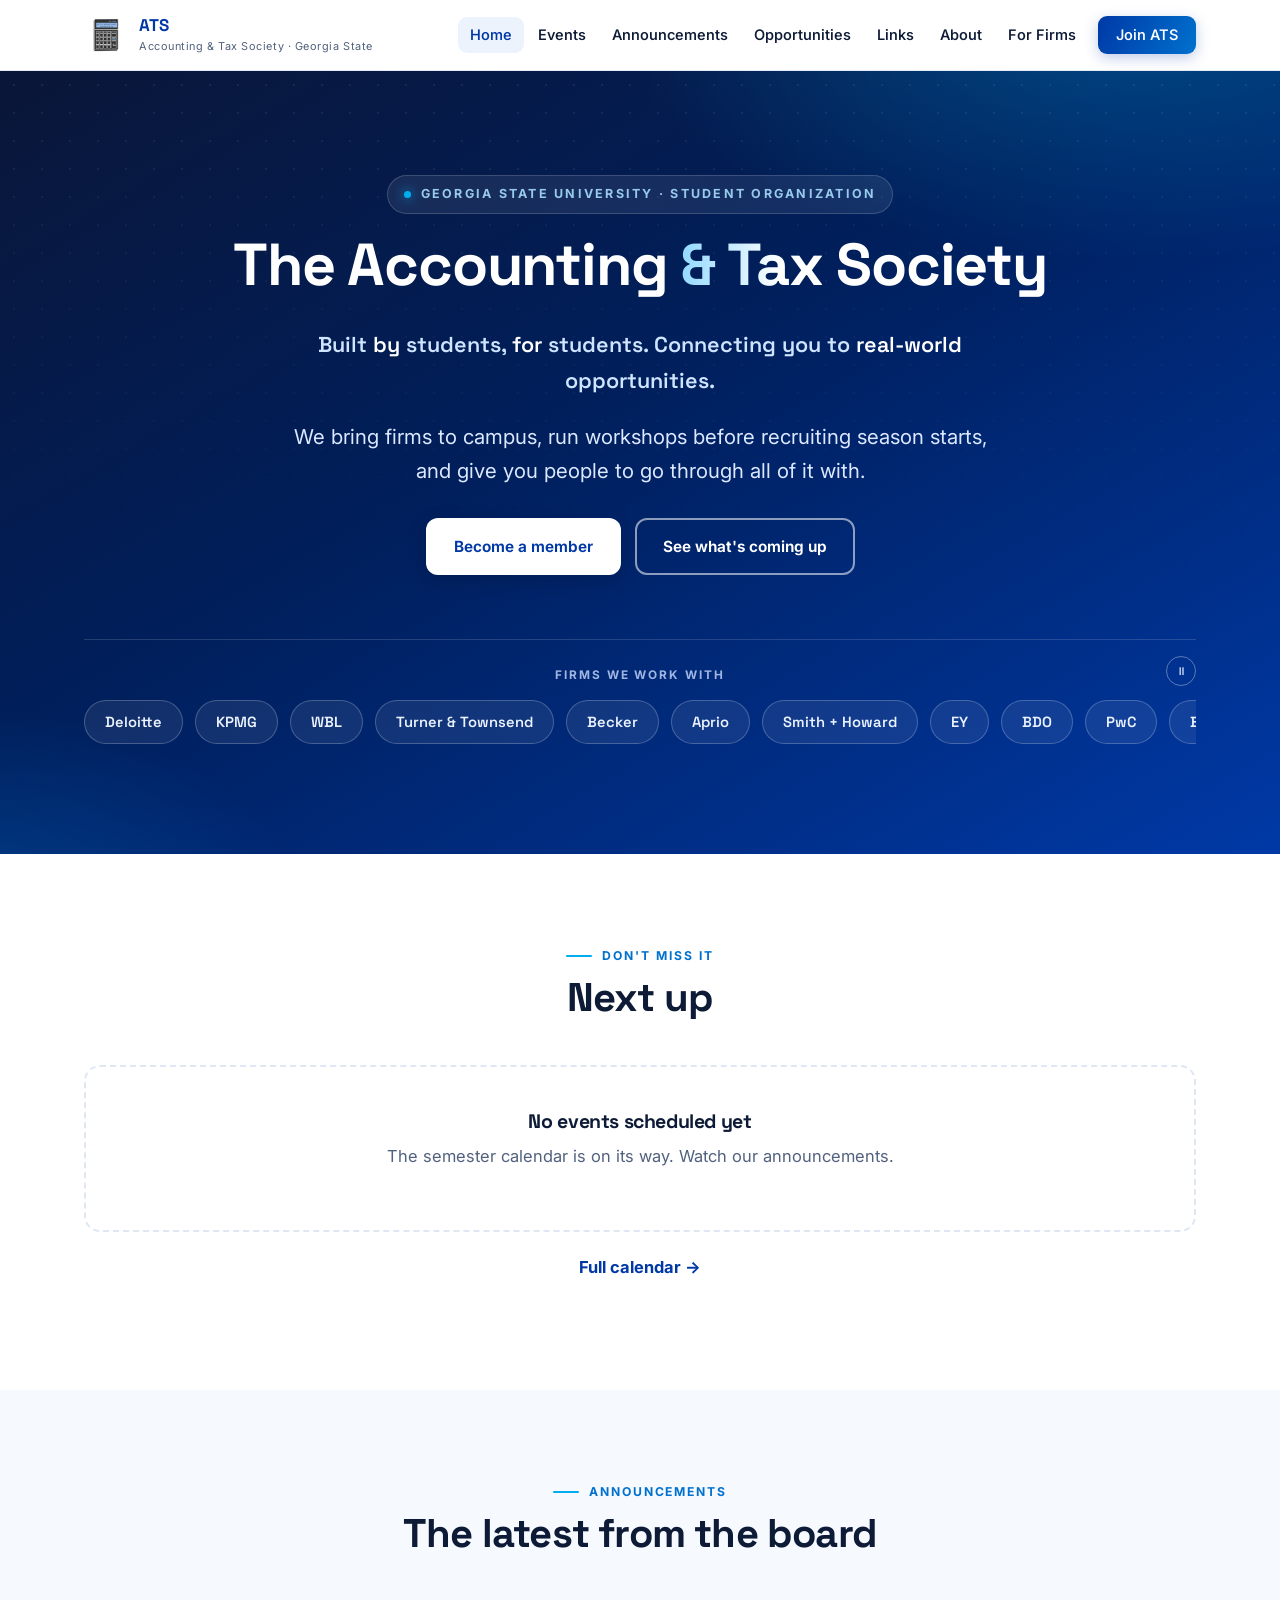
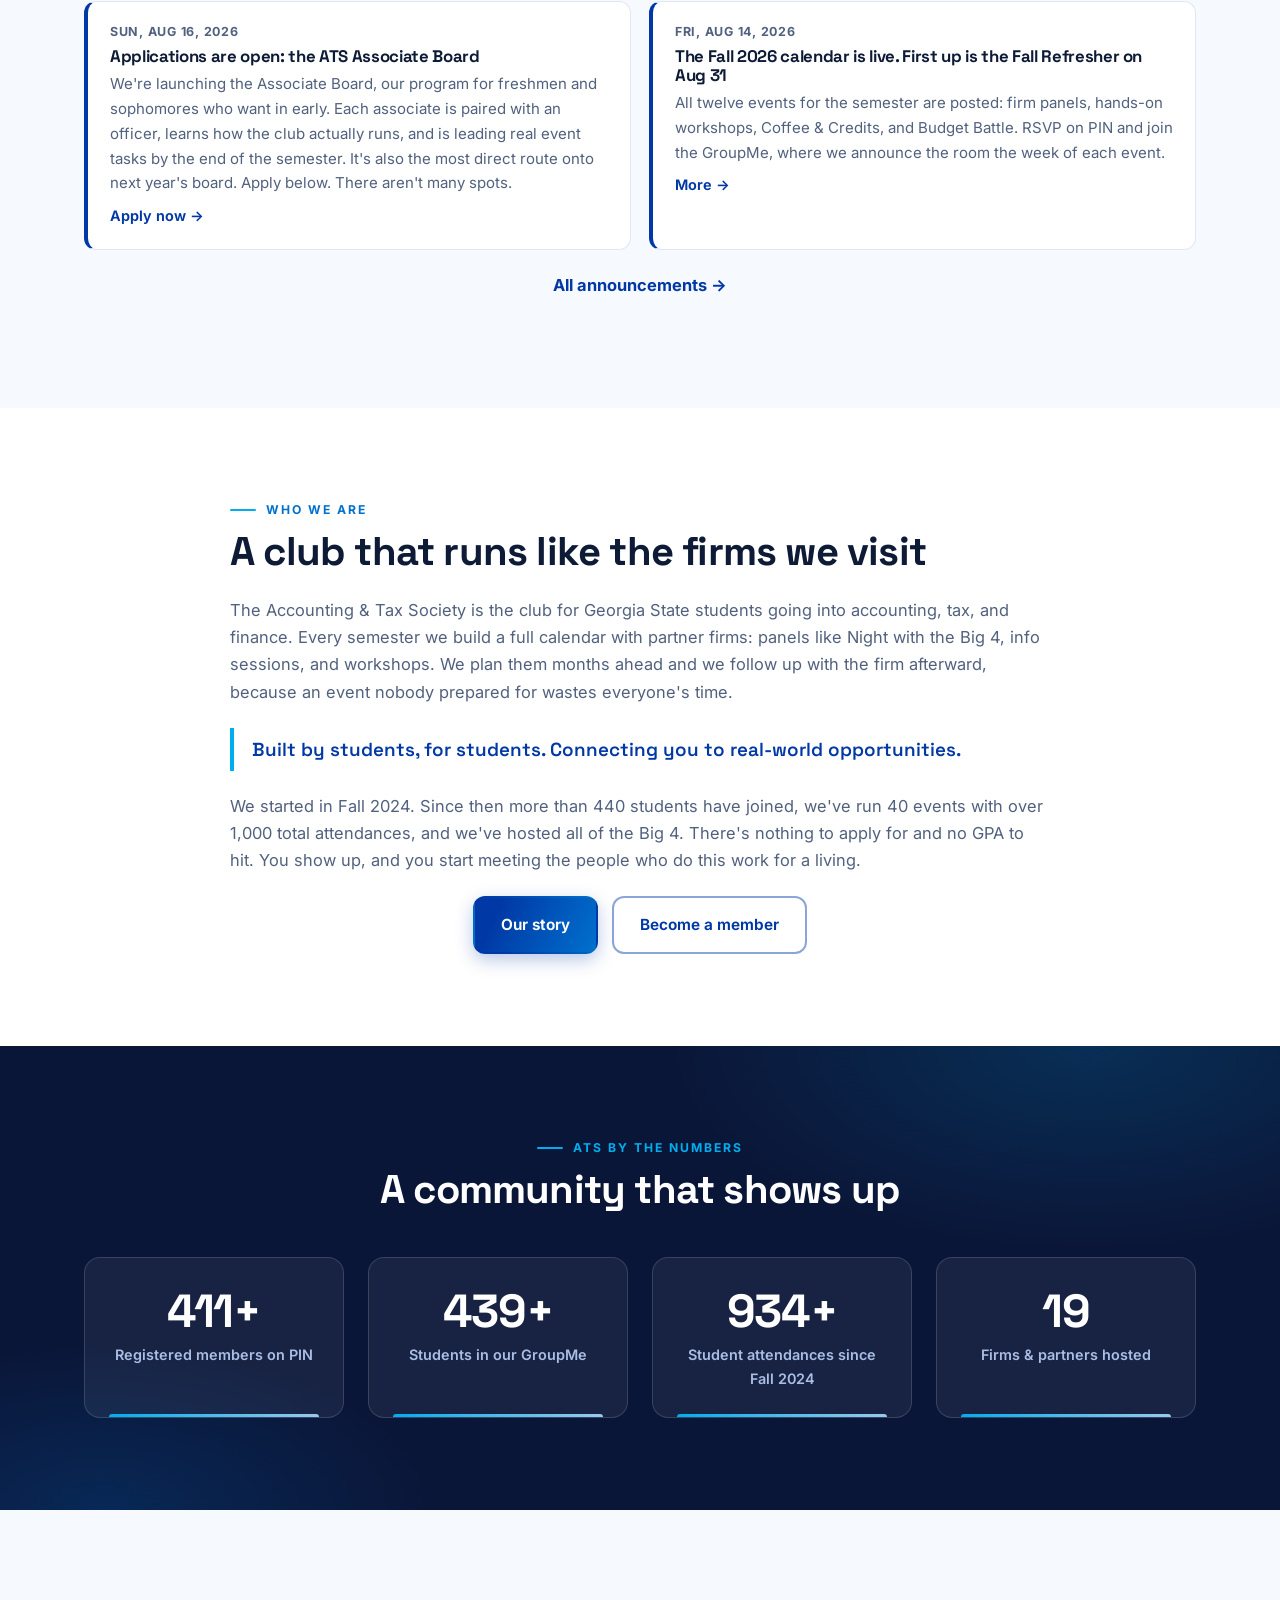
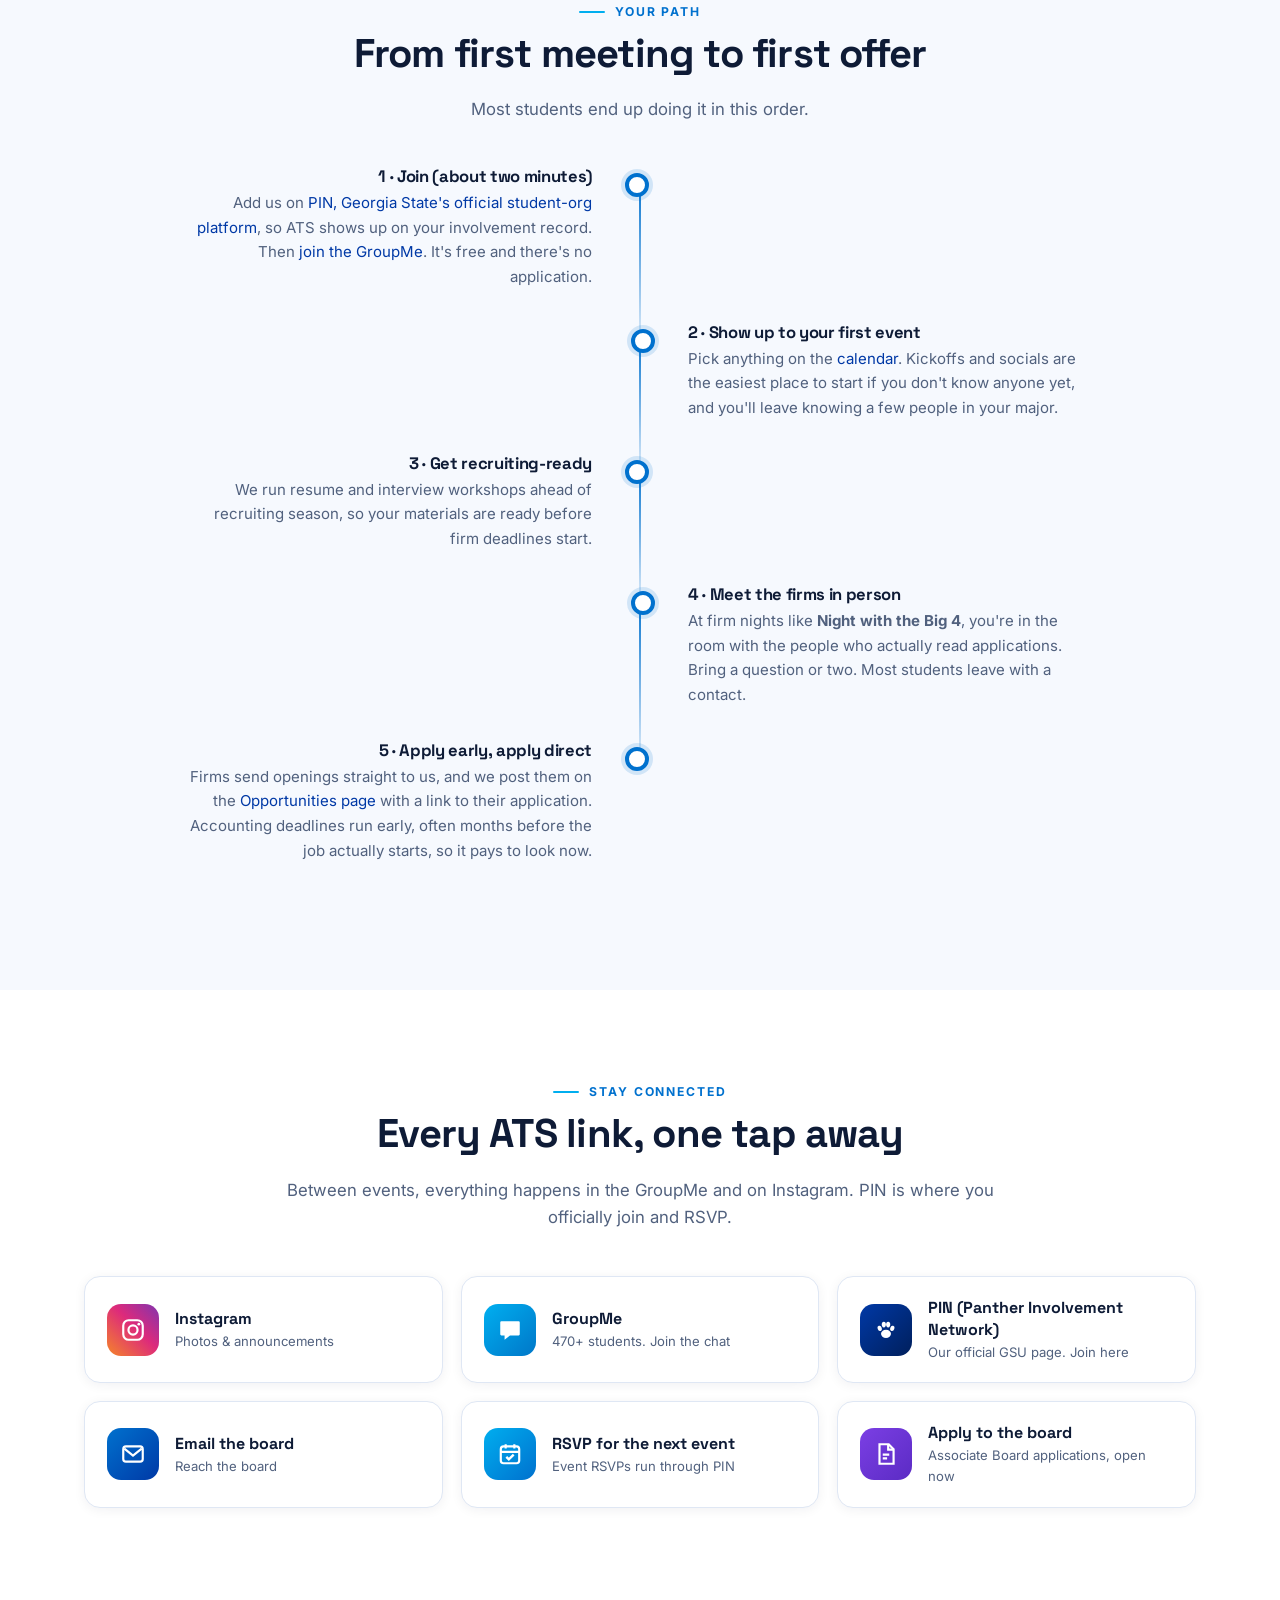
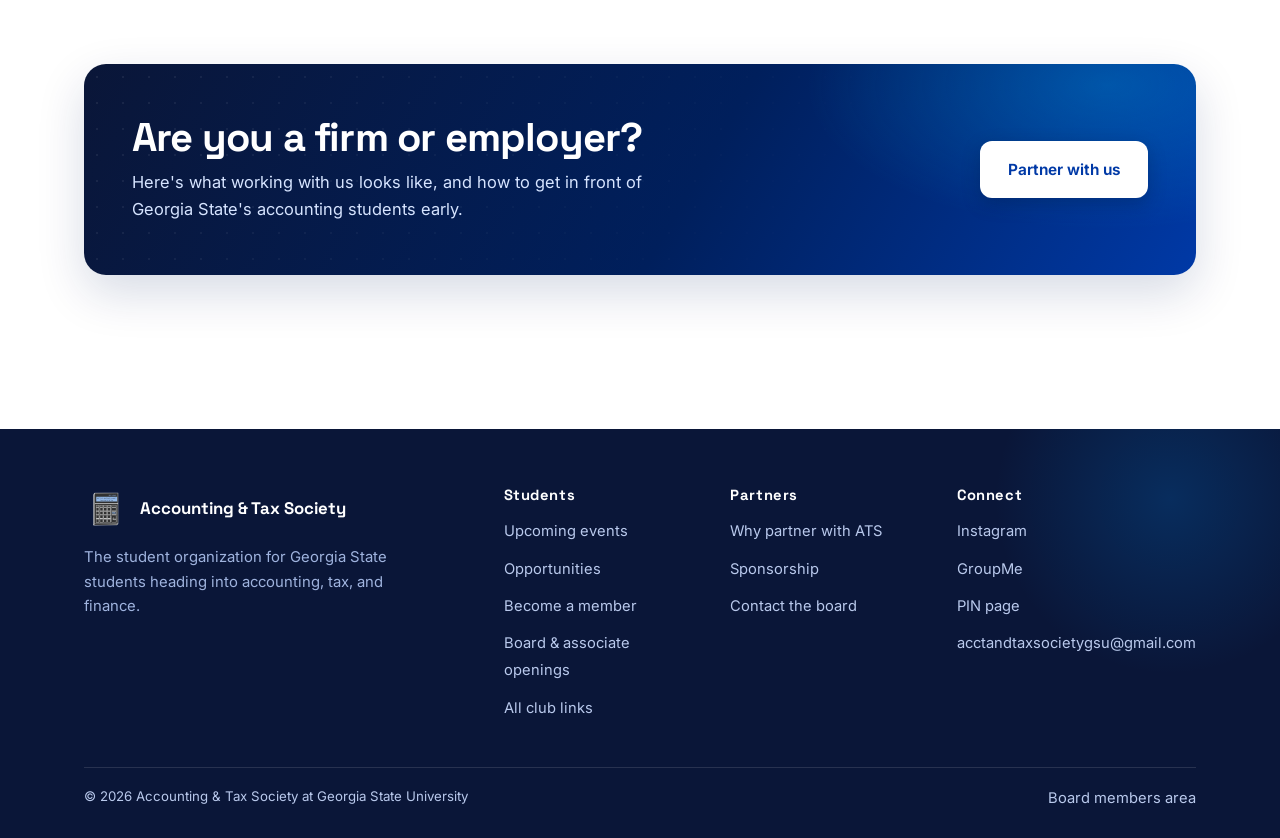
<file: index.html>
<!DOCTYPE html>
<html lang="en">
<head>
  <meta charset="UTF-8">
  <meta name="viewport" content="width=device-width, initial-scale=1.0">
  <title>Accounting &amp; Tax Society · Georgia State University</title>
  <meta name="description" content="The Accounting & Tax Society (ATS) at Georgia State University. Built by students, for students, connecting you to real-world opportunities. Firm nights, workshops, internships, and a community for GSU's future accountants.">
  <link rel="icon" href="assets/img/favicon.svg" type="image/svg+xml">
  <meta property="og:type" content="website">
  <meta property="og:title" content="Accounting & Tax Society · Georgia State University">
  <meta property="og:description" content="The Accounting & Tax Society (ATS) at Georgia State University. Built by students, for students, connecting you to real-world opportunities. Firm nights, workshops, internships, and a community for GSU's future accountants.">
  <meta property="og:site_name" content="Accounting & Tax Society at GSU">
  <meta name="twitter:card" content="summary">
  <meta name="theme-color" content="#001F5C">
  <meta property="og:image" content="https://atsociety.org/assets/img/og-image.png">
  <meta property="og:url" content="https://atsociety.org/">
  <meta name="twitter:image" content="https://atsociety.org/assets/img/og-image.png">
  <link rel="canonical" href="https://atsociety.org/">
  <!-- These four lines are preset for atsociety.org. If you buy a different domain, replace atsociety.org here (and in sitemap.xml + robots.txt). -->
  <link rel="apple-touch-icon" href="assets/img/apple-touch-icon.png">
  <link rel="preconnect" href="https://fonts.googleapis.com">
  <link rel="preconnect" href="https://fonts.gstatic.com" crossorigin>
  <link href="https://fonts.googleapis.com/css2?family=Inter:wght@400;550;600;700;800&family=Space+Grotesk:wght@500;600;700&display=swap" rel="stylesheet">
  <link rel="stylesheet" href="assets/css/style.css">
</head>
<body data-page="home">
  <a class="skip-link" href="#main">Skip to content</a>
  <header id="site-nav"></header>
  <div id="sample-note"></div>

  <main id="main">
    <section class="hero">
      <div class="container">
        <div class="kicker">Georgia State University · Student Organization</div>
        <h1>The Accounting <span class="grad">&amp; Tax</span> Society</h1>
        <p class="motto">Built <em>by</em> students, <em>for</em> students. Connecting you to <em>real-world</em> opportunities.</p>
        <p class="lead">We bring firms to campus, run workshops before recruiting season starts, and give you people to go through all of it with.</p>
        <div class="hero-actions">
          <a class="btn btn-white" href="join.html">Become a member</a>
          <a class="btn btn-ghost on-dark" href="events.html">See what's coming up</a>
        </div>
        <div class="firm-band">
          <div class="fb-label">Firms we work with</div>
          <div id="firm-marquee"></div>
        </div>
      </div>
    </section>

    <section class="section">
      <div class="container">
        <div class="section-head center">
          <div class="kicker">Don't miss it</div>
          <h2>Next up</h2>
        </div>
        <div id="next-event"></div>
        <div class="grid grid-3 mt-3" id="home-upcoming"></div>
        <p class="mt-2 center"><a href="events.html"><strong>Full calendar →</strong></a></p>
      </div>
    </section>

    <section class="section tint">
      <div class="container">
        <div class="section-head center">
          <div class="kicker">Announcements</div>
          <h2>The latest from the board</h2>
        </div>
        <div class="announce-grid" id="home-announcements"></div>
        <p class="mt-2 center"><a href="announcements.html"><strong>All announcements →</strong></a></p>
      </div>
    </section>

    <section class="section">
      <div class="container">
        <div class="about-split">
          <div class="split-text">
            <div class="section-head" style="margin-bottom: 0;">
              <div class="kicker">Who we are</div>
              <h2>A club that runs like the firms we visit</h2>
            </div>
            <p class="mt-2">The Accounting &amp; Tax Society is the club for Georgia State students going into accounting, tax, and finance. Every semester we build a full calendar with partner firms: panels like Night with the Big 4, info sessions, and workshops. We plan them months ahead and we follow up with the firm afterward, because an event nobody prepared for wastes everyone's time.</p>
            <div class="motto-line">Built by students, for students. Connecting you to real-world opportunities.</div>
            <p>We started in Fall 2024. Since then more than 440 students have joined, we've run 40 events with over 1,000 total attendances, and we've hosted all of the Big 4. There's nothing to apply for and no GPA to hit. You show up, and you start meeting the people who do this work for a living.</p>
            <div class="hero-actions" style="margin-top: 22px;">
              <a class="btn btn-primary" href="about.html">Our story</a>
              <a class="btn btn-ghost" href="join.html">Become a member</a>
            </div>
          </div>
          <div class="photo-stack" id="home-photos"></div>
        </div>
      </div>
    </section>

    <section class="section dark">
      <div class="container">
        <div class="section-head center">
          <div class="kicker">ATS by the numbers</div>
          <h2>A community that shows up</h2>
        </div>
        <div class="grid grid-4" id="home-stats"></div>
      </div>
    </section>

    <section class="section tint">
      <div class="container">
        <div class="section-head center">
          <div class="kicker">Your path</div>
          <h2>From first meeting to first offer</h2>
          <p>Most students end up doing it in this order.</p>
        </div>
        <ul class="timeline">
          <li>
            <h3>1 · Join (about two minutes)</h3>
            <p>Add us on <a href="https://pin.gsu.edu/actioncenter/organization/accounting-and-tax-society" target="_blank" rel="noopener">PIN, Georgia State's official student-org platform</a>, so ATS shows up on your involvement record. Then <a href="https://groupme.com/join_group/99381560/o0oduSKH" target="_blank" rel="noopener">join the GroupMe</a>. It's free and there's no application.</p>
          </li>
          <li>
            <h3>2 · Show up to your first event</h3>
            <p>Pick anything on the <a href="events.html">calendar</a>. Kickoffs and socials are the easiest place to start if you don't know anyone yet, and you'll leave knowing a few people in your major.</p>
          </li>
          <li>
            <h3>3 · Get recruiting-ready</h3>
            <p>We run resume and interview workshops ahead of recruiting season, so your materials are ready before firm deadlines start.</p>
          </li>
          <li>
            <h3>4 · Meet the firms in person</h3>
            <p>At firm nights like <strong>Night with the Big 4</strong>, you're in the room with the people who actually read applications. Bring a question or two. Most students leave with a contact.</p>
          </li>
          <li>
            <h3>5 · Apply early, apply direct</h3>
            <p>Firms send openings straight to us, and we post them on the <a href="opportunities.html">Opportunities page</a> with a link to their application. Accounting deadlines run early, often months before the job actually starts, so it pays to look now.</p>
          </li>
        </ul>
      </div>
    </section>

    <section class="section">
      <div class="container">
        <div class="section-head center">
          <div class="kicker">Stay connected</div>
          <h2>Every ATS link, one tap away</h2>
          <p>Between events, everything happens in the GroupMe and on Instagram. PIN is where you officially join and RSVP.</p>
        </div>
        <div class="tile-grid" id="home-connect"></div>
      </div>
    </section>

    <section class="section snug">
      <div class="container">
        <div class="cta-band">
          <div>
            <h2>Are you a firm or employer?</h2>
            <p>Here's what working with us looks like, and how to get in front of Georgia State's accounting students early.</p>
          </div>
          <a class="btn btn-white" href="partners.html">Partner with us</a>
        </div>
      </div>
    </section>
  </main>

  <footer id="site-footer"></footer>

  <script src="assets/js/config.js"></script>
  <script src="assets/js/content-default.js"></script>
  <script src="assets/js/sheet.js"></script>
  <script src="assets/js/main.js"></script>
</body>
</html>
</file>
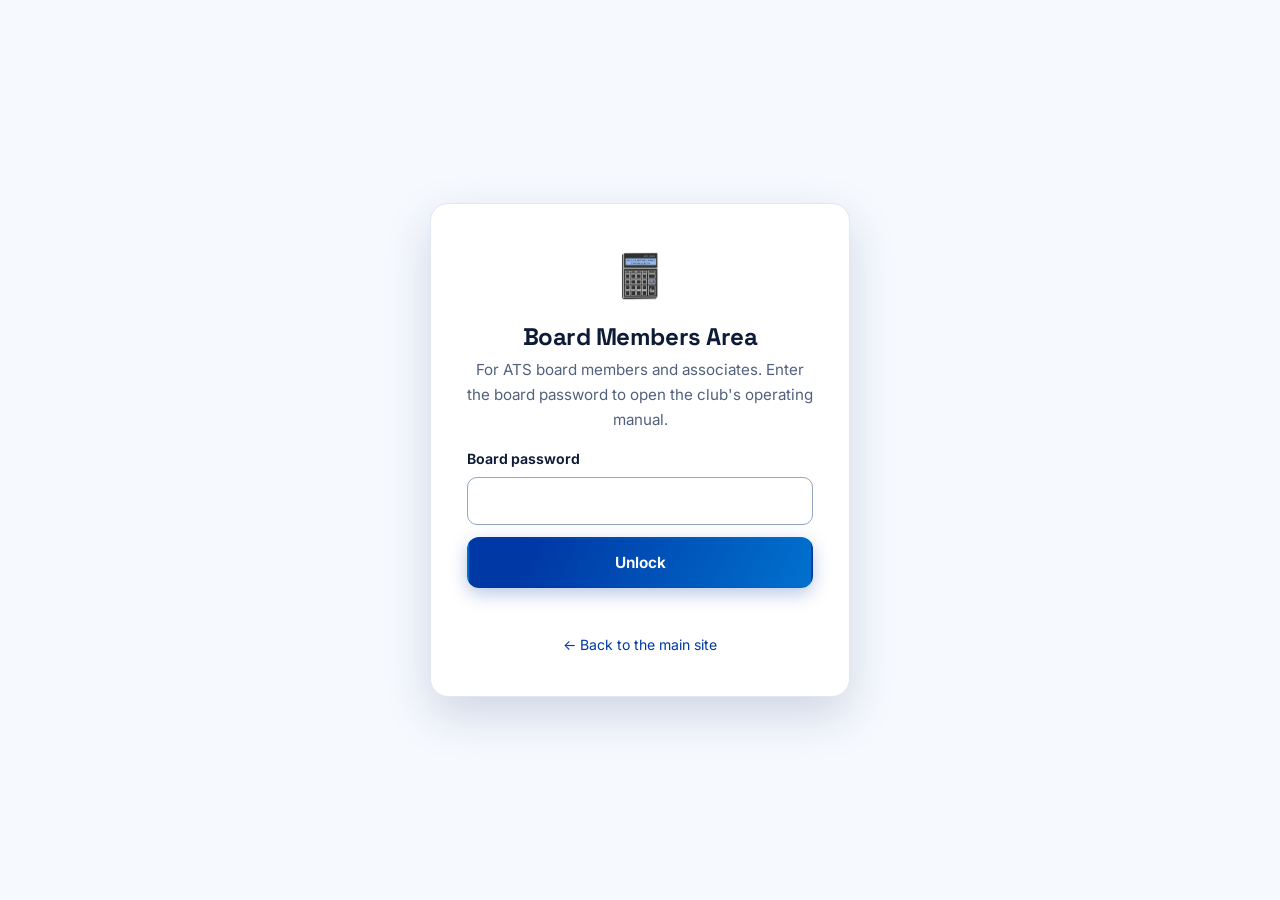
<file: board/index.html>
<!DOCTYPE html>
<html lang="en">
<head>
  <meta charset="UTF-8">
  <meta name="viewport" content="width=device-width, initial-scale=1.0">
  <title>Board Members Area — ATS</title>
  <meta name="robots" content="noindex, nofollow">
  <link rel="icon" href="../assets/img/favicon.svg" type="image/svg+xml">
  <link rel="preconnect" href="https://fonts.googleapis.com">
  <link rel="preconnect" href="https://fonts.gstatic.com" crossorigin>
  <link href="https://fonts.googleapis.com/css2?family=Inter:wght@400;550;600;700;800&family=Space+Grotesk:wght@500;600;700&display=swap" rel="stylesheet">
  <link rel="stylesheet" href="../assets/css/style.css">
  <style>
    body { background: var(--surface); }
    .lock-wrap { min-height: 100vh; display: flex; align-items: center; justify-content: center; padding: 24px; }
    .lock-card {
      background: var(--white); border: 1px solid var(--border); border-radius: 18px;
      box-shadow: var(--shadow-lg); padding: 40px 36px; max-width: 420px; width: 100%; text-align: center;
    }
    .lock-card img { width: 64px; height: 64px; margin: 0 auto 16px; }
    .lock-card h1 { font-size: 1.5rem; margin-bottom: 6px; }
    .lock-card p { color: var(--muted); font-size: 0.95rem; }
    .lock-card input {
      width: 100%; padding: 13px 14px; border: 1.5px solid #8FA6C9; border-radius: 10px;
      font-size: 1rem; font-family: inherit; margin: 6px 0 12px;
    }
    .lock-card input:focus { border-color: var(--gsu-blue); }
    .lock-card label { display: block; text-align: left; font-weight: 650; font-size: 0.88rem; margin-top: 14px; }
    .sr-only { position: absolute; width: 1px; height: 1px; padding: 0; margin: -1px; overflow: hidden; clip: rect(0,0,0,0); white-space: nowrap; border: 0; }
    .lock-card .btn { width: 100%; }
    .lock-error { color: #B3261E; font-size: 0.88rem; font-weight: 600; margin-top: 10px; min-height: 1.2em; }
    .lock-back { margin-top: 18px; font-size: 0.88rem; }

    .hub { display: none; }
    .hub-bar {
      position: sticky; top: 0; z-index: 40; background: var(--gsu-blue-deep); color: var(--white);
      padding: 13px 0;
    }
    .hub-bar .container { display: flex; align-items: center; justify-content: space-between; gap: 14px; flex-wrap: wrap; }
    .hub-bar .hb-title { font-weight: 800; display: flex; align-items: center; gap: 9px; }
    .hub-bar a, .hub-bar button {
      color: var(--light-blue); background: none; border: none; font: inherit; font-size: 0.88rem;
      font-weight: 600; cursor: pointer; text-decoration: none;
    }
    .hub-bar a:hover, .hub-bar button:hover { color: var(--white); }
    .hub-layout { display: grid; grid-template-columns: 250px 1fr; gap: 40px; padding: 44px 0 80px; }
    .hub-toc { position: sticky; top: 80px; align-self: start; }
    .hub-toc h4 { font-size: 0.78rem; text-transform: uppercase; letter-spacing: 0.1em; color: var(--muted); }
    .hub-toc a { display: block; padding: 7px 10px; border-radius: 8px; color: var(--ink); font-size: 0.92rem; font-weight: 550; text-decoration: none; }
    .hub-toc a:hover { background: var(--pale-blue); color: var(--gsu-blue); }
    .hub-content { background: var(--white); border: 1px solid var(--border); border-radius: var(--radius); padding: 40px 44px; max-width: 860px; }
    .hub-content h2 { color: var(--gsu-blue); border-bottom: 2px solid var(--pale-blue); padding-bottom: 8px; margin-top: 2em; }
    .hub-content h2:first-child { margin-top: 0; }
    .hub-content h3 { margin-top: 1.6em; }
    .hub-content table { width: 100%; border-collapse: collapse; margin: 14px 0 20px; font-size: 0.93rem; }
    .hub-content th { background: var(--pale-blue); color: var(--gsu-blue-dark); text-align: left; }
    .hub-content th, .hub-content td { border: 1px solid var(--border); padding: 9px 12px; vertical-align: top; }
    .hub-content .hub-note { background: var(--note-bg); border: 1px solid var(--note-border); border-radius: 10px; padding: 12px 16px; font-size: 0.9rem; }
    @media (max-width: 900px) {
      .hub-layout { grid-template-columns: 1fr; }
      .hub-toc { position: static; }
      .hub-content { padding: 26px 22px; }
    }
    @media print { .hub-bar, .hub-toc { display: none; } .hub-content { border: none; } }

    /* ---- Manual v2 components (hero, checklists, system cards, timeline) ---- */
    .bm-lead { font-size: 1.05rem; }
    .bm-pillars { display: grid; grid-template-columns: repeat(auto-fit, minmax(min(100%, 220px), 1fr)); gap: 14px; margin: 18px 0; }
    .bm-pillar { background: var(--pale-blue); border-radius: 14px; padding: 16px 18px; }
    .bm-pillar h4 { margin: 0 0 6px; font-size: 0.78rem; text-transform: uppercase; letter-spacing: 0.09em; color: var(--gsu-blue); }
    .bm-pillar p { margin: 0; font-size: 0.92rem; }
    .bm-jump { display: flex; flex-wrap: wrap; gap: 10px; align-items: center; margin-top: 8px; }
    .bm-jump-label { font-size: 0.85rem; font-weight: 700; color: var(--muted); }
    .bm-jump-btn { display: inline-block; background: var(--gsu-blue); color: var(--white); border-radius: 999px; padding: 7px 16px; font-size: 0.86rem; font-weight: 650; text-decoration: none; }
    .bm-jump-btn:hover { background: var(--gsu-blue-dark); text-decoration: none; color: var(--white); }
    .bm-soft { color: var(--muted); font-size: 0.88rem; }
    .bm-checklist { list-style: none; padding: 0; margin: 14px 0 22px; display: grid; gap: 10px; }
    .bm-checklist label { display: flex; gap: 12px; align-items: flex-start; background: var(--surface); border: 1px solid var(--border); border-radius: 12px; padding: 12px 16px; cursor: pointer; transition: border-color .15s ease; }
    .bm-checklist label:hover { border-color: var(--gsu-blue); }
    .bm-checklist input { width: 19px; height: 19px; margin-top: 3px; accent-color: var(--gsu-blue); flex: none; cursor: pointer; }
    .bm-checklist input:checked + span { color: var(--muted); text-decoration: line-through; text-decoration-color: rgba(81,97,126,0.45); }
    .bm-sys { display: grid; grid-template-columns: repeat(auto-fit, minmax(min(100%, 340px), 1fr)); gap: 16px; margin: 18px 0 8px; }
    .bm-sys-card { border: 1px solid var(--border); border-radius: 14px; padding: 18px 20px; background: var(--white); box-shadow: var(--shadow); }
    .bm-sys-card p { font-size: 0.92rem; margin-bottom: 0.7em; }
    .bm-sys-head { display: flex; gap: 12px; align-items: center; margin-bottom: 10px; }
    .bm-sys-head h3 { margin: 0; font-size: 1.05rem; }
    .bm-sys-num { width: 34px; height: 34px; border-radius: 10px; background: linear-gradient(135deg, var(--gsu-blue), var(--cool-blue)); color: var(--white); display: flex; align-items: center; justify-content: center; font-weight: 800; font-family: var(--font-display); flex: none; }
    .bm-where { font-size: 0.85rem; color: var(--gsu-blue-dark); background: var(--pale-blue); border-radius: 8px; padding: 7px 11px; }
    .bm-rules { display: grid; gap: 12px; margin: 16px 0; }
    .bm-rule { border-left: 4px solid var(--gsu-blue); background: var(--surface); border-radius: 0 12px 12px 0; padding: 12px 16px; }
    .bm-rule h4 { margin: 0 0 4px; font-size: 0.95rem; color: var(--gsu-blue-dark); }
    .bm-rule p { margin: 0; font-size: 0.92rem; }
    .bm-money { background: var(--note-bg); border: 1px solid var(--note-border); border-radius: 14px; padding: 16px 20px; margin: 18px 0; }
    .bm-money h4 { margin: 0 0 6px; }
    .bm-money p { margin: 0; font-size: 0.92rem; }
    .bm-tl { list-style: none; margin: 20px 0; padding: 0; }
    .bm-tl li { display: grid; grid-template-columns: 148px 1fr; gap: 16px; margin-bottom: 14px; }
    .bm-tl-when { font-family: var(--font-display); font-weight: 700; font-size: 0.82rem; color: var(--gsu-blue); background: var(--pale-blue); border-radius: 999px; padding: 6px 10px; text-align: center; align-self: start; }
    .bm-tl-body { background: var(--surface); border: 1px solid var(--border); border-radius: 12px; padding: 12px 16px; }
    .bm-tl-body p { margin: 0 0 6px; font-size: 0.92rem; }
    .bm-tl-ref { font-size: 0.76rem; font-weight: 700; text-transform: uppercase; letter-spacing: 0.06em; color: var(--cool-blue); }
    .bm-fires { display: grid; gap: 10px; margin: 14px 0; }
    .bm-fire { border: 1px solid var(--border); border-radius: 12px; background: var(--white); }
    .bm-fire summary { cursor: pointer; font-weight: 700; padding: 12px 16px; }
    .bm-fire[open] summary { border-bottom: 1px solid var(--border); }
    .bm-fire p { margin: 10px 16px 14px; font-size: 0.92rem; }
    .bm-phases { display: grid; grid-template-columns: repeat(auto-fit, minmax(min(100%, 230px), 1fr)); gap: 14px; margin: 16px 0; }
    .bm-phase { border: 1px solid var(--border); border-radius: 14px; padding: 16px 18px; background: var(--white); box-shadow: var(--shadow); }
    .bm-phase-tag { display: inline-block; font-size: 0.74rem; font-weight: 800; text-transform: uppercase; letter-spacing: 0.09em; color: var(--white); background: linear-gradient(120deg, var(--gsu-blue), var(--cool-blue)); border-radius: 999px; padding: 5px 12px; margin-bottom: 10px; }
    .bm-phase p { margin: 0; font-size: 0.92rem; }
    @media (max-width: 640px) {
      .bm-tl li { grid-template-columns: 1fr; gap: 8px; }
      .bm-tl-when { justify-self: start; }
    }
  </style>
</head>
<body>

  <!-- ============ LOCK SCREEN ============ -->
  <div class="lock-wrap" id="lockWrap">
    <div class="lock-card">
      <img src="../assets/img/ats-logo.svg" alt="ATS logo">
      <h1>Board Members Area</h1>
      <p>For ATS board members and associates. Enter the board password to open the club's operating manual.</p>
      <form id="lockForm">
        <label for="pwInput">Board password</label>
        <input type="password" id="pwInput" autocomplete="current-password">
        <button class="btn btn-primary" type="submit">Unlock</button>
      </form>
      <div class="lock-error" id="lockError" role="alert"></div>
      <div class="lock-back"><a href="../index.html">← Back to the main site</a></div>
    </div>
  </div>

  <!-- ============ HUB (shown after unlock) ============ -->
  <div class="hub" id="hub">
    <div class="hub-bar">
      <div class="container">
        <span class="hb-title">🔒 ATS Board Operating Manual</span>
        <span>
          <a href="../tools/rekey.html" style="margin-right:16px;">Edit / change password</a>
          <a href="../index.html" style="margin-right:16px;">Main site</a>
          <button id="lockBtn" type="button">Lock</button>
        </span>
      </div>
    </div>
    <div class="container hub-layout">
      <nav class="hub-toc" aria-label="Manual sections">
        <h4>Sections</h4>
        <div id="tocLinks"></div>
      </nav>
      <article class="hub-content" id="hubContent"></article>
    </div>
  </div>

  <script>
    "use strict";

    /* Encrypted manual content. Managed by tools/rekey.html (or board-source/encrypt.py).
       Do not edit this blob by hand. */
    const ENCRYPTED = /*ENC-START*/{"s": "ZJBTjW8bwuu96a40/xkQ8Q==", "i": "rryjqic44l/CpOl2", "c": "bQ9khS5B0hybEXrZ20DY9sGdYJoDCqzi3OWw+rDJQQb6ZhXCqN/L05W7GtVWDK1wKz8O8zPdaPHbpbTi1Z2SsaPN33bsKLNyoVNnTN+mKNBBWMQfa4PUrn1OFa4Sua7yGlOsqfX44i7ZnFNToNDRXfepGdaAvSwt0U8sCqX8kBq/6oxt8cqmm/Ww2VtvzapNMZQ1l1wcYh9DaFROdXvDJ1PXul+IYWdMGtfIzru1hDhMtJNblTd5ywGnVihjjGvyDhrstJqqF1iA5B2Gk8bsuD3ILs2k3UjFfDWWm1v7Ywjg61dTLk2R8GKlTobIgPIj9de6YE59v4JJN6hR/IGWqQEX1HxwVgzZCwuSfI3FXb2oabQ4uox5Y7I6Gb949/0cQ/+ueiSfs42lp3OjVOpM1puF8QHIMGYm4P9q8uZqG3D4CMtNwNm/20Ytya/[base64]/+vsxcSS0V2+4u05DmBWIKfW5TrWWogRRxyTbs97TUkklMlv7pSf0S9IZtQjSxgxVO7FesNiO1TZwObRI8p/AcHI6sLj2tNqLXFnl0YDkuwuM2xaOud/yKJeo1Xz6y1pbBot1maED0jc6ue4QmhrVO9ofKbFM6lxjYPm6w2FHj2qYX/JWaCnfYuwRhBCdBzfdjEXfVfs/dCVPh4avUVB3w1jJxTVvlocz+70Giv9+eM86DnB/bTyKxqjo2ORpTtmd2dGUc8JvitUPf7b2JFG8m8Y3ll3G59PP/xqotTMbSmngwxHXOnM6kZx/g52DSLaEfsvp8Dn44BkYiSTV0/kPG9PtO7W5rz5YND5vtYoW7yolp/kcRSvEMccOVPzUradh+2VzIjTcN528SZI/gvtepyz6bXzIMCwo2c8fGp+UkR+2hWRBPIPHJ5Y/FlIb0Fl7wpowzfSHOvoMH4J+QCt1d0fHTDONrFoyY/G9x5ds/eRvNWQ54rZoEucz9RW+tUHFOe6rRdc+DNPntAhlkrB47buwB6ml7cSZDTH5THBa/pmRAo+OEV91uk/uTh5uiRA03mCgfJ4OQF5CpkcgvXAYZlG60IyLPd5vrHaZSsjiTnF5xANyC0+LPSQrh/+sFHFONBe/TltLfOaxfNqiux7P1lm8hOm6UTdkoBQYW2kmF9T+IMRQHJzew8yece0Zqd8la+QovfaE6ZOx2qYUhTODmeqkFJHFy+lZmc67D9ojMKW114yjUZ6LdwIgYhvbEW/5vmmXplemvV25HUtGx7zTw9dCawp3pNH4sCNazE6b/imWBnw23rsb2BYPJVRPU78inT3nyCqzFG9x6l4qZcN6jSxhiRHJRRwjf7w/q2BLycnZvITY3L1d/d6ZLl5b0mcMOWaUmM7JeiINE1V9vsad7FRQ6xYCIXHijSqSTcb68fJfzmmtR+Pl0HkjZ54UKQRptXbrS8xpnLiaX+tuUJYu4Z7dQ+jQjDysUAIbI9Xkl6vLT1ZocQIFU4wowjPVRYkkInn7PRdjDvDliL5LNapUxN9ezI+PaDQ+BNCpYKk/3FkQg+zZy2UWnnyS3aeFIQMVUarteGaDnmKfYY6To/eqTJafBOwNJE6WuYodMDu0lTulkP3g9chXY2yJNYxFffcY6uRfevo4bT7jzyVOkcNnvxHZ/c+gdxbR5/UkVywQfgXN3Jilf17oM8tH5WQi4AnlHhD5q3wTDGQWD9vmvwCogbH4YRcQadoEEU0MEKJVEFO/Nk8yOf1XbpiCekIo+6LdIl5cxcUDTv1f/5znNp+E3NNFR7nB6uBZOHRMfCXu1irGmsNijo2qDDcZpft2eUotPaw7G+BrHuhTkSdrlQndMtcfm7Knfchj6u48ZE/zartV7G7O+u+E3VXxRCz5D2MWQNi6SZq7xDW9qWbWIIAv+19CQ2kTlrs3k/[base64]/8ay4CG6n0rNIVKMn8yiPcdb/[base64]/Hu022imiThHiQOjGYtfjOhZzzyNh+Pgtr0UTvOz82DcizjPXNYPYeVUxwOXT8T3lCOWakeaUh4QEMTThcGruQBIYLyaC+HhIa+xymy/xfvI3vfMTEAjy+Tkyn2PFHZkFp0mgnYy6wFIri2+q/[base64]/gqGV2tQt1xdl2MrMWFH3PDt1N9MkX/2BRvEoKmdQ7cdJLDa5DBqu28qarU3j/EXwbVBcodjmFz38LHkpwddF0wtZcuIgeI2/mGhxIalVmill4rpLBlofAtL6Ipl84+pQHZrPVFrkxEDu5ObXO0Ga1ZnjlXnljmFbBWzWWIrx8w/ZL6Q04vU10TGChS2onJ/[base64]/kRyk5iCLC8NTNivESDyKqh9y3c06ztSxunBAvUarzJVcNIH58tsoUlBCN6bJKPy6VmK31yZED5llVh129sfj3jlxZAW8YI3JmjnzMlxTqx73rSKK89Du2aMOySZBWRbXqDOYsODacu95f4TqKYqdx4RWAG5MQlVgFqKJqgbe4MWCWMeCvaxicAlGW2NBD8D8XnzBCZ0/M68G5LzHU/ly/T9CGdfmSw884r+vBTubjpdlTQooHyYQRqeWvJnjbEL+ijKSMQU411OI3gd5pIATcpRcSuJMgM+Wzkt4cb9UsNP9AL8ivLmxKDISTN26b/oX8W4VXb9xFVtc0euM6QE1vwH60rC9aapqGIC0/3yhk+VLp7eO7XzPGptxfNm3KIxhwxflaMhtDaET71fQpO9oxHR3MPScfXbtCUW9s1qhRKwufIShW93jgq5cYxRtEwXLCs+EEk3cIFs49xbtycrssfQ+1+dtkuABsjDK4DEPLljCEyg1oe9uMrl+YvxR/wwwGj2VSL+V0ZjK/qGxIyvEWIoWWqzVuNbJeQarsEnOBSkSdzKmhBbdxA6nMvCfNvB8ukg+2CXrMlwrv1yf/l+7/mULWwouG+oJA7n2NCNycYWu9hr1L1JFKmq5lY5kWcb06n3GrQH2ZSIZs/rJ/0XNSfEct2vqgvxRakaz3PaAYsJC1+UBuijgPoIYiYKhVHuxrJVovcLFKNtnyxGSxRdYMmQyIT1Nd0az3uo8rzJ72TFNJjinAs/aljiXI4LyJtL8iW5Nf/B0GLffJu0AqfXsPX1nN2Gok1FB6q6wjb4OwrAd2ys/UyHT4bhydEXr6zny2e1JPHwrS6aomGHiIFVX0F2I2+xSsZhIGYDW3JwVmjJUHyd3qSYTXFTfQCETrxOhpVD39FTZgG097/ImiIB5G0xvBf82MG9np1nTAcNKoVy6RuMOv0gltU3fuYUx0b1Pol45eLtBGBYzXMVSQeRNd3RtjpT12XW5tk00dRaSIjIq6ItdmNVevoQQdGd3Q4R2GCvAvG1QRtoB7kS0//RXT3KuszZMvF/43iqZ277B3IHfwzbsK7nhwIb0grTQ9jMVOX7ysg2RTOik7AoumOogqWUvEtZrIZNOqioblMBZN+YTOpxqyBesSHvSg+uYFX2QmAchubj2qInctFmSAvrmrtrC/63ZUaTfKOOmt64AzeW9AZcVLrJeIU0n9yuZybL1G5s8rgppSm3Cm8W4kcrduZoZrQ1fuo7qtAm0QUw42nsl1wfQKeoBr/zk2xAyxM6yqc3RGYQutHM/bATayj7yp+duEkLnEzdiEmad7/d3ag7uwJbZJCkfe0u1bXbWkRj0VyzrSwjVI+0ElmP6Y+xOAdSxSMD4XpWMsX7jxE/bU9e1L5hnDlz7F9G+VH7iSMH+GrnCoi+J866qmBpABLspRvm+UycRHO36KUkwbFEnH5yTbexSIPH4sXNDzfoYQsv9p8EuXDvKm5RwSvSrJXw4/xGZIB7iBnfMYRjpmZeGhMOr0eyTR2pTReVj6YnGtBlKYx4egOX0xbZhcJayRV1H2QYIzSFeaxpsrwYDO6/7DhkSeYHcmdtrNewIWpXgnqJM2QKN/kL0Z4/q7TAgHTLIAwbCCPM4cDKIWXtVmyCOqenDt/KY7yQMdjBcdiwpmLbRdtuUz9fgS+yQ7QnSZwEzFj54BQRzoleLAGp6FwX2vRTBjsc3cGZQjD3EUMFDc/9obchoBNLgVx51wgc7uGwQQ4FNagua+BElE58d9iDsN5jWg6SogfjLIiIDgQjlwkZEzRnMeAJrcbjHZnd4/[base64]//hAs6VzT8FAdLJS75FwZuGAkJlTmgHVVpCtv9HnfHyyrbOHhoCsBjcnP3evx8IdBA/ZxyLJZkJyoRM7rZi5JWAo+u0pxtDgLudV+PMiEXMm+72WOjOuePQvhgaj7grGkpPQvN3vSfUA3LrewWwJvjoaqtz4qDlYHL9e/MxHz+BLIq3puC+ipduOrgRQqsm78SmUKUEETrmUnabKWVpvCqw7kdM/+1CHfwNDMJxdqyC/nmxCS03bUx2YWs6zEg1P1HDUzA6E4g5nJ9PKOweRUNfLLP/wLvoPsfO5/WWYd3n2x1aanhWp+9h99H8a30OFQbYr4/NSQR6qBIIe2VMAbPhBqgJpzIvp+JERNIRtZwrr6NQ5dp8naOguGiyhSnqwg/h5hqifopEIoDJKoGwI4KpgK1huiqtnxa+PrekAxPKHG1QaaW79aUlgUzmx6LNKERJg6PwTpFSTauHb+OzmMiSeu74cjyxuNDOtS+aY/mSJnCGcymAvbNmY3fsOhBG6H+kHlQ4/CSaeSYTdfTk2+2RISc+m2xr6NoAM4TqTdBABWvrPOEQhK5lYYPuq7B/S9ZER+5ubS6QKG/x5EDjPz/2RxcwZEHGaI8QGsbiAoEV3imaoZaHOigCR12PY5qbTYX4+WA5Z360P2seEt78dHD8niXeZKJ6wNMQzkd8edWohnc+dkMamZOI/AsCBFiGKK6JvkLJaCTdfpfPDu+HpjWkjpMVFJTcqZUl5IYBpr3c/OWxduTYzJKPB9Re5yVMpl1uOji2p6VI4Gofn1M42xt94NazaiCxGoIIA7JvZfHQEewjrxURgOixQ7WDaFclwVO5bZIfRYX5+q4vxhEFgXyXWCSrj96bgsdPfyjzMbuZp5CIwy/PsmRyEORxnvJGf4p+5VAtteZYLBElNofERTCmyaej5Z3Aef8g/TcQ3SsssjdzSq2DBeYro0aNG4avVS3bsyDhvA8ipBekeGjxYMlmsox5BcBGtmi22/MkTzBKZdMD4DXkweoV95Yn8Xm7sVJHclzvjQB6UkLfl7ktyAUiXAnBuZr9X61iAyuGCbUkRYP8pj0kmuJJ0no6pO+REVwHg0yIi/vxLgXEIfyTKxu7EhFZjK0tuRemcPnXzbixm3mKGREIWidgk4iKA9PhqtrwBAxxsA8tu0y+ZYQvzUbASm8u9REf8oKWb0+kBgXr4w92fmpYWW5SL3vYHYjUqKAd8gUn3GWSxVMnu/x1zG4L+IXlq6dAZg/AlmE/7n0KLhR2IwhSUpD+xGDsPq/T3zkyMPISDstaCOA0HicAPxLi30h/ftNo2pXifSnenbxyxNh337FOcn5bcJjWKIIyuoEh1U/AmKQNkAxPVFNm25XDcZdkPGKsaeK5vGPlywBRiia0yhEslzx4SnKJEgHxQKOjyys6BzpP9nFtLGxrzEoS99OHrFdXiq6zGK48NrWuQC0eF1OwbIak8IfsM+Id4E7p3GWtJiQAheb5OXwuBDmbsomDSQQHQLjLyyNcPWLHhLXuts7v4T58vCjuFmQp9aA6+DnheRY/B3hOAhBYtXsi/fN667vYmG2NsQfundXYqp6bQ9TZcHkrAgW9H42vJ7HJbOORdQY/YHRdFTPjvvUuuRYrR6/Sngx6FYqQ+m9n/5OlcUxByH38i9WXFIUabCsy8mHLjvb3Mr5bni/Qk0KWWEdOKfJvA5l0nqwSRZkoYhaDyuXkZuRRPorzivPjMuDF0ehtnxqXDeRixAGv7gmnrSLTMFQvMLNpwvbaeqJcm00R+jEzeooudW6M4X+er5/mbyOKCAIwSPWVHPYVR+nkEWKpu94Pd2rS+oiMwXRGVTVwK72KOYpXq8KxcjC4xSwLEaDciOXukmtbvTz1MUpIa67px4vvHAaY7W9PZjjRuX+zQYl9k2fQp6vpJRM/Xa7SuErVlqSLQtBX9wk0jmDQ00upUtaYN0YJ81IhHDxvsh+f/XVZY/N8LVERJf2j8GbJ4WSj9LG8kgVWgQafDNf0pxtu8XlZvIu6Ye+YfxVZxr5MwlYFTJPuojXbqMOqomV7LvjkFWFazYPihbO64HLm5gMPhWfVGowk5eBQ8xRLaRFEGCRfw6VcXy2lcWJKaUBKfwfJAQx4He+531joP0kq/tMbnLc6nyaCeQAewJFk3c/g8Pm4u3BnKqcypt7MDYmaUoCp4UcgG1YDpRGIo00V+g5vRdJODbujPGndZp5r5kg/bMz2VHo74j6jJ/+MoDPlZLXer2SwKH7NTQR4gF+vliN9CHQvgQnzJZw5IhaFsvZrb81dfGgr1oZw4bBHeXNvN7TA/SGrxBxrl5wm57nseJhhtG0hROIainyc8CWb21m2h7h7b98ebzfz5Svy1t/L//QbS0dJjODxzjgOUG3zIbfSh3W4ynDQggkXs54JRLP2Og/srAyKBgzhF9jt5nQtB1Sgc+d6BBwV/mZoe0O8iKZ/berb3x6mo6inxt7unbPpxmTbY9ceLaCPwAJwl+JQtPpOnxoZFMhSLh9yWOdIbDwXMD8Bu4MfaxE/IMvTHYiEN4XrwxvaQifWFjLvDC3c6S5wH3DW2liofag3XNWfZA4NunDMBVs2tuzwAmBdCmUK29shnulbbsQjpxrV2xmTbyiLaYc7krR/E0Cq/0+ysaT0Nn/WOIxboYWKPydBvwRABSuxqDNgM4BYigwTEayHSLq8gxEgXDNZ8yub+8IWM7oqpwocI//HCGMaYEQbEDtyawYEWPTNtKOeSGaRk6HkOwTz9cp2kZvkyO8UuUFc+N2MLv+mflebH8vUACUVMP4ULTM6V15GgceDRG6I63aIJVFj/tg6EGED6n7YrBtfvKsPIBT09uYY9X0IluoAup7zEDC059tQZcLspVOB1aqO44pOr2pK0DTnMyEmsLr4HOdm6dnsVel/pKRuccPCLBgJEm10xDVsHddvvf3C88bcBrXhu69VAwXS8Iu5EhFl+9RuU4nW45B34o6ctk5yAQt443Q23Fqx6WZWjMBExHNiQY3PIkC4Bj8G6oSCryIkMgh8rJ5NiDvwJqo/MErAdDMU10FFXtJ80inGw70Bjojs7AJKrMihm96uXvziCj8OE6nx7lvptIvMHKi94kLDdraq7wzIAWr5/+AzAjLpuoFp0sZxSQFM2An0q43A07pCbVyu/EjnP+GowND+CES18vCpNwokJ5S/4pTZZu+lQ2jPCWZnxdzeYeLC+m5RH51h5Qruzt8xid0ySuCx6pLi9FgHCtEk85gA4PI0dEGv6VCdvuE+y6N/Ufezh2ditz4jb2wknKRjNxT92pm4D9NVokn2Bt5JWhR5rig/nHvcs0f67yVuWtOLWeaDZz7+wS+1NJ2V02TmNhB+9L5gOiBhnezuTo5GNKBwePzTywtH3dHYNN0bDL/[base64]/EUkIE5iSNHLZ8EwwdwTAFMVyFT5rRAk3VaBIDjSgpvsAvVoykXTiEBFmrruTsWez06msbofQexUhX3rgxF1TgKrDK1g8ySwPr0vbfEty3k1Nt0UvF805BgYnVYnwTX4r9jlQaSsnT5dOazTQ4PGBecLi2qDfkU+GzLjxrrBhRZ1jBbeWjQ0JbV/Ol+vwl7hqFk1h+cPPJUbpjDmrOlK6HCiuPj7HKiW5h0tYYYVOsCH0WQDYRTppFKf4DgKM3mz2dQB/8q1CjoNeXMUmQLP4bmIWHPfKBEu2glTddzrhRtp9vFFI7m+lGsAUI82H0kuRws0yLMCopQQSaxF1B5r0V1kUHzdbHGiINgu6MoQTDg6Y4TWWfr1tqi0spje/t391Zj35UsPNG8LDzlR68B+Xwno9h+1D+w+AGW5CVTLe6qni436W4GEOTmdQ7y6Ta2Jol+HwZOEuPoiZYoogSaCr+vo7yW9OdqH34QFoGmso0PN7iACUqPgQsDTppcS3pc4Q+LkUNSCsndiX6+TpTC+eeYF1Uewr2hc2kQYz4Nw8qQb8CDx6SpyZ/3yaQCx7s+bC3OYERSY7o6rGbqVAGh5Ve5kNiq8U6PoRHbNQmGYyOlZsYiSHds0oMHqHU2KvjScs28fA2FlkFOr1PZaAwyY34+HjM3DPOjKTgqGn/R6npzZhkZJXoDMIzk/8R+07kOUi3cB8JxBmeIMpVbjIkXDeo6+zD8v31DB5EYcHXiq+Hzpw1VnmnHjM4+tcqVBodrqeSZBlXLmhoaF1VrM0JKKMzIPtaKWQiA2Tj00fHOA6+2EheomJmJeHQypv4gDMkp6ErMgQS/LwQ6fqdfAFyKmHYtVF/8T0m5pi9uRWMvW/KTj018swEme27dO+JCvkBxM261SAJIamPWGMTmNUFSdjJxgm0nXtJMXbLyW18GZmziJ2iYL8dDKCmO5DRBRbUKddWPsgUg2+dsXntbVaGlgmfzcPpCHOvaK6b1JH2uN1VX3mWjhh/2nCWubVYWJskZ69u0ABwmZd4E3nzGfdo0B/[base64]/kvt9mH957ySJGhDAbYmMIHQvmMcNV5ehmsy3dtrXufctTb4dcwZ1oiB1PaQJ0ycGQMIY1Za0J9rW/QNTOkVG7FGEECC4J1gRGrdAKstFHXGvgDFMPZNmPSiA2Kdrf3kpX/WC5BUkbOL+qN37lIbfNnTG1ufrh91oYr4VONkDWXdxUrdN0nQqez/xCzOXyH3qZoVyAdeIOZTOmKSgWDvdR2hQ4kb6hIDGlYwTGi+v2IQoZ4yz6QwBonn8QJbxmNKgB/+J60ylHYxOueMW/m/5mzaKk6fFyth9nvUBg7LDJw41Abwsio/OGLNzFMOM4YNyRbWoVXkSWVn3DLsHMQMBYY1L8BlqrrmsvG7qTfvuc2g6Rqr2rkpR0MpiVXvXASGoWn6qv50Ihw+JUlxFMDvOjgB883stPwtmvfA1mLWEW/K4fHR3OjNWYF5XGxiy3WjQXFznHgXImaTnXiaTgcqsbuWTi3hHYg1ePQYa5N2VZAQO2NARmC+t99/illfVsHxG+Qn/BhD3aWy1l1AskvjiGgQv2nBPx8qyqVZsphZsCvFcbM8nKBUpChdEaCWtpXqSOw8Ydfgv4qXJzNhOGiU1S8fGj5r3GnEY+G0HRBlz8SRV4IktnYxqZ0dx26uDW3KQtnbUb9o/1U5ww18PXq5CeOuWB7LKAjjcZsVh3cgAtSyrHOxGbsXIr00MTqeYn8I4ktItbqfEtFXpqhc1Mhc1KgTZ/Cf6T1q/+76aBupO/zgM1PsPo1AWOGQJhRrJrKe9M00HzLLJr6aOyB8zjnfA3D++IRIuSsQTPkp0Z+TLIaIJypVFRY9w+fQCNqr5LN8TIcK2v1BnrMvu/MqLAr4Kb+mk2noMvfP3CkU8oQooxC54khQYmUuodLep07VgB5C4y6Y0rzXfl4xvmgSe9BZa7XR1CuM3W/A5gSdcMC79096XKo+vw3mhE+/uBRsP9ciib+PFh7pTTbxQI53zve9OQN5YlKoP8p74NQUJ0++x/k/o60gmQDkcr+NFLVm0wtculvzn/[base64]/3tMznB5aN5GnK2zuyNeDUS+me/r8I6sVJgHKl1V7fxyYawMcvDaRJ+UIe42n6yLAisnNLCFHqV4keETkI8PA1r/fSbLrZIt1rSIcmPHQ/LBxQ1UG3MczMnyaRj4/jvUbZQknlhyQSJNRuBUWPlPovnVPEKRXNbjOJgfIr66Alteiw6Ghw6MSBe2jIcqp2fbkVY03F9cwBYaFH9KCR3AobDJxm/PO0dApCj7yx+OHurOHetCkyshvZTcxk1tV5KQmRMGBhlYCm+c4+D+e5ucYpFrMQjQA1wULO14q7BmL/FBfXLpYaUCX1fNxWAf8q3DpzN9zaYTQ0KboYIBOxxEwEeayXDGinvU5X8+nCY04eoD/hUWj+hIDm8rDteLYBuqynIJkI/4CJG2K9BxgjGaZv4Pbx63iCyIFA5JOsPn4+i0hu1dPVwr+10M2oLCg8VzXfSt3hOjCMk0WwmuWAfKzE6HvjlEwCJg6EYbqRKaD4cgrNF1OXw6+beySNafQCIM0pAgugtqUK7XHOOfOQoS0K7/ix9UGLpiXsTAwTcLiKUag+LrptNL/[base64]/LfN8uAxZe/inWKRFEd/hRAGABHVWw/R03gnu8+zG8bh5FQ6JTVYsAv4WGw8qm36R6KCw5NgaUtb57itf3MisZuUPso+M317XblWLR0/wt0uUTpkiAatJjEa4EwWzmhEJQ3sPZ7lYqu/vVAsmo7tnVkUvt/L4CLpNPZTpd8Pz2VGT8/[base64]/0ApMeDQnyDaQaw1A9lgvyIzblYRSIIaSdH8rMmja23i3/yhvfHF++EfFoBleIlaw2g5R2xE8wJMut5XbW3yOIGmEohHdNlL7e2i3HoxUqq2c/CnMbP/0QR/47cC9C1VVlEt98ZE2/9t1nchBeup1AfCxLwrrwDJ2UkmULDQ+pZ/0Dx+8+zQfDDdLLvFEpYqYwlH5oZDhBnR/ZdTd/Ru0lJqxMsrJO5nIKIzzu+MX3MpHl2C6qDC/Tki+Oq7Q+SwENOFQ0qgS8oWQJhkMMTZpU8feI57EkbJ6IWxAOXqNM5Tf+UxU1bfuSfa3Amp/df/zvwP+dlNBLc9aMUhbbsb9T0oJoTgrE30GHk5i9GhVhQLyQgQpz637OyzQMnEOt7pgXK6uQzuD0KIGgbncWY5Rgok4SbjoQ+PQdGVGZG+dc/sqrq7vQr0s/LcakxqEOxfC8i5JeSVC9jvyrUjFMrok6kRB6yZD1zresXc7mL6PnmLLUDj8aHHQR6GlgsS2A8/[base64]/PyG47eJo1d4lBnNrGvkJatzXo7kDG7b5Z7IqjJrE5NZhdtiM3QHgFoUb1kXHHjAI/NuJ3e5SEypT9WSxXOhG+ynat6DXvqpr3EvrDp3V0Rf55NFYFOjdTtZ4QJAj+blaO539ydCd2ZBGMna9ZUfEhBoDgXd1YVURTc5MrY2+lR/tjgy2osomv5CgnrXk3ilu7ZnEdWafcL6S3o6WNxkaD8tN29hDWu8rFQhiWx/soVhE03FM6FGC8E8CpJN5JphWFSL4D+k/zBNd3DYGNXVIegZX3QEF021eA/KIxj/iJTmJh8n59Sn5FQKQCmUgMit9Zd1JvlReQ/MWzAR2gjGitmH+KWbXgzi1fLNQ97mNiNBgFdwLbgna0FGtOiWWUUG2k2q+nxDvpnBMsg9gXLGEYjADLBvvkSEuMdnjCH72rxgT9GEG/1Zbz86F50p42tuUEKUyiyRczhVMGwfmx54XV/+4DjeJpbONjt1wsByOIdwqfh22Nq2uNtaVAVPb75EnCy90cPTPSxpp1uvngtd0QwuqnPi5ieiINLL1yFwN03qkMXbG91oCyBDTrrFv7Uk1MGonDaY8AppHoQODn8iSpY6VJuO2aSKOL8ECTKYcMNb8puIpLv+srbc6b54s+s8MN/PTtfRQsHCrOQhIeceWJMeK9hhglZf6ehjaISIGj0pL5bM3GphNyrkm8HTbubfBpQq8iAFYoTgI9AxtAU6poqxUHBLzYtVjVA+7cRaB7QchyTgmaG0LZbi6kCo0Qzpu+Fyu/23kZX2d9L6GAEr8RLgTnPnO9pTMwzH5iwPcK2x02JAtVeBqB0ilw9odBOQodWH+DCI+hYDCmVIJQx6keff/oj1kw+Wrx6iqFp60nDO/0DBRcIcci8xdg7hslttskb7Aq7ff5YQQ3BnYcblON8Thc3tBIzbUP0zXNmadcWqt21DofwzI3YLwuNCBVyFkeFmOPr2wIPkbkcPPXbXAXvl5NJP/DrsNpc2hiaZmbuu/hZ5KOtv6k7IhS0wnp6X0m1iemnDfAVorqjYBjUKKio+WSwZByZ1xpoHd2DstJJEqlJIGnpK2HYEz58Lbxthe10be+O45de/GhpU52MVZks6Ujcz1pFEiPgg8XMweApMseEOdid5UKoP7c5NZDXNE8N9ODVj/HHQHKgU0rezBu6XYFcQ5NFOdfNmbu5KZz7zNQZlWr71JkWtBwRr5It98GY/xzmqrdI6YVpdv5E4CAqd79Wk5a7jZ7RimTNWrPJEchA912jThhpVkw5kCtXPvymecDZuKxcKGvSce1jv8x5G1jPVEusUzHIFlwPkucIfKkotYA2LmYuPU3vw55b+k/HDRpW7gLLBoN4tgG7Ow3oFFUupYvlunLeWXiagHfVRQAkQZ/hRlriKD39ElFJSJ96Hm41CLfnhc+ZRWtwkhbMNoo4sMJatbKe9vIXCoqar5QOq84utdNbYTaRlUKp9Irk152uviRbFoAxo30l6UITvRClFVxtk8jctq06PMWNTdI/tmEB7DVHq5QSgz8A32arEcm/cs2cwmNnGZgBoHvE887Zfobmn9lykblgPlY8EqncC+kTcWCEhlE0mZaaUBhQ4XxupfpCR11VyGYyAtVhKdq9cf54+5priunYu8a69jWwrJNebEfv0Fk/MAWhvvAENMTXQmzbpWRWh+wxfqH3ymK8gevjQv64dluFS++KCjGcGy6X9uk3o2TcbyGCtymYyAY7eppujh+sJh9bDBrgZ+Zb/8sLZGTXBAAqxv6H/1JYm1Srgkh5tLvfEgzumETInU8P+HD+RQaL3q5C78CwYBZcMQpyZ6ayKXM3twg4Lj004IKU1WkVQkOAdZfXY91Mwtxb/ihYMgEdW1YrP+kMMxXpe1mfurcfOqnkLYo+oJit2FCRTz+KdhKIeVQr0y7SJ8SmL7wg1Jdp+ADnugEXDPCCDIuvMk5qyo7H56VhzAF9jreZDE4l7UXAFMkAEjacSvY9A8DeQWhrJWer2eFsXC3JM5Rv891BGTcmmIKvDMOBkjiaYnR8m+3bK2TJZMtyw3c5/3ZYgBi5IUJXuvWZxzfukmXHxfCYaO8Dmf/VFCvnnN4wBapPhJKdt+5mp5EUZFblkZyTYG3d8FlP+KkO9KxOC7wC+hzfGlKcpKXO+EGWN/C9n6qTkEFAe/UuKYKMWA84IFkeb0cl/sgN067w/UcKfcE8xD7gL8OUhD7JfIZlzFugIcGzzFGcYlO78UsRjQkr3Db2ASR2p4+dlA6HiWiEPQr4UEhHyIOEPmnUkI5fA7PvzBBAVYAS9g4p46CGQ3Xa3FO44wts0fAlpiuQKE9ySrAsFu84LpK36UDNlKXU10nMPWhQyR+B/Pr3hHr7z4gef3R3nRSpZpv7U8BexJriMLVa3ZMg5AVenCBk/hN0Y5or29Zy/DPvQGZkO5HIWPAR1SY+3gKwpFZ12HeHY1CbAwvPnavFWyoAihYQZfNIGuDfUlnlLm8OzfBnxYxlzLgiM7thy/[base64]/323iKJiuBzzWMsU3IHXBwrZ+jrb7PR/VBDi1Yy9c1jup55nnGXfen9STHA/DmOC2OFtQSG55ycp1Y2378Uazzl/lo8xeqU3yZQ0cvvKnv4y64px9GaHr28DHovTeH1+2hIOZeKHR2TgF1X0L8ynoj/BOnMcQ7tZwCg7shgt8Lnz5HHu/cjJZFlRbEpJ5/Yj98eEmAAmqbw5dnxi9VGlAdiBmC48e6W8uBRaFYqx+5ZxDm4rIrWjYnfqzX0ysZTd9sO+288dkkZ1jUICOsdeI+MoAvY+CJYG6ooSiDdCJK27++RtVbl+tcKKxFbOIHEq8sjvdwtTZ8lAfTMkDAEiPtIBmH2bepMIEOqDHNW/l+4+Jgs3pu3VjN14boXUT3uVqiR6v3IkY462pXPqaJ3Wf6FRNK+rVFO18zryEh5Us/m8i+WyzB6r4uDV1ER0oXc6kT2PvydgnxqFVi6RAO7roDt3dE4i1dhg2UMbiha3zlqVt8lgfJFqiszsupEv9RD7lE3C/Ep5QRA5wA1H8srg3fRbHb5Ou6QV7b1pQqe+HnA5Agg8r5W5VaUOtCuhP1iOxdwgOp1zFPtkHvYYhuOAxkBBtb0cBITQqmf6+ctMnNG7aYUd7/VkrZTQupWtfAeuYYz8K3GB2xkTDsLZi4LQkE+MCfI0I8Sw6QqAUwtpS9l3ohICm4gh1hgC3HDi1qai1kUweGHpt8Z7sHJdh9aFvRfDxJB5us6hFugfSRAtIqeBAXq1Ppwadoy3UTcWphcPg/K9qnA+/tTvarfi6lOVS7pdbXuM4y8TkjB/12H14WhSUtQvTmmyTShn46La8Te/1zItD+Qd7nwC/4wK+OwsiRilnbBQkrklFmZ1AHZkfr2ONDhjkR0thH2tL5krkDx4Aof5A04pMQc3PArmM8EaWgwLB5wzLVjnWPxMD+y30JK/[base64]/Mfy5NchbQ3F6Q5s/e9kruA4XZrT9ZhscPs1dTzeUzIzvpgctDYLGbIQVN8Goc5+M1nTa3+VOfxlJVor0PG2xPHOK29DXg4eHF82laqNLVgE0v4pLK88eCsTbV/5m7d99n5Zj97PXLtEJzS/QiuWuIklJ0La54Bb5yRx/wsD4tV5ssdlMibMroQyQOvgBEncLoVBrUvOwL4dhQq+Mr3k3Z41IBgGxbYU3ENcTsSucW1Ilec4JMa564DBWXGJeLv5KzCce4uodPj1fO+DFRQgukp8DHfHOa2vn1P/J9Y354fipBiCBIe01+KkbLef499qv2tjPYkkoNlsMve0xukA+NGJsLrp+2tHTkSfiEHSjHa4xNdWI3sgDPi1CUjvnkiDJhjDyDXFDoqf2hOukE6xGoBunHZiofsu8ZLyEsnnRogaGxeqXJdc5x//puavi/d/ibMVtlL9ufjux8cQp9x2oYwyohSYoQi1UbnuHRe6/yKZK+dmo1s3HGnZS4dxKqxOJpFlCSZzcFlqD6XchaSXbJuHdybWSWln0D8SW9wsR1v7fqdYL10GHb/X82LKu47KholP1C0tw+2H74fiQAeLaSMkHDa5jNs6EyD5lGllP61kbm4p1Tz6PibU2j1TA22V/DUzxhrH04rSRSPRwxW7sGRlqBLlKpBvTlSMPPXgbwhWZdTiANHEMeehZii9UUn+R/X30s82LSaw1/RHs0zF5qdOtvVlVB0lB0U2WmVT2gpvjC/7cyZ/sQZVshtgoEEhoALZeUZSURK0R8+AETSdYXE47PqARM2Nxsg8Z0ys6l7nTtz1+q2sDXHBkWH02cP4rkonKE0J1vSijXW+dCwOIocSi/rT/J84EF4lH622Pw38Zg25NcyQhN04KeLugXYZx96/6H/US+Qq9r1iex1/tS5SALH+yq0A+P19cLoZpzv3zVOXTls1hmLhRMk6hipqyOq/aJIqFmnuYGixSb8vnzpY0JGbDhQ1nprhDue12DWHOxvxpnyY0IavGKNeg9c4ajE6/FIewvip+le/7xoB7s71br3vF1mtz1hLKDivK6tFGe6bC0f9FVPm5WK76E4w7FRmZ++D7sWFuDK5ksobMr60+wrYJK/kjigX7kyfgNmwTh9Aten0+vk3ySwkbDlVxAKM+kg/y3gpUmzNa70ym8+eBm6TRhaoaYgy4+nFq+68L58gbrTeqjIN5JBHXK0e14ogZx0R5C5rHWy0hMFKF5MJNtB1bD+1OYVSJjPT84YZl27uciZV8IFme26X73bPFtILwRYaDMpWa2lVYjulLQUsaIh3hYq8nodr6MiG0RtCIwee1oHCSinADs07+bQ1A9bZ4gzBMrO1/Ob3KohUC6E4qyMt1bz/Hiqa0ofJdoXdwgs/RrjDTW6uCedoGyvsKPWJmzEYHO4dxR0+1EHwThBuHpWahIYkpilwEd1YXE2rVVs+3yzzVCFTAV8+FxWsD0+frjMUCJPTRQY4FUpaLOZjDwjUhjWiIqjS48F3+kc3/BWPCMQEAoSDquzQrhJ6jn6S1dW1bfDZeFx279Bpy0BnSngMGAPFk8ImQUg3NmSxwLgCWiIR2sA2RzgL58p6IC1hpWv0yN0EqW4wDzGu6XuxyN1sR2p7U/f8Swox8u3aeiU3DE+Jr/rx1BZzh8/iM7zE20ydxREpskRiS7rw4y0ELyknCSeNH+0SRLfgwU9XfEXwhn6wbdrF5KUJMyWv50cP55IWOyLOC0N/zZQJkp5lwt0fjHH+CAAmwGZ/jNZoJYrmQygFZAZRcP9YLI3lr7t/CXPE+IYsTyZct6OGZ5rUtptxTiFMNT5btJAQ3y52czpB5WcYb6XDrW8IOFSXjhT8HMoSzTqpVsEC/ez8plX5uR4D/bgAYty6F6zztPuLHRYD8E1FGdMIdAwqbaZi0cmEhipGN9AaZWbI4Kex6NlaeAJHST6vYxOgFYtG89MVmwI1FVKbZceRU6FUXf9xth7g5fRIXI/hRijxjDpZoyouDqoqVmIyo3XvkJm8IfHLjvojK0iP3/pSE0PCn64gzWy75hwqaMo6OZBdQWoYHRH4Qb6aRAy2H/azknngFo30jX32PqKx+irhsHnu/22FWABAtkFgNLkWYqyEI3G7C/LjF9NGfIJLACEART3Hr659BlKxnMp2mJui1y8eUtYYNgNiedkTYpPTT1K1QYjKz6dNnOvmu1XcQvpYDYj4NWEFTRaMsyHYnBq0aerAra0SNHqU2Q0nBJ9WHtGFUCfen2/0zGIy08CwJ35Mz5IDO+jlcySxEZZgvqMaJbvLFWtaZb+ypHBXEcMwtc/0O+5qpcKULAmZICppPzFbn5WqAgKjh5EiD7Aq7WnYdF4rJpABmMPlMeOKNWIg5HGZ/8GrbY9RFS5QGLhBOTXPGD/SVAKHUI8N9aK2WXTpMv4hDcC86DSsQ1n27nUcfYHq79hcETU9ILhID5v46bTLdy1OOdtCZFBCeGP+2ZMqFM1wRzMamMd95T7QODPGwY91S2ljO8/dG69zCYl5xAH3p9ujIjXriXAwcFMfkJV3+pGqMS3j2oJ1UxLnl6KMX0V9jwwu+WeL1z1KHb10t9aByCVJQ1M8j9uTs8I+NBD3C8BQS/a6Na0SjaY4EVmV0do7VgmajCTqncujmW2G/66EA6N08Hf8TsB3wUnB4h+nmzVVNd0AcE0T/xkO0Z1nNiifS4ibYVlenFMWbWWzg9KbdUdZhg05kGiWKUKHyK+seksVVGzDi/hyoMDC9NYFaRNXRv3ho1nTKS6ebuEp/p+uf2v12U8RJong+xLXIBUcjnZkhOR9m4yBZbStMxqNqZ30mbUi5tevTDW+HAkkpFVQ+veVkrcel7Y0Z1VeGS3dRa0sXmp4L5HceLo6mt3pfyQFsg4qh4WPSVh3lg9kmoe9B6z/yUqSCuHlN5VmZNrvdwuPqlSAMDk19wlXgYfT+Hu6eA+umcwf4vD5zL8FiuXiZ+vWt2OTE7IBGwt/[base64]/a6kOq4rJq1B2moryFykAUZuVaCAyN1FYgLDxth7NE7HpkkJXwejKSL2SOdhJ9IiEX9ZO7KnCzQY383oRVWPL9NwSs86a8sWJfTacWYcsNzcNcWM3jr9QQKSxtA/+TnS9gYYJJJsS43RI5jS+C0426Kkuqo19fhtwngkzTdtXuqwqKQTM27/w6+XcuSd1BK3hxgefq0/3JlGqx573NCfRbWYks9bS8rJiN5m2X0+RE8Xoa24dejSaYKzkzyPGcCk2a8fm9gydrQxzbClEZiYcsZbDjroTgtvCD/R9XFLtw4URjttLOl9OHnzB8HhMIC56e7hiUTpbklwawKGz0YHtoiP8ybMnLZs64ePmekB5C7z+cwM9lg1Ho21uuz7H14TvGT70baBRTX7lD9C7OPypjD8go2Ozvj03BzhlW2qQaWVC/O9KOTxNkS7VcVoZJkksmLPI8No8xDO15WUomxuVxQrKeVrP2lk2vou2BCTfHSLs2lQEgT7FnPJkO/p8QHg/bMJBEIlYlfojPL4F+5rJvrlk5BGO93X4dFc54YNdUbjTILZJ9qMxAvwtGMuLlSmTGXlEFjQ6FaN1e2odBbnatJHudJfS5VmIUsleJeBLahG9xXrd60OkchzoDBUZqbzu/IZ3hyX7TBJqqcDGuOcaEZMk3k48suarW7ieKsVD4acdvM1u5edZzpXKlx0NKhaCURV0Gx0ggMny0/0FODOBgMjclonLuGloPxEuF8FyaC4SoEFvPl8lXuTH5ZAUSLE/3cJwp2MnsUnzxRTdqyLw1B1Oh4cnmWLWfyPYZtj5GpfrU+4UInIcohzvaVk8PmAwK51mbMmW02m8kFnPn7dIqRxliM2002Mes04gsAVCkd1bZxPHGqL7Iu0jp5InG2L+HzgeKY0Cp5kCE2M/AlcLfC3f63Cni57OztcBBisLu1YP1eZNYi8ftcT7Cwj63ruuLRqR37U31jCALoZX/S3sLmF2NeHxnIb2nyI/Kr8PtW5+EGufB6tVmahFQGVJc6It+7W4sIe4pzZABf9r4dxfH2JfoqhVneReGkkXyCg4GdtPL3CLWP2BndKgHLtBFEPfqFt8P/QQKy+WMfA86TgZSZCG9hNCKzc0hLI4yQ3tcCf7crqxEUHQZlNr1xoR9mE8xrQGpvvqHY++o+5IvAoItsvvXn5pCGXnW98dYQZHaU7SjqN4NgR/OvLY8++ssGRyv6NJuX+hbvACrZ8VTbCDpQwzTwi9G+dxUZCZvnch9fJaeXIQa/7ez2A/[base64]/[base64]/+tVKlpSQugiZcdN+9xhkYRpPPtBN37/pPLTkkST9pHB8RMMkeKgSr4O1yYjJ6al4cYsl4Y/x/pg1q4kmXWVy4BICHprz/OLV/HR+8veJmLrCLjEeiHiZ0aL1wwISe1P8tYYrUVN7QL4X4adW8fBNJNA1xOKWrJzFlMa5tvXZZZ1eL2myH1/hFDJT7BNc5z28mWWD+Wh2jSlxNNKEldxymj+NP7nXUyhCC4Yb/[base64]/wpSpVRITJ5SS6gxhG+YrBS5rd6G9T/lt1xCt871YXtWqKrrUv3xS2hg7tQdC3VzwTgH2Uq+iYvkVVkbtN9MaV9mI15U+AeWKSSw5mPGqj6tlfY4Vi1+K7IpYz35j/RD72cZxbmiPX1HCUCuszfcuXQzTG8nYS7NuMcb9pCV007zre181oewxfmpbJOnK9jeOtf/RI8E5ITPQDW/uRQIcz0hMfXAqtX488FVaMok0obQd3YtDtQlqMWaLuQJOi+PMwUc0E6WvbBzIxfMj+2FI2wnWM5KB5EvS7vugAxTT53pAci2DSd4Y0mgQcw3B43GCha/wQ8dXr3XslT6EmaNYtoiweXWin6eYXPs3bueRZgAZFObxrcyg/8C+vhunsijEJL6k3gQ2IN6qqz7EisNZSE1RfCmbfFuPbUzkMTbrNqxacdPMJVW8hZE6O3M+SICK6v/RQbZqgvG/x6z4Sd3Y2DwHTVgY5jOmD+ta31vcm7RRmqD4xCEWr0/w22rN9Eo4exggei4Soz0X/[base64]/4twUFEL83MrqgUFjMHA7+3UkasESx/AEy+RqnpfPvDPLTJiUS9XnLsu8mNgp99lRZNkkrPG1lnAAw+iAJUl033zlY7MFRyA2roNx/P3L7cXUA3/2jCnNbByrXhiSmLNDNxPoaq/HVH92YSu3kFXI6aDi0PXQy5pZ/vFK23X/KEN3ZCBp2By63xG46B+3pBzx+QHfka1TzFYbe6j2CMG4xSljdh/bsHGg6msKqCm0LiPllrCTwh9ClwNkTwHerncHJGfRJIycLjKHp87E262t28wwBp7ysh9A1Bkktj/B8ynJy8fQMNwrp+hw+sZV8rXlpI1dL+/CdkZUMV/FPYKa42/i9SKQLYJe7wlQM4WXCDc6oUYiTJUTiEyssu5k5HZwguglfWsqPrBFdAGjn6GA4qz/LrkJntmTseUtk9+7G9VZEcV/f98T/ogcqkHMBqrlQXC526qygWaM9061tjc5mcxpkJzpCoLqCzLPtmZFUqq3JSYkLb/rEwRIePvRI/pe0yqtkLkO/DPKnhQMgC6EMAMF4WsbvHjYoSlYLHpT01jFYOgEoYaB+eydYzvqOtGPjGesPrCzTlSCRkRDf2oiED28+TgGz6yVNm1IQCuDTcu4149keZHQKMF9iXPjhJFIH43N/0Khi4+JF7eD8e/fB2EG03ukP4zA7Vnk/z8XANf2K1RvXTnbpuX7uIS5WXoChspFBVTrU/ANuq10oU2Pq573pEJugv/h/Ca+GgjQ+afVWpd4KM+3bhWclM0nQ1s8setJ04CYhsr7bqg/PjsO6GMGJnVlRyvZ+AOp6IbXTQzi4JVaI9H+vubc/tod9AhiuRxZRZO13sVzkaAucaEvWmGJAogBFH9zX3lZMuEIErhOWnMsy07OVA2KHu37qOxw6xKncfxnanga/cnASOSwWCFzsfIWTzz0V2CjkCK8VtrZeoyTUSN+mkn53DonUNWp0yvP74PnuXffZuYFTbNWRRwuJpt9jhOxBMIk1ophHYsMQQFeFpZaPmtGiUUNgE/Wl25X36rhV7DqAn8J4DzmtwLKBxZtRkqnMlhGBaOIzIY9bkDg0O9LIicPjfO8enef85qMCOSFaaefG8Nlv9F8NKLUnMgiCknv9aCLrTvwi5cIZ3J/1ytFySbHAyc8IIqrN/MfEthX+N+6xF71wKqH8thNi/4C/AMZAOu9gVmgPji3W5dnZuDfy6fV1BgqqTjOkvtCTp6rhRyJjaTDzNANmG6DKxdpGSe2vM/USGpnfSbBgKWMBpS2erLdZQ+2HkeupWPXw417/FYX3Vb/G0khB1CQCRemax6MeDN76/GuRdcaKJ7pFywPkS2KQQG3jPu8pneWgcsiq74pbRviJpDWM2HDBPO1vDyOBz0Azc7fTZ6bVqPsPi8HBslHDMI9t3PUIudp32h6I/B99WeEXepP7ibc8T52URQJU0TbpRJVpBQi/h7RwZ5wc60Zd0H9Fy17UyQWl2Lg3HLfpAFzG+CrFWCeEmgv9ZKLoa2l5rKAOrXXbHFth3rorNbD4UgiuD104EtDjO3ttjZIaCBgGodzE6pgCGnxrjdk5hA5RTCxMi6i3XTKmuknhP3cujeo+wtM4qyX32n/WTHJJtHwwILRtqDsDSEEj/Pc/pPVKj4IFYr8bw9Ntt+LxpCjs+SzTdWZfBABZvjNbQBPav2TUaNS/X7lDqfldn66+ZHXYBoJy5F9xZ2d6Xw9y5YlOldAEEtwY4xqeCbbngkYCc84klzCrYXJnlxmiczTTrDguU9QAJ/gf5418smG/9rw/h51suLEuDH1VTMW/jfP/uoOlYF8uOQ4ALQOWhRNg52sOB9d4NujWJ7n3s3Fd4wrgtZRG22sLlHk6v994CyD/sUAhSgzhSEEeS8V13M3cM7R8vJmmroFgnAyPzYzXOmC82+TFMjUwvSk+w64ZyJhUDFDcN8DvN9MmUMhuFuz9TxUSE19kJzVlN2tllBz9SYitlQ7AkLo9EOFaSg1KLodNGSXg9scX5J61QJfs03b/0ecjPbEjhQiZtpfKuqgoldJkWu3PEs7+VDGjRcF5OeHj5O4/mcrzhbsCreW48qxsWbwKOhrB2NNEVqsGCcEwGOH3HDv1YXbdVKuiwSc2oli1SbbivtbC1QabnHqFmsXVNdcckJqbgP7WPWeF4UJo55IO1RmedjMG+0nEEPY60+9qghmoZekLzgRFyV3FqW+2OUBflePvl5DWt1KFfF/2hAawNhJKYJL/8T0RYEILBu6zLK/[base64]/+sjrG4UkhlQcr2fePbrTv0W3mlBFUKDI3+A9VE54FpX9AF5afkNCQ3MCgzMMMo9YsA/9Gr3DcCjv/wzr0zYwv79hyXUCCFipYOVVe3wh+7CXSGa/4R0ZDJIm3uiSi5BDUpSPTXkNw75ly+4rmr8XAJ4Zrdfr0MPYTCcsCVHwI8QvWGtDPeIQQ5qszLEJ2HC46m8ZFJxB7DHhG2n9oMMHqqX7RP77D/hrY44zckzdAJuNj+VY9JgT71ZkEHT7jKWFiF91+FNjQdEMDRcNRzkkETuMKvNZ3wRi9MXrLY0TcnK9mHOnwCXpkuz2D4YDev7aTo9jlofh+jXjauuWEzTrNLfX6jRogiSNiJ30KJVsn2EbymYPrwMhjb/GLYejGGOAqZaKU2DfvvTaicQAD4zeS+07cR9bqN2Z4y1H3TF89SSlZyWruvzP5/5+eu1ZblVx/4t0rrZUwgGualOE+mivg1CLfW+ZZHXtaTHCNZMi+7mLEQmNBvc/NRqm2BxWDyeDi96+UxHwopUeoMRF/OhVkyOdbQmbiPZoK5SBERrVNyt2QrAfJk6u245scU7MarVN7Lj0zjJ8Lziv3x65BXNYxjUkBim1tNYYdYsbeQX5NJ2oxU8O5IzaIeUCFLNcov9vwOEPYRMapazAH6sKR7zrA3oxRLFeg0ZHwJhS/+ZtccTiAI74MHsch7kLzIf7rLY3okcoYArtCpCA3e9Um1h2zQDgmsYGcXoY2WC/oLuOUqCjXsOfQgK5MAop9cc3p89djC1O1dPTVmEanmcN7eXpygQqTWK84QWXE4YRWCUN7BySwwXVMYTaQ6z0jjokLyjUsiVvrXgbrhZI4ha9+GmazpmB4eWBb4nK6yY5Muskct4oSB1zTRDJ9pEUMBaXuSA1ezKIFE2ip0AcjxU5BpIaK/uK5jhOBd3yeqqyvD/WKDcJiMmb3oMBaEhGctSCwDsw6si98F8QfFdnwb7iLhWcPZrT4atOfr4m8OhLzT3U2q+Ipm/n4YoUMRVfIBja186zCCmApr9yfvqCJuXdW+2/zmxk35wMBz0dH4XBHil8cosK87fTwHHt0z2HGze7B4xxeC4ZK0SD8ohRnuzwBzl1hxJqWqNyw36SAa9eKLb95SIM4quzoN/fk1dKqS64IrkYzSupYoJKdCTCOnU4YvmE3tTiYn/[base64]/Ix9Rs13upweHfbaurIPI5ELdBjnXxnIuydwCicOj25pVruTnjMXE+kHU6JvgDYA0ToSl6O0xtLxbwmh5IUTdbsyY9I5YX9TC/BFZjxprtUpT+ARjLNRHKfdGiIHGvQDS+ZwGwKzq0Is0Dc+9SeKhWtFoyrHiuCR8XWvTruJvficF6XMtl2aI/[base64]/g8emynqtLvnm4cmACVcS+SPAdnRMS4dlSzT7iQmHY6CdNsAeBgIyPWNz1QtUb58M6+eCQQRE5IyeZECo60j9DBaREzg2TbM0bV5XOEZhHtu2CTFvpN/MduZDPqpv/zZNL+g3Pd3WQ3BUfCXGlqx/nxaM2K1o4pAqa5Vv09TaZnuvnHkJrC61gySikZzDm4/bYlCC854UooLByG+YOn0UhBVhM9TYH7GHJ10BV44/iauzBpSDhUawvwoL7cNEYHKLKKQBnkI64i2KnPW6gedZXcJB9+1b+b+FqzBlma7A/ldHB3H/l5Xa35ZOXUIM6Mm4TWW+PP8t1dehBSqZjhOpmcGKuiEQzs1QKeMea/degLs5oizwHxc7jnNXUdXzWa8tVFWPdf0UAphJefFt3rGN2TA1nRBDFsTo3MbURzas7aMNhRwNi3vsEhwqxTyeB5k49DThINxVVniBlAwSVAoauyLTMoE2tnCrxvkSulCH7vkv/txsjbQ4X3YHr3oURmJ7HjBGUIFdn6/[base64]/[base64]/UEHZYiBsuWhb9rzjX07Mxu39k4p06gc9eGGPSUt4ranvScpkRwm5aJC5CiWokJK4ekXNpf/7hNFkn32SmuRXWA3lkCuR42oA7KzB/etYTnKi66F0GNObKl67/0PR0z6JNVrJ665v6eEC2PlyTjl84mwTUpi2VBF4OnxkjY1yz7nRVnjS/W/0d3q1jt/YblYbQ7meqDa9lDai28vPiewuNsCU+VLNHBsLxaKBI1RhxL1MBmzTMyaW9U73Oae8kE8B30D6UHHnX1IjNGoUkReoSTZDpm36mcIra6Ym/dHgIg2NH1tnBDfmRhDp50Nq/Yp6jpwVRoqCKpQAxR1ks9gdZSid3IfbFrF8cKa/+4YzGNFwfdc5wtDpzckjQVLqsWNJ+pnCIG+vdPb9EIHX13u601bjzZILieBbXBO6zQcJHFZUjmrXjBfRVTkJHRtBUCFRn4qaRYg3PvK701tpd23Ex09zYyVqa/iOl3EVoD24FODprcoWyR48G6Zm3xVEVf92TeqDP0NzeUQJS23t7IIxDFVamQBCk6mDEynOHRogUPHbTuskQYPHp9B4TRS8u//mzAFL8mN1Ar4iX6PT/J+9mOBuTdIkGlNuu4i78GM1tDcz1O/2dCZJOXRsT4SOaafhjIr/rZk7PJ0af7WGypieNzxAHSVJ1x5A9hA9a5Df1M3e7dv80Nzwht26OqdZ595TZnQfqcAUBX6JcZ3s2lOgKthDPBcy3I9nKQsv3nDsdJpE/whQyrevtxvSeuvXnHGMPkEjyDNym/dT3esFh+XzS6SibxtuVFLnChEdncwHUyXzTa1wdp8TkaZaQb6yAQvY/ZyxSEFHjbZUGhsg9kyoJp9EfHYRq/Vk493qPQ8QT1cpaXV2ZHRvdXm8r07VjSJNVWB/j5g30mw9ZSf2uKM6Mp4GK11YyZ3FWeYLBZ4BxcuJLO7l1pSlQHaiEZpLubvzwL4GHXDp7TBwKfA/nmvFa7khB2kipuRtJAQozNODRx4eyoe45dOG6y2T3BrP3e/ZYEBNXpVY1hJnmlVNQSTy2RAqR6w+7Z0JpAy+gYNaqXZzIQuRFZqgUc9JAp1FUV2MH6d4jDr34REqFUl3MAlhSFODCD9f+gIWm7NmgmvvM1jdKhx8PssGnH1avdE5JSK5NPP8dXxeLRHeQxmdAfP/CRJ058KZJbusjYsuLVg2ds4JWqbDJwlhQbdEB94fBRf7TnIa1pmb+6uSgVmE7z0vlEJjdpcT1qOBpa0DNhpTAL8cT2PXhYMx50oL8/yEKWT6uO03eH2STLFMAB01eeO3W6M2Q57kbX3+DXnKaYBCzsxgmBc5sTYi299KmRlSK8Eg/hG7PK5052zZPHty16dLOWPyMidzxDq5BuO+EilW7+0xgHAgM6T7Lu4fG9+Sp/q2gR09T3IhKfxvYmxxCrW88e+tJlXgn1ScU/r9Yv1Ivo7k+vy6miORNkG31ID6lk6esegIi/Dw2fTVaf/ycCVohYUxDnBJ4sR4ukhJuwm4F6dFDLkRy/zZPMwG4Q9CFxT4l8oycFsaBA+Lab7TM0g4FDSajek4Yz2cujbWWxEWwJcvgMVNrV3XIQQXZDcOmXuAk0eFvTJSbs305g9LkdxrCAhCLqEtp92LRcP3QkYkYAmMVdlleZ3GWMd5KnmZTmEabJZU/oQguNSDcFbZs8B/b1xAGFOZTB983FjonF8iPF+1/3RmeJyH6vUABa9F/eeAifccYrfotKr/lB2B4GO6IlOEHnOg5Bq3uMLE3fH7TU9CiZVbiXmHWyO/+KbkLeey81slwdPqqGvj/SAy+2nP6h150SxQnnVGWKcyjCtsLy4tH1EIkCIiSN5LQAz2M27RzIuOt8a8EMucKRdGFpdTwISSkGt4HrNeItEUX0S+QdP4HxVbHJpj4yrU/ipiFwNqJpAk2NTsDYjOQKAPVPNnj5qAZHSSo6dIYcDAUZe356h8xrj8vZiGrdgMpxYTRNTJumJmvDcXO273lBGNuTZ9Lw12At38LqhoPM345Y+Med64MpCbDHIZkZ7bv21kTC70Q8mRUIuyh+UY5dekiCHa/T6LsT3H7tR/cU3cfrpS+8iWtqti2sFsHajVZpqhhHerjb38HjJafZFsUcCXXMvHdx6hZSJWF4bVXiawDymxzDfWJ3fzlDbItfO86dfOn7cDnGQShcOS+5hBMANxs979//jQr686o+G7a9OPV5nDpsxD7g9XzV+ZXH2GYYXGMa2i6vp5H5WQ3ExWlg53S+w44xHyhQamEF5YNsmkFBfENF6vyjdRAJjNG90SotSau6/[base64]/xalEBR4vuzaUH7Eib1UWW7yQ5SmTxn4eXtuuZFRYgdiX6qfgec7oLS21vQ8jr0ztbiJjilebNeyFPus6GruwaoB/VIJDOzs9mkghFXfA7Uhtt7YnQN4yWKchHWT8hmXS0Y8xKWUZUPXU1hzTlrBS1B16KvUSma9S+hvEEfRMWPMPu0Q8N+NWR1hwu1aFlyMXsFC7+XGLaJ+azavoIyf/FU16/MtN9JSSfU06C6jSaXQw4FSfH4vCqvUaz/psI+k6m6c/loqCymcgFKKpnOtMPzENzDmlgQxN+U6tvaFm+iHISypiZfOo9H/DNKgzBcYlHwhvNy/y5MPcWB4a5xiOe191Y5cxYmteHiYfneJdpwQij1A85Zh1np2NzEMuQjsQTMAqnEZJb8bn0ahEE0MaYqUZ7QwWhhMJ6/s8+cRtY/pkg6dsT9dgPbFvKATLm2Ei5a8MzQsJuB+h7Gsw/tpEgDBaLe26ngVM/[base64]/JwKNjBiON52sKqzEDhlPKXUiugiue32TgG/Rvg2Edgphd5aaJi4jAh5HK7sS2fyJmCYKv0f7E6PjL9aKJGpWPfTBqRvUlqbu1SkMzEpgQJx2CZAgEl65zfBD+8doPaZk7wbYjLlkAKEmVKTfAAdXwkLPaMWyH5fuZom/o8uB0o9tYmk5EQayEOvuSSQMUFP4Yqk3UqEXaakoafdoh64k+NMoj4NYSKIVimLiYck//5qik6DsIfGMGzz45abgB0fTg+i4uU1XjWoioSGC2chJCH49wNn/P7jBiHGJrtF0l15JW2kVO8KT2fMqawIjOIm614wfXSc8qQ8aSO3WYmxVYRvwnuMtHyJGd2nrXf2XR4uX2ZWcA2l6djLO7DpfvpUNiL8Kdq99m17a7oDjdRmT6tMj7/tnPLme0g4kS4d5l5WisHQVaf9IzRgSX8OatEIOla/tXF7ool0T/xBxT9G6ydeceaqeiqc6cUjPf8/CFTi1VhuKQ4ietWtxSJrVa4PMaUmQUMYegOUFp0Wj0ocdWV/XXyEv+DaFDNyKI9zcufGseKpx6m+0/BRJTx/xFMp6ulCNOYTZbjl+/SczKr6Zpktzc5bvK/5eOzDuuwjIFbpNuDUG+M4NZIamPo4BPjPeh4HzZuWSCs0rghGz5n52KRYGBjjro1CPF+C5cW2e46FrEg6mpOkGsUZHldotGCojWGFLPGhQcQ2fdY/8DaRuSKtXTItd7+8a2A4xGfmxrJMzdfF7uB8EiOBs4SBE/29Yx2PHUwbwSOUbeBA8RYLgFLBukhZ+F8ibAnPkk2Gy7QOE37sgv3EBNtUeP5aocAVShtoVYMbsQQM6XXTUb5E/cU9UEKqqdBk3qOFdPUW/[base64]/A2arv42eqBIQCUNCkWHliBSnQvyRgRVbYIFAMs6ar4qG4YDACtPW/+fYavUKO7NWSvStiDzvauTNMZYVje0hYDd7P5gwIpRYvPOan/B2VNz9Gm/EV3de7r7oDJLstYWd0jx+q+6QRWcuHL5q9NllJOgN9W6/e24CbezpSgb7cSF9HPM4SUdOforhoSMnuvIj9g2A+Ca198f/cjV1jObS9NUQIinto6aCNLpioweo4QxRZSu1pIDTDNX5smWVSAi4RNT98qtDR2/XtMF3iLSIMlioWJ47qwexFF6UHoqiejMsrCzfJ8rUA0T+kIaQAcy8v7rfhKc69VwuUbPYHH92vsCjsJsWhI7UEtOzQhhcMC7X//dwEl4UQNzKHM1Zx0p8pnFJ2NHpydZBKu58Ad7y5RbXKsd8JkJabDVSiQJr+WpGgjT8B2Ja6pNuQJpNmUCBP+KZVSzrTXDgCNrk0ZwU9IPTDw3IW3Mqe6/LiyRqfteiT8FJd1c9IALYUs+pk1rDh24tOdULrDcJsYu54uHVF4wQTsisAfKCvHQIYl6YkPXxTAcNYru1ECCjCDAYIsJpR2INwCbU+ojclCPWYLMRUmR1JfE91aad9canDAjSEzVA/S/Usx2Jd39dcmp9Wfvh65wZPgDxfnh3a/531sUvwDqZ7mWLEZ+8U1ZszsBf+9GNg4pFSEZ/TIK5TzEyAbn3YAIbVM4X2SLuDw7fkdqtb8T9DAYVVhkmg9F7Rni0XMyLGB5hMx2vbI1qL7a9Wy9fCaDREfjFbOifa15R79b87YwX0RVBneeB+PtI2+cxg2dTM6Fnxe5n5Dg2TiNT/q3Yzjc3uLZB8SQDYOEKST+0PL4Sm8zfjeGhzJrFI8p4BqrnJ1B98JyLgvwpMhaFgbxUkPiAMvOCCYZwlvWepovhCROKGlR7y7V48dJoTgqjLU/JmJqZYC9IYEfJ1sOTuhV8QB5XbC4qNgfP5N5noS77D3ILvi6jkV4m9L5i7zfI50fOw5UNqqIfxUCF8gVtwloHjznqk8Ks38NkuEbHSF4+cNvnjbdT60GiG0hM+BFYpjS4mG9l+bbkMzgPmCYfUIVHztios4HZsLWzKFr/JDT7DjLKZUIQVMZ4V8Cn7Gu18/fPBEk4H9nqiG7HSsJ6cMurLtZGKKi6Bg9HpE+EW3bC0TEp58FoBVglkpvSR0O01k42hRBeqKLf1WtGDBwmeoV1fj0sLCFunYB2G1NA2cLoCok+hqIgog3GSXsVdgPG+qyByIylB5/o06I3eIsXQpZGlapC8n2XfcUj1+ZsJupe6SxRlzSoq0fLuWB8XJUC8nml69IxUpGQKdZb4WCpsgOcrR22MJbZ8GDEZ1XGStIS+gP6DRY8tv8mVlRUuZ0ecYCTXEKW/+WLzgsABQSwjkN5Uv0vfJbMlRBkEuT1t0QFtENOjM9mMYTC8DZf9Ng6qq/SofCUDZZMrs1ggWFA/Yz3ldgZ1kxGcT1OaXrmtpSsixh//byekErROtgvS4z+bFS3VtLsO2jUwW6vYKC1x3CyVTWNQ3O/47blJJV7iAsjXNNb4FaZtF5QwEvREGFYQh9qfCKaV8mc6BIy4uXwXVerQhJrdj6QCySzJ6xJ7opp1VHzdUQFer9b7BxbstsnvH4mJwvx3IVtZG8aIg2WytNIw30pIjGxPbq5OcvUZ0tyC7NuWNnZzoQVSEGLUhY3zne8tMrWqoSwbMCOzyCp6IJRb+ielzQHojH/iXSoWeCR71qkH4965gjDiUEHpmm0neVQcDlBn/notyO9z/QwYr5JbqRnXHesgJsm9341f+r25mDH6EPvRfTBYVGopbip+I4S9kO2USGzbtWz27nuIKLopse0WzARAskeLCrdp28YuSm5TJg/bo305ivuo3raAAV6V8NFvDbeVw2gZWrAPl3zdzr/kSS8SeF90rfFWMPEPcNlkDc7LNejGcJ"}/*ENC-END*/;

    const enc = new TextEncoder();
    const b64ToBytes = (b64) => Uint8Array.from(atob(b64), c => c.charCodeAt(0));

    async function deriveKey(password, salt) {
      const keyMaterial = await crypto.subtle.importKey("raw", enc.encode(password), "PBKDF2", false, ["deriveKey"]);
      return crypto.subtle.deriveKey(
        { name: "PBKDF2", salt: salt, iterations: 310000, hash: "SHA-256" },
        keyMaterial, { name: "AES-GCM", length: 256 }, false, ["decrypt"]
      );
    }

    async function decryptContent(password) {
      const key = await deriveKey(password, b64ToBytes(ENCRYPTED.s));
      const plain = await crypto.subtle.decrypt(
        { name: "AES-GCM", iv: b64ToBytes(ENCRYPTED.i) }, key, b64ToBytes(ENCRYPTED.c)
      );
      return new TextDecoder().decode(plain);
    }

    function showHub(html) {
      document.getElementById("hubContent").innerHTML =
        '<h1 class="sr-only">ATS Board Operating Manual</h1>' + html;
      // Build the table of contents from h2 headings
      const toc = document.getElementById("tocLinks");
      toc.innerHTML = "";
      document.querySelectorAll("#hubContent h2").forEach((h, i) => {
        if (!h.id) h.id = "sec-" + i;
        const a = document.createElement("a");
        a.href = "#" + h.id;
        a.textContent = h.textContent;
        toc.appendChild(a);
      });
      // Checklists (first week, handover): remember checkmarks on this device.
      try {
        const KEY = "ats-board-manual-checks";
        const saved = JSON.parse(localStorage.getItem(KEY) || "{}");
        document.querySelectorAll("#hubContent [data-ck]").forEach((cb) => {
          if (saved[cb.dataset.ck]) cb.checked = true;
        });
        document.getElementById("hubContent").addEventListener("change", (e) => {
          const cb = e.target && e.target.dataset && e.target.dataset.ck ? e.target : null;
          if (!cb) return;
          const s = JSON.parse(localStorage.getItem(KEY) || "{}");
          s[cb.dataset.ck] = cb.checked;
          localStorage.setItem(KEY, JSON.stringify(s));
        });
      } catch (err) { /* private browsing — boxes still tick, just aren't remembered */ }
      document.getElementById("lockWrap").style.display = "none";
      document.getElementById("hub").style.display = "block";
    }

    async function tryUnlock(password, silent) {
      const err = document.getElementById("lockError");
      try {
        const html = await decryptContent(password);
        try { sessionStorage.setItem("ats_board_key", password); } catch (e) {}
        showHub(html);
      } catch (e) {
        if (!silent) err.textContent = "That password isn't right. Ask the President if you need it.";
      }
    }

    document.getElementById("lockForm").addEventListener("submit", (ev) => {
      ev.preventDefault();
      const pw = document.getElementById("pwInput").value;
      if (pw) tryUnlock(pw, false);
    });

    document.getElementById("lockBtn").addEventListener("click", () => {
      try { sessionStorage.removeItem("ats_board_key"); } catch (e) {}
      location.reload();
    });

    // Auto-unlock within the same browser session
    try {
      const saved = sessionStorage.getItem("ats_board_key");
      if (saved) tryUnlock(saved, true);
    } catch (e) {}
  </script>
</body>
</html>
</file>
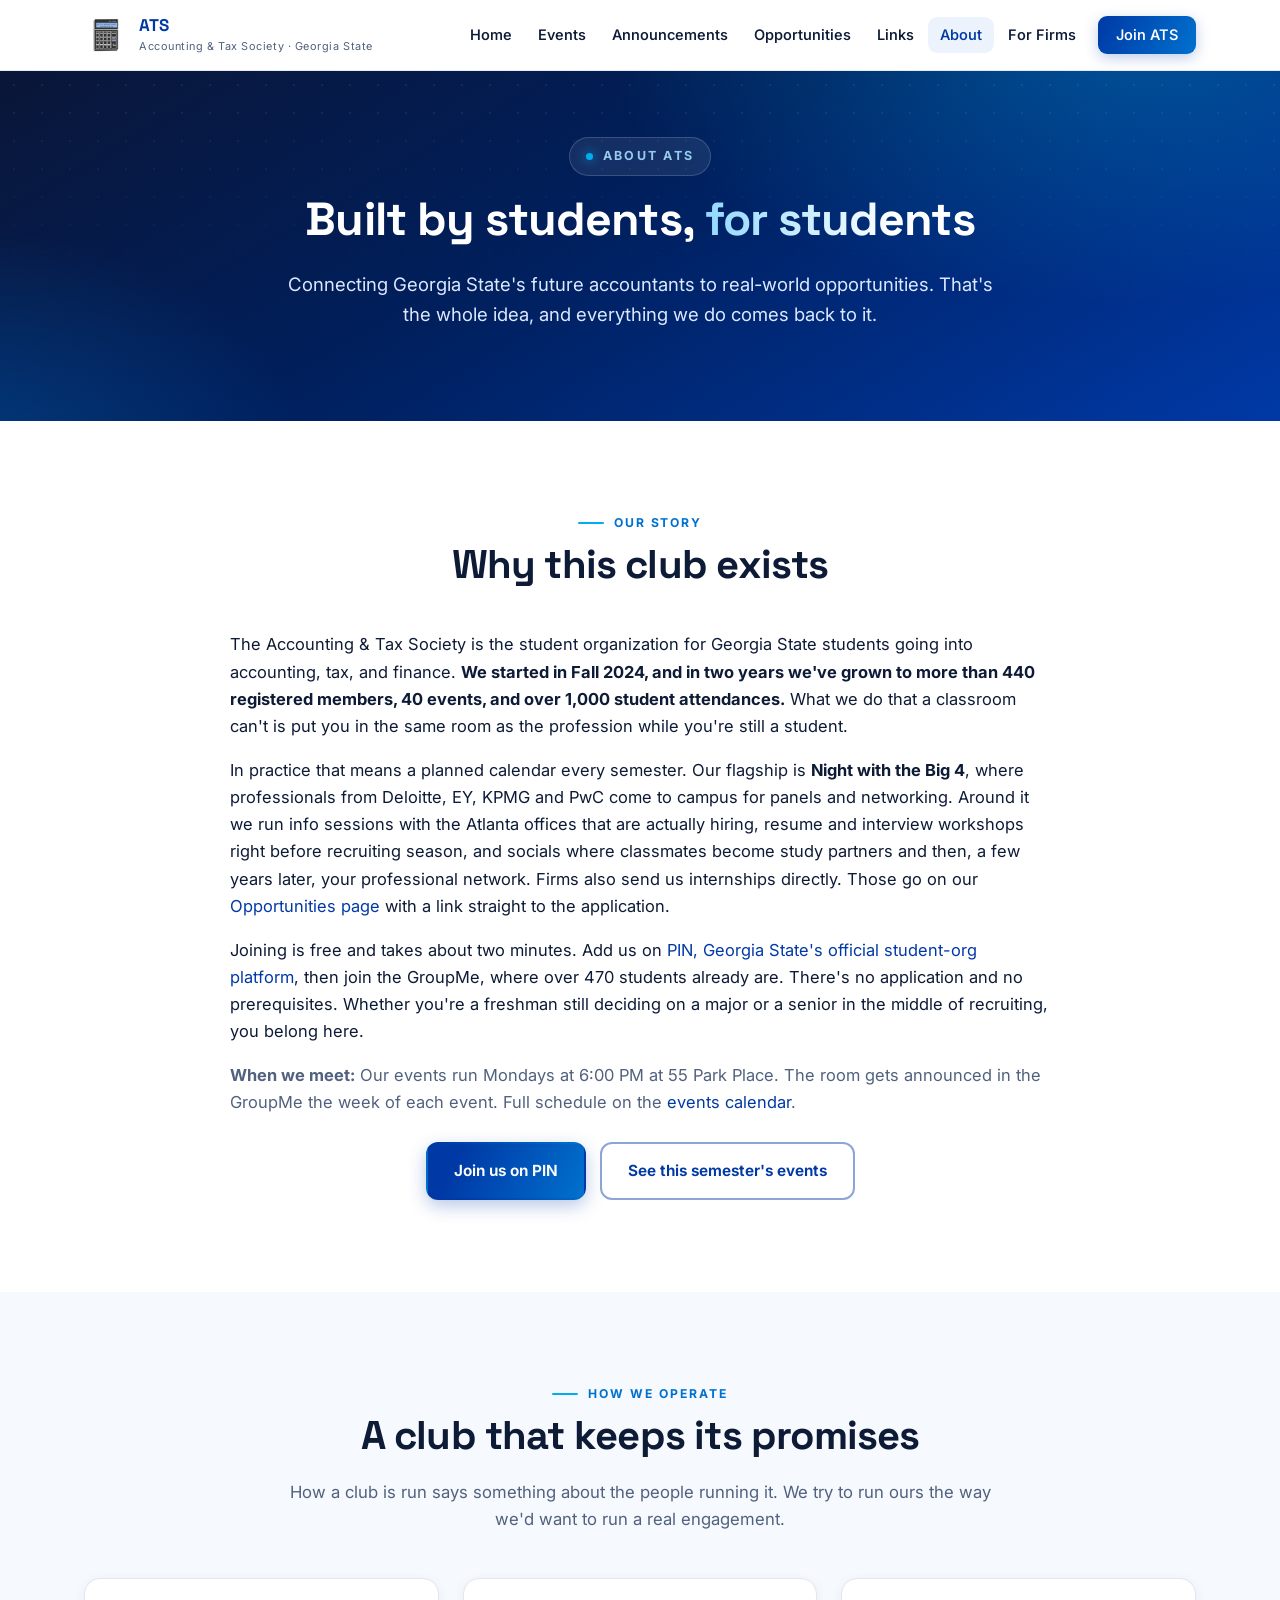
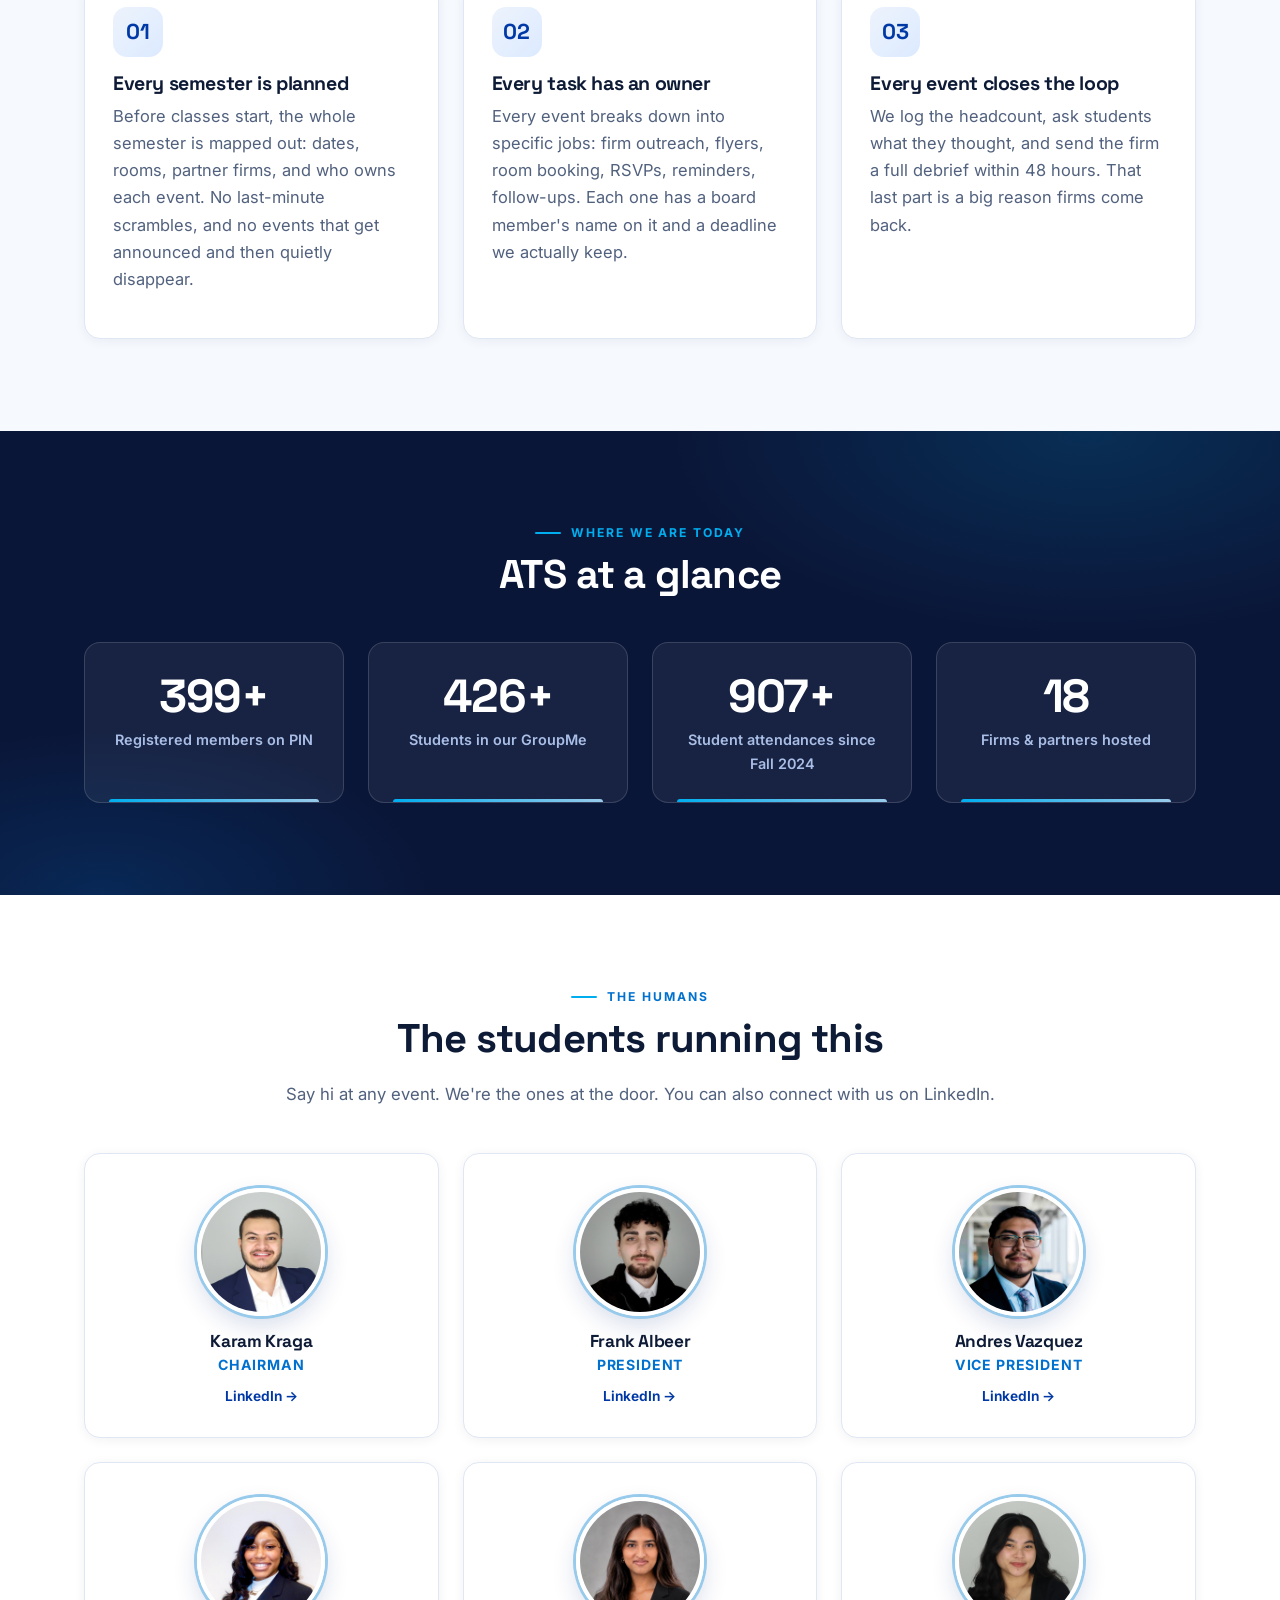
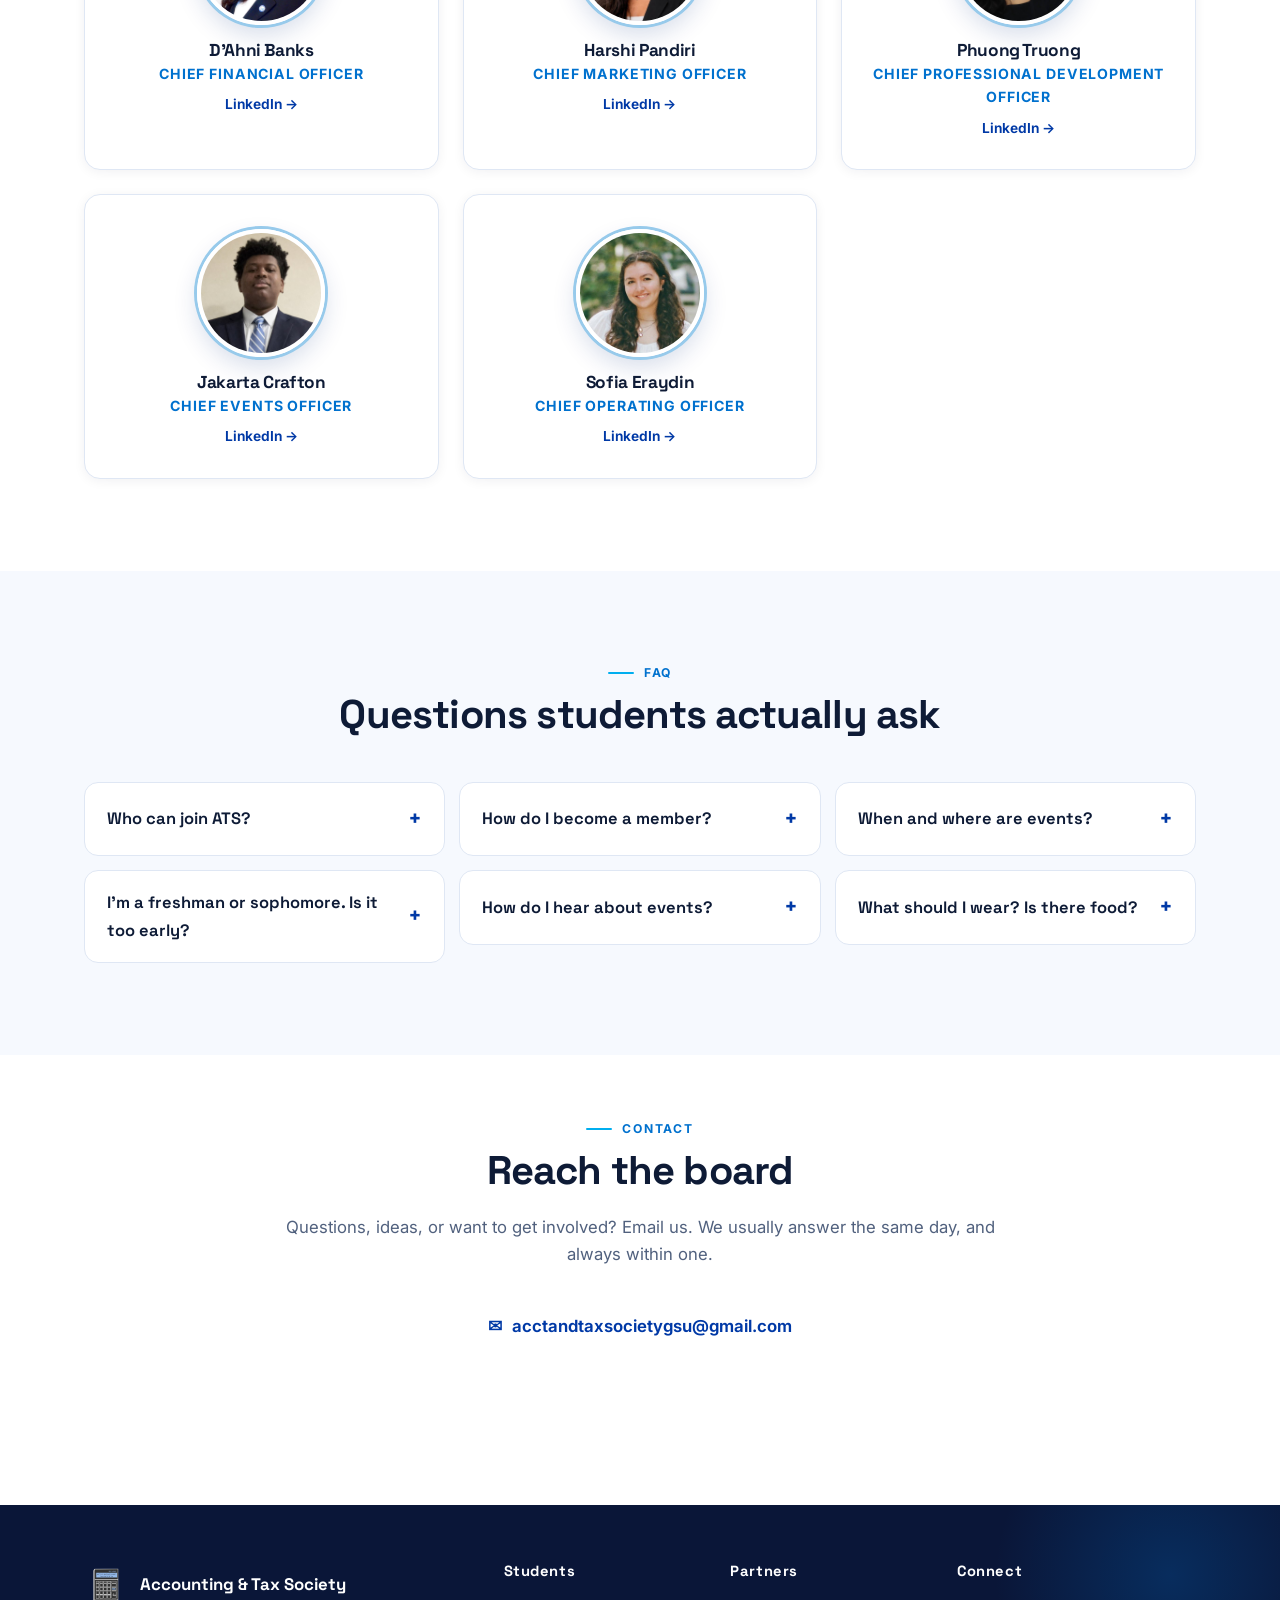
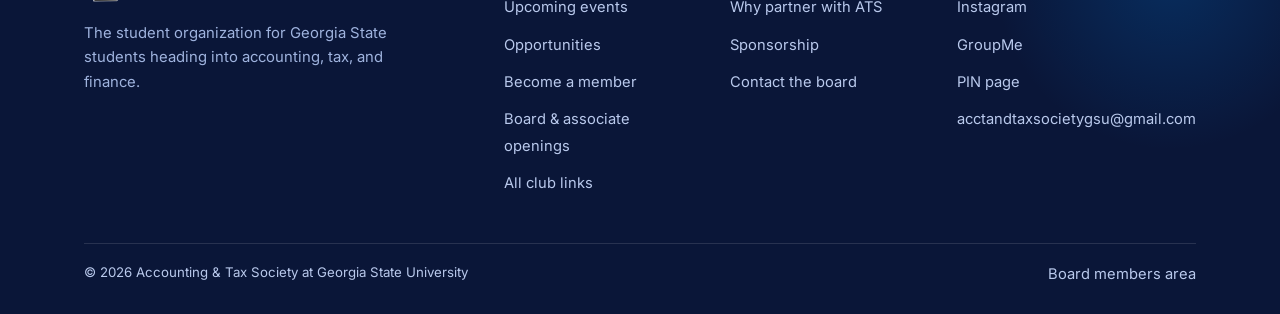
<file: about.html>
<!DOCTYPE html>
<html lang="en">
<head>
  <meta charset="UTF-8">
  <meta name="viewport" content="width=device-width, initial-scale=1.0">
  <title>About · Accounting &amp; Tax Society at GSU</title>
  <meta name="description" content="About the Accounting & Tax Society at Georgia State University. Built by students, for students, connecting GSU's future accountants to real-world opportunities.">
  <link rel="icon" href="assets/img/favicon.svg" type="image/svg+xml">
  <meta property="og:type" content="website">
  <meta property="og:title" content="About · Accounting & Tax Society at GSU">
  <meta property="og:description" content="About the Accounting & Tax Society at Georgia State University. Built by students, for students, connecting GSU's future accountants to real-world opportunities.">
  <meta property="og:site_name" content="Accounting & Tax Society at GSU">
  <meta name="twitter:card" content="summary">
  <meta name="theme-color" content="#001F5C">
  <meta property="og:image" content="https://atsociety.org/assets/img/og-image.png">
  <meta property="og:url" content="https://atsociety.org/about.html">
  <meta name="twitter:image" content="https://atsociety.org/assets/img/og-image.png">
  <link rel="canonical" href="https://atsociety.org/about.html">
  <!-- These four lines are preset for atsociety.org. If you buy a different domain, replace atsociety.org here (and in sitemap.xml + robots.txt). -->
  <link rel="apple-touch-icon" href="assets/img/apple-touch-icon.png">
  <link rel="preconnect" href="https://fonts.googleapis.com">
  <link rel="preconnect" href="https://fonts.gstatic.com" crossorigin>
  <link href="https://fonts.googleapis.com/css2?family=Inter:wght@400;550;600;700;800&family=Space+Grotesk:wght@500;600;700&display=swap" rel="stylesheet">
  <link rel="stylesheet" href="assets/css/style.css">
</head>
<body data-page="about">
  <a class="skip-link" href="#main">Skip to content</a>
  <header id="site-nav"></header>
  <div id="sample-note"></div>

  <main id="main">
    <section class="hero compact">
      <div class="container">
        <div class="kicker">About ATS</div>
        <h1>Built by students, <span class="grad">for students</span></h1>
        <p class="lead">Connecting Georgia State's future accountants to real-world opportunities. That's the whole idea, and everything we do comes back to it.</p>
      </div>
    </section>

    <section class="section">
      <div class="container">
        <div class="section-head center">
          <div class="kicker">Our story</div>
          <h2>Why this club exists</h2>
        </div>
        <div style="max-width: 820px; margin: 0 auto;">
          <p>The Accounting &amp; Tax Society is the student organization for Georgia State students going into accounting, tax, and finance. <strong>We started in Fall 2024, and in two years we've grown to more than 440 registered members, 40 events, and over 1,000 student attendances.</strong> What we do that a classroom can't is put you in the same room as the profession while you're still a student.</p>
          <p>In practice that means a planned calendar every semester. Our flagship is <strong>Night with the Big 4</strong>, where professionals from Deloitte, EY, KPMG and PwC come to campus for panels and networking. Around it we run info sessions with the Atlanta offices that are actually hiring, resume and interview workshops right before recruiting season, and socials where classmates become study partners and then, a few years later, your professional network. Firms also send us internships directly. Those go on our <a href="opportunities.html">Opportunities page</a> with a link straight to the application.</p>
          <p>Joining is free and takes about two minutes. Add us on <a href="https://pin.gsu.edu/actioncenter/organization/accounting-and-tax-society" target="_blank" rel="noopener">PIN, Georgia State's official student-org platform</a>, then join the GroupMe, where over 470 students already are. There's no application and no prerequisites. Whether you're a freshman still deciding on a major or a senior in the middle of recruiting, you belong here.</p>
          <p class="muted"><strong>When we meet:</strong> <span id="meeting-info"></span> Full schedule on the <a href="events.html">events calendar</a>.</p>
          <div class="hero-actions" style="justify-content: center; margin-top: 26px;">
            <a class="btn btn-primary" href="https://pin.gsu.edu/actioncenter/organization/accounting-and-tax-society" target="_blank" rel="noopener">Join us on PIN</a>
            <a class="btn btn-ghost" href="events.html">See this semester's events</a>
          </div>
        </div>
      </div>
    </section>

    <section class="section tint">
      <div class="container">
        <div class="section-head center">
          <div class="kicker">How we operate</div>
          <h2>A club that keeps its promises</h2>
          <p>How a club is run says something about the people running it. We try to run ours the way we'd want to run a real engagement.</p>
        </div>
        <div class="grid grid-3">
          <div class="card">
            <div class="icon">01</div>
            <h3>Every semester is planned</h3>
            <p class="muted">Before classes start, the whole semester is mapped out: dates, rooms, partner firms, and who owns each event. No last-minute scrambles, and no events that get announced and then quietly disappear.</p>
          </div>
          <div class="card">
            <div class="icon">02</div>
            <h3>Every task has an owner</h3>
            <p class="muted">Every event breaks down into specific jobs: firm outreach, flyers, room booking, RSVPs, reminders, follow-ups. Each one has a board member's name on it and a deadline we actually keep.</p>
          </div>
          <div class="card">
            <div class="icon">03</div>
            <h3>Every event closes the loop</h3>
            <p class="muted">We log the headcount, ask students what they thought, and send the firm a full debrief within 48 hours. That last part is a big reason firms come back.</p>
          </div>
        </div>
      </div>
    </section>

    <section class="section dark">
      <div class="container">
        <div class="section-head center">
          <div class="kicker">Where we are today</div>
          <h2>ATS at a glance</h2>
        </div>
        <div class="grid grid-4" id="about-stats"></div>
      </div>
    </section>

    <section class="section">
      <div class="container">
        <div class="section-head center">
          <div class="kicker">The humans</div>
          <h2>The students running this</h2>
          <p>Say hi at any event. We're the ones at the door. You can also connect with us on LinkedIn.</p>
        </div>
        <div class="grid grid-3" id="about-board"></div>
      </div>
    </section>

    <section class="section tint">
      <div class="container">
        <div class="section-head center">
          <div class="kicker">FAQ</div>
          <h2>Questions students actually ask</h2>
        </div>
        <div class="faq-grid" id="faq-list"></div>
      </div>
    </section>

    <section class="section snug">
      <div class="container">
        <div class="section-head center">
          <div class="kicker">Contact</div>
          <h2>Reach the board</h2>
          <p>Questions, ideas, or want to get involved? Email us. We usually answer the same day, and always within one.</p>
        </div>
        <div class="center" style="max-width: 720px; margin: 0 auto;" id="about-contact"></div>
      </div>
    </section>
  </main>

  <footer id="site-footer"></footer>

  <script src="assets/js/config.js"></script>
  <script src="assets/js/content-default.js"></script>
  <script src="assets/js/sheet.js"></script>
  <script src="assets/js/main.js"></script>
</body>
</html>
</file>
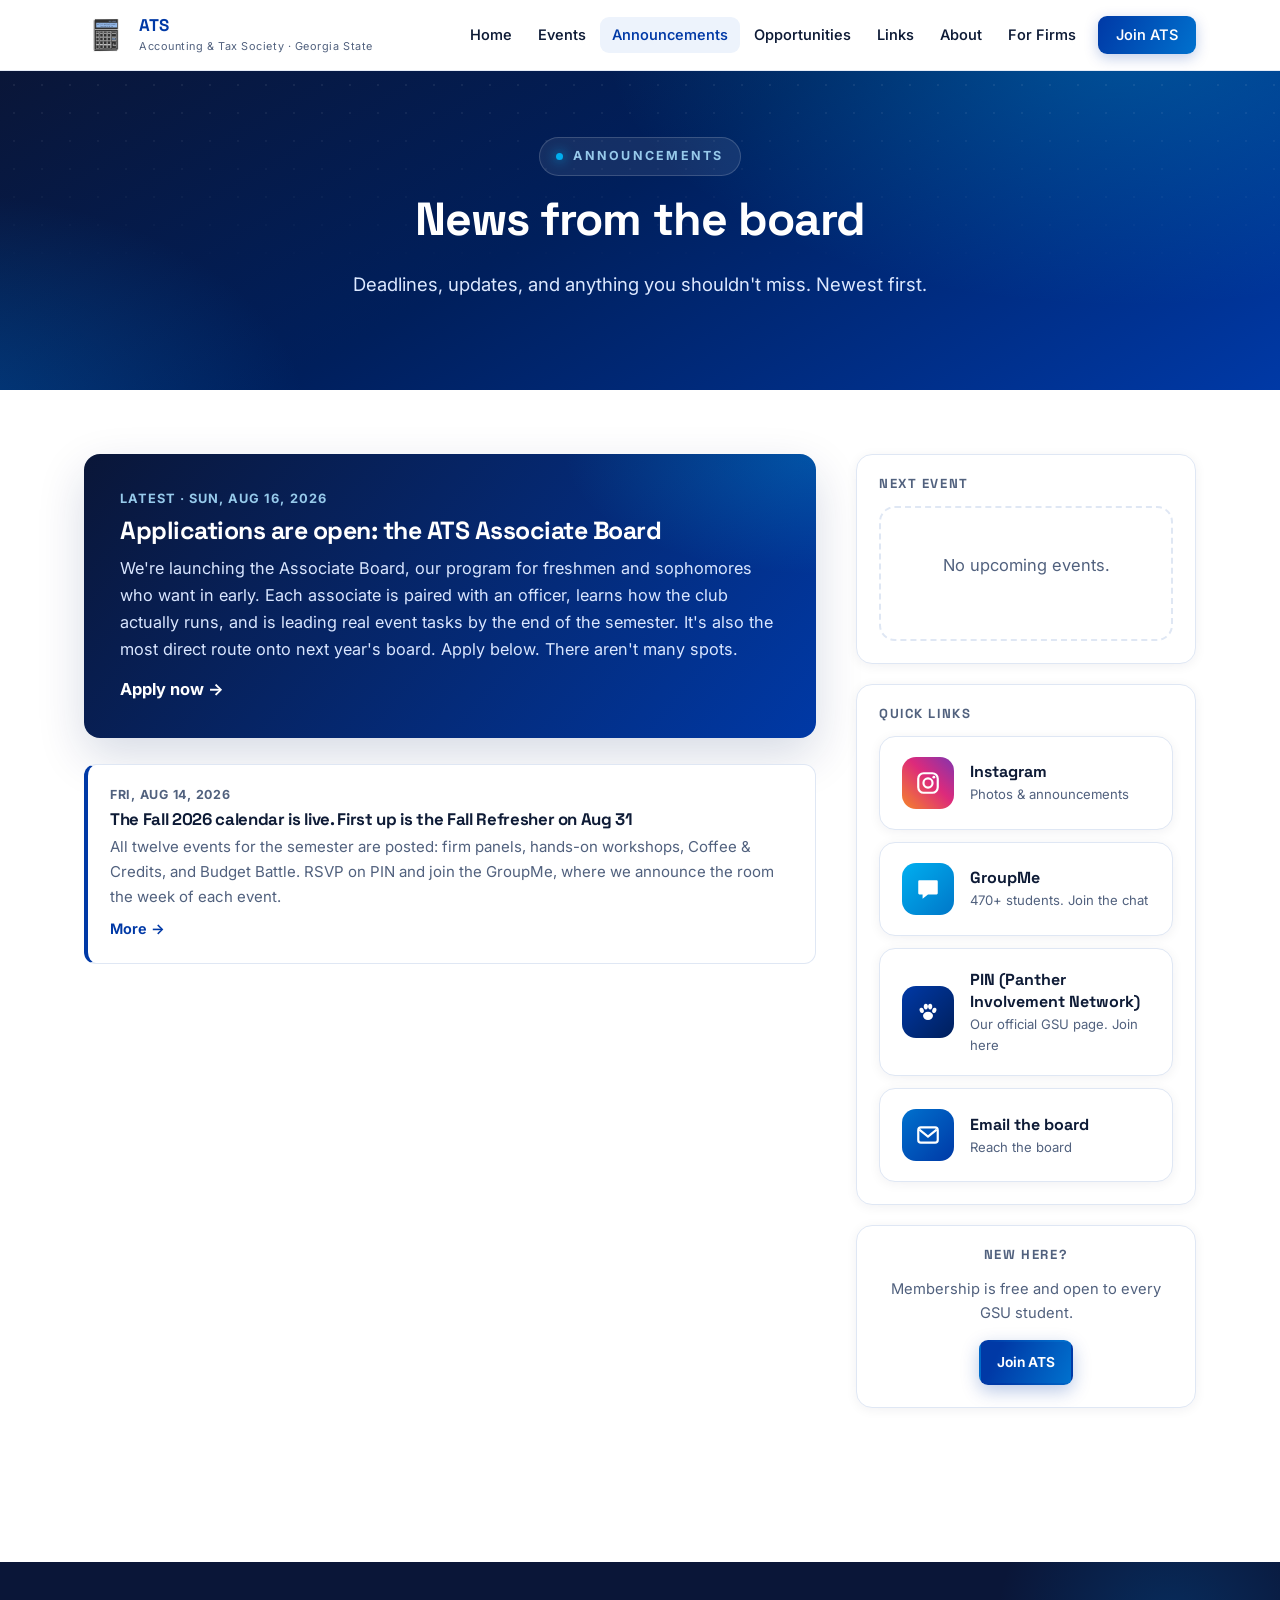
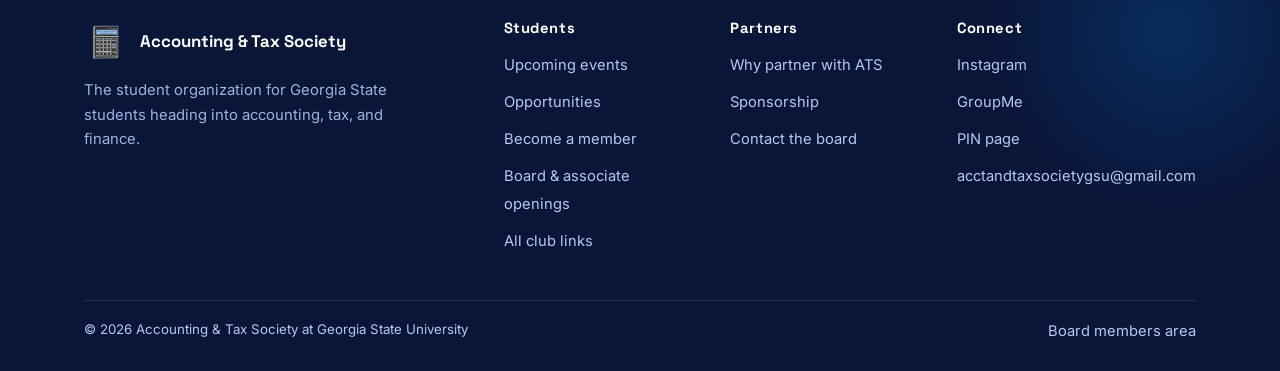
<file: announcements.html>
<!DOCTYPE html>
<html lang="en">
<head>
  <meta charset="UTF-8">
  <meta name="viewport" content="width=device-width, initial-scale=1.0">
  <title>Announcements · Accounting &amp; Tax Society at GSU</title>
  <meta name="description" content="Club news, deadlines, and reminders from the Accounting & Tax Society board at Georgia State University.">
  <link rel="icon" href="assets/img/favicon.svg" type="image/svg+xml">
  <meta property="og:type" content="website">
  <meta property="og:title" content="Announcements · Accounting & Tax Society at GSU">
  <meta property="og:description" content="Club news, deadlines, and reminders from the Accounting & Tax Society board at Georgia State University.">
  <meta property="og:site_name" content="Accounting & Tax Society at GSU">
  <meta name="twitter:card" content="summary">
  <meta name="theme-color" content="#001F5C">
  <meta property="og:image" content="https://atsociety.org/assets/img/og-image.png">
  <meta property="og:url" content="https://atsociety.org/announcements.html">
  <meta name="twitter:image" content="https://atsociety.org/assets/img/og-image.png">
  <link rel="canonical" href="https://atsociety.org/announcements.html">
  <!-- These four lines are preset for atsociety.org. If you buy a different domain, replace atsociety.org here (and in sitemap.xml + robots.txt). -->
  <link rel="apple-touch-icon" href="assets/img/apple-touch-icon.png">
  <link rel="preconnect" href="https://fonts.googleapis.com">
  <link rel="preconnect" href="https://fonts.gstatic.com" crossorigin>
  <link href="https://fonts.googleapis.com/css2?family=Inter:wght@400;550;600;700;800&family=Space+Grotesk:wght@500;600;700&display=swap" rel="stylesheet">
  <link rel="stylesheet" href="assets/css/style.css">
</head>
<body data-page="announcements">
  <a class="skip-link" href="#main">Skip to content</a>
  <header id="site-nav"></header>
  <div id="sample-note"></div>

  <main id="main">
    <section class="hero compact">
      <div class="container">
        <div class="kicker">Announcements</div>
        <h1>News from the board</h1>
        <p class="lead">Deadlines, updates, and anything you shouldn't miss. Newest first.</p>
      </div>
    </section>

    <section class="section snug">
      <div class="container">
        <div class="news-layout">
          <div>
            <h2 class="sr-only">Latest announcements</h2>
            <div id="announce-feature"></div>
            <div class="announce-grid" id="announce-rest"></div>
          </div>
          <aside class="news-rail">
            <div class="rail-box">
              <h3>Next event</h3>
              <div id="rail-next-event"></div>
            </div>
            <div class="rail-box">
              <h3>Quick links</h3>
              <div id="rail-links" style="display:flex; flex-direction:column; gap:12px;"></div>
            </div>
            <div class="rail-box" style="text-align:center;">
              <h3>New here?</h3>
              <p class="muted" style="font-size:0.92rem;">Membership is free and open to every GSU student.</p>
              <a class="btn btn-primary btn-sm" href="join.html">Join ATS</a>
            </div>
          </aside>
        </div>
      </div>
    </section>
  </main>

  <footer id="site-footer"></footer>

  <script src="assets/js/config.js"></script>
  <script src="assets/js/content-default.js"></script>
  <script src="assets/js/sheet.js"></script>
  <script src="assets/js/main.js"></script>
</body>
</html>
</file>
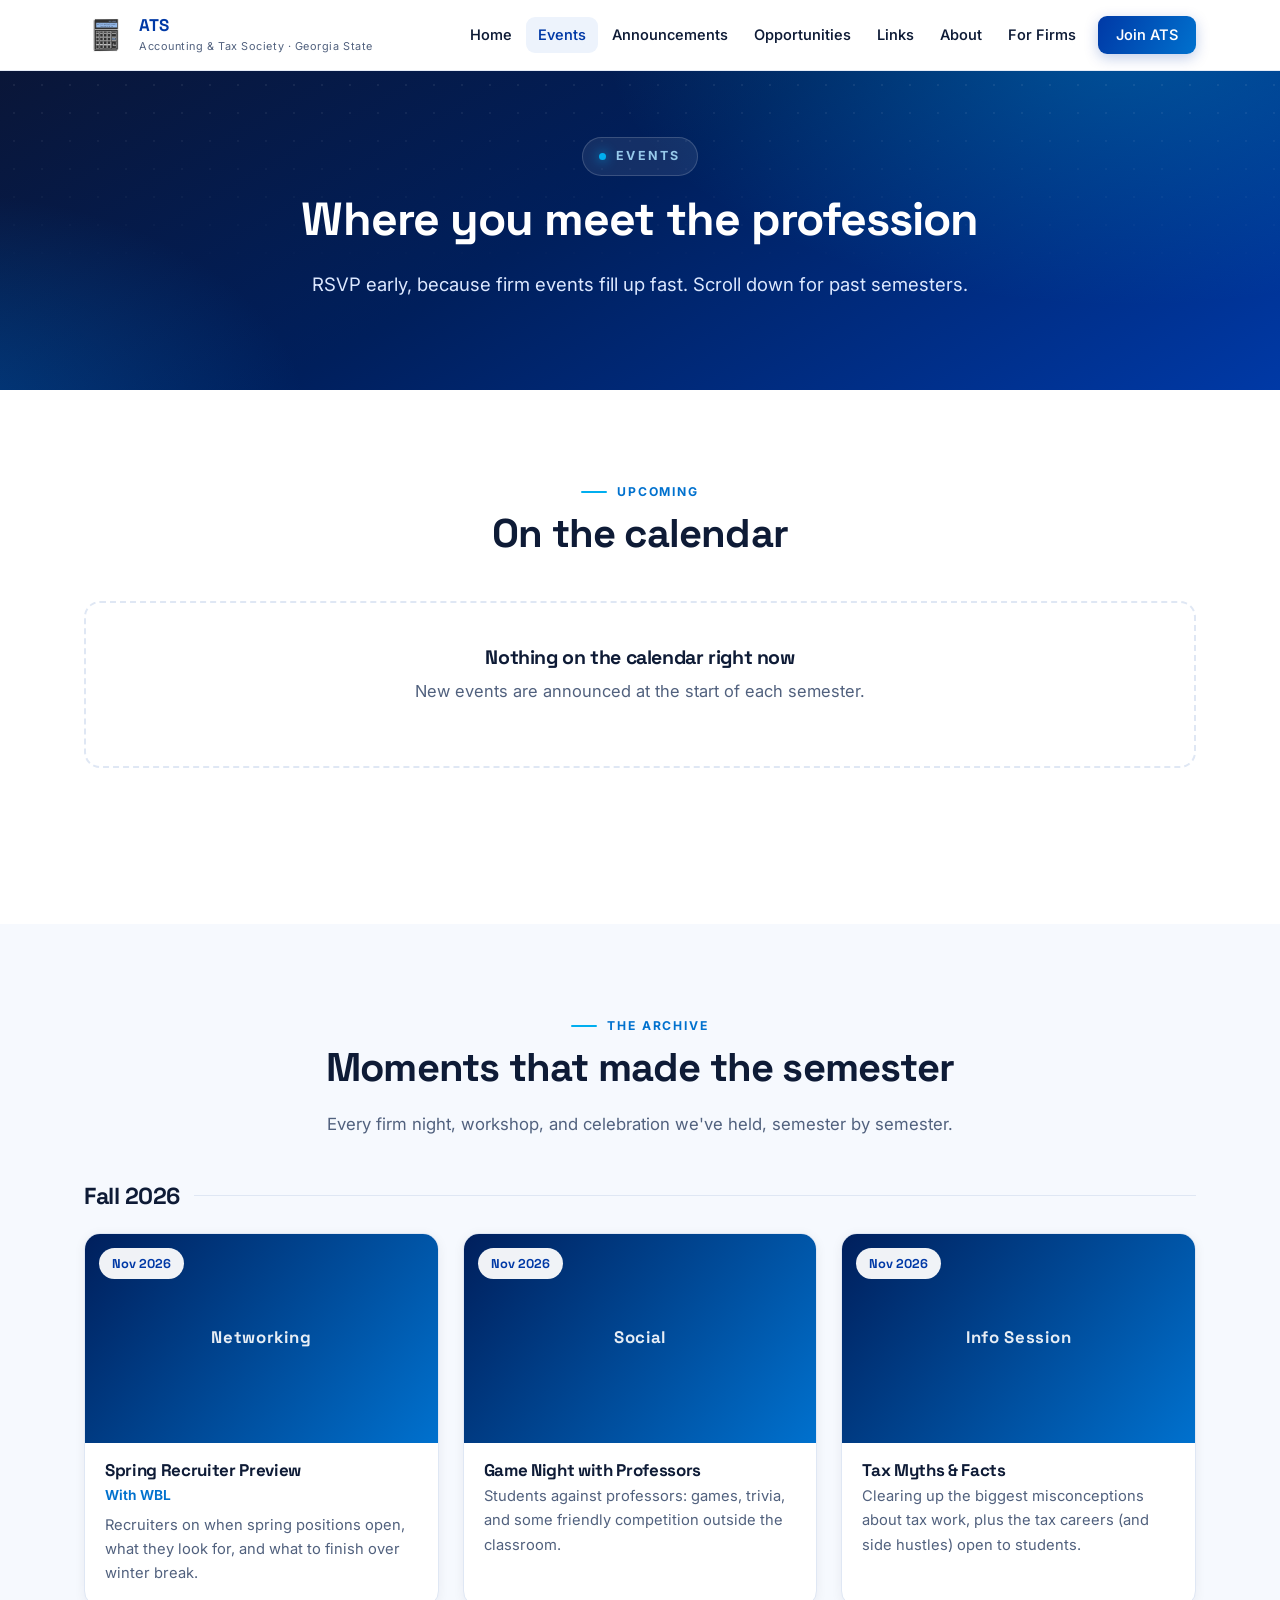
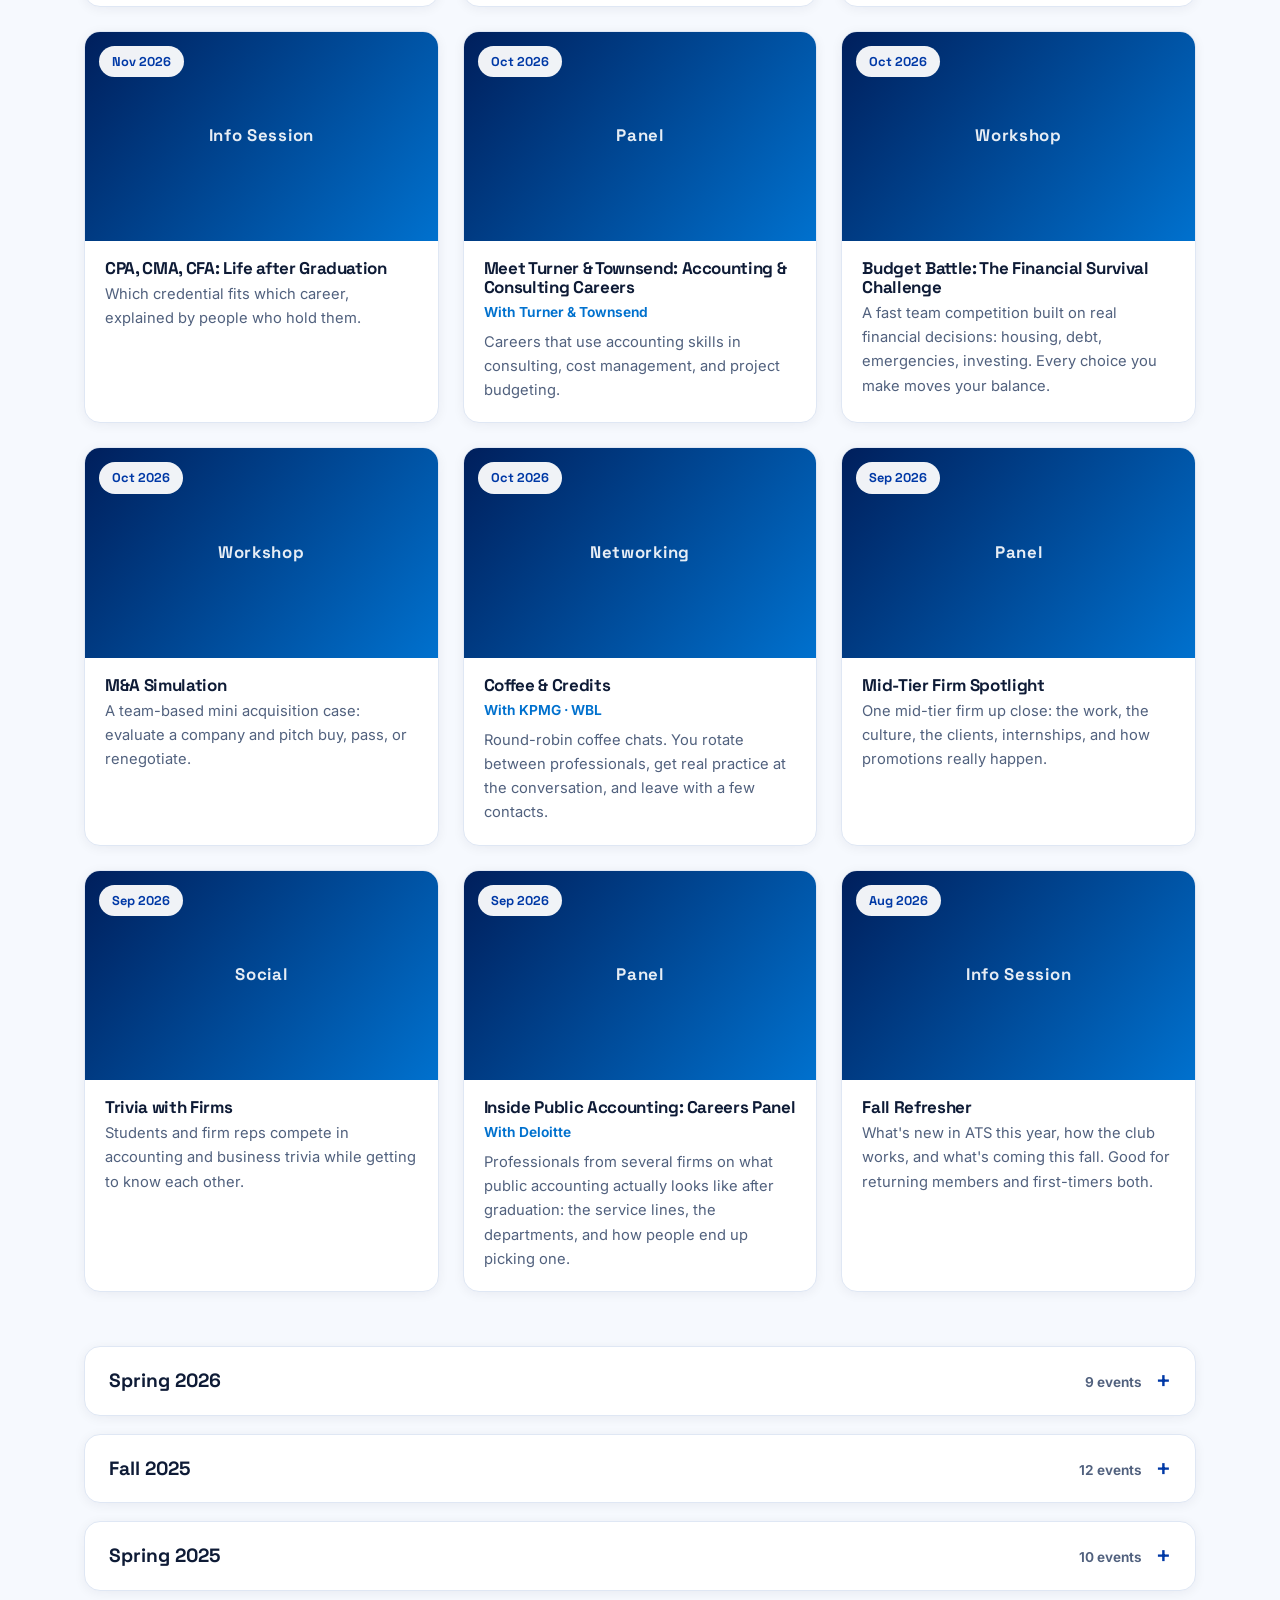
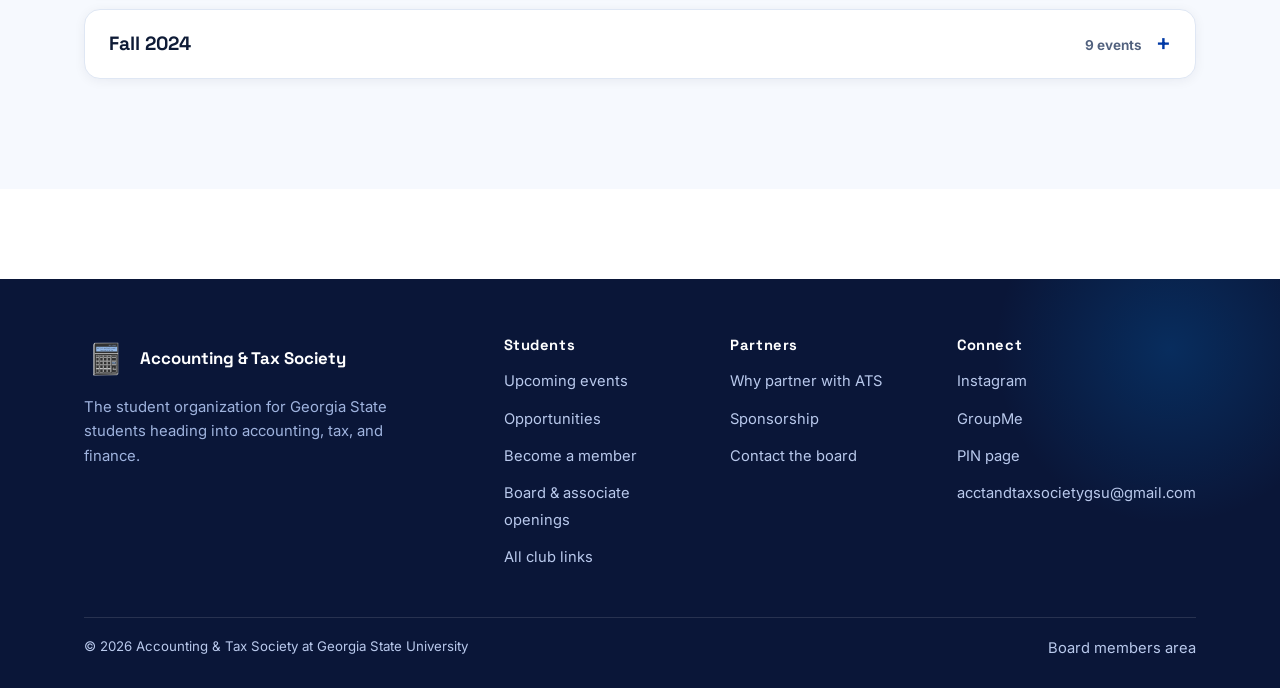
<file: events.html>
<!DOCTYPE html>
<html lang="en">
<head>
  <meta charset="UTF-8">
  <meta name="viewport" content="width=device-width, initial-scale=1.0">
  <title>Events · Accounting &amp; Tax Society at GSU</title>
  <meta name="description" content="Upcoming events and past highlights from the Accounting & Tax Society at Georgia State University: firm nights, workshops, socials, and service.">
  <link rel="icon" href="assets/img/favicon.svg" type="image/svg+xml">
  <meta property="og:type" content="website">
  <meta property="og:title" content="Events · Accounting & Tax Society at GSU">
  <meta property="og:description" content="Upcoming events and past highlights from the Accounting & Tax Society at Georgia State University: firm nights, workshops, socials, and service.">
  <meta property="og:site_name" content="Accounting & Tax Society at GSU">
  <meta name="twitter:card" content="summary">
  <meta name="theme-color" content="#001F5C">
  <meta property="og:image" content="https://atsociety.org/assets/img/og-image.png">
  <meta property="og:url" content="https://atsociety.org/events.html">
  <meta name="twitter:image" content="https://atsociety.org/assets/img/og-image.png">
  <link rel="canonical" href="https://atsociety.org/events.html">
  <!-- These four lines are preset for atsociety.org. If you buy a different domain, replace atsociety.org here (and in sitemap.xml + robots.txt). -->
  <link rel="apple-touch-icon" href="assets/img/apple-touch-icon.png">
  <link rel="preconnect" href="https://fonts.googleapis.com">
  <link rel="preconnect" href="https://fonts.gstatic.com" crossorigin>
  <link href="https://fonts.googleapis.com/css2?family=Inter:wght@400;550;600;700;800&family=Space+Grotesk:wght@500;600;700&display=swap" rel="stylesheet">
  <link rel="stylesheet" href="assets/css/style.css">
</head>
<body data-page="events">
  <a class="skip-link" href="#main">Skip to content</a>
  <header id="site-nav"></header>
  <div id="sample-note"></div>

  <main id="main">
    <section class="hero compact">
      <div class="container">
        <div class="kicker">Events</div>
        <h1>Where you meet the profession</h1>
        <p class="lead">RSVP early, because firm events fill up fast. Scroll down for past semesters.</p>
      </div>
    </section>

    <section class="section">
      <div class="container">
        <div class="section-head center">
          <div class="kicker">Upcoming</div>
          <h2>On the calendar</h2>
        </div>
        <div id="next-event-spotlight"></div>
        <div id="event-filters" class="filter-row mt-3"></div>
        <div class="grid grid-2" id="upcoming-events"></div>
      </div>
    </section>

    <section class="section tint">
      <div class="container">
        <div class="section-head center">
          <div class="kicker">The archive</div>
          <h2>Moments that made the semester</h2>
          <p>Every firm night, workshop, and celebration we've held, semester by semester.</p>
        </div>
        <div id="past-events"></div>
      </div>
    </section>
  </main>

  <footer id="site-footer"></footer>

  <script src="assets/js/config.js"></script>
  <script src="assets/js/content-default.js"></script>
  <script src="assets/js/sheet.js"></script>
  <script src="assets/js/main.js"></script>
</body>
</html>
</file>
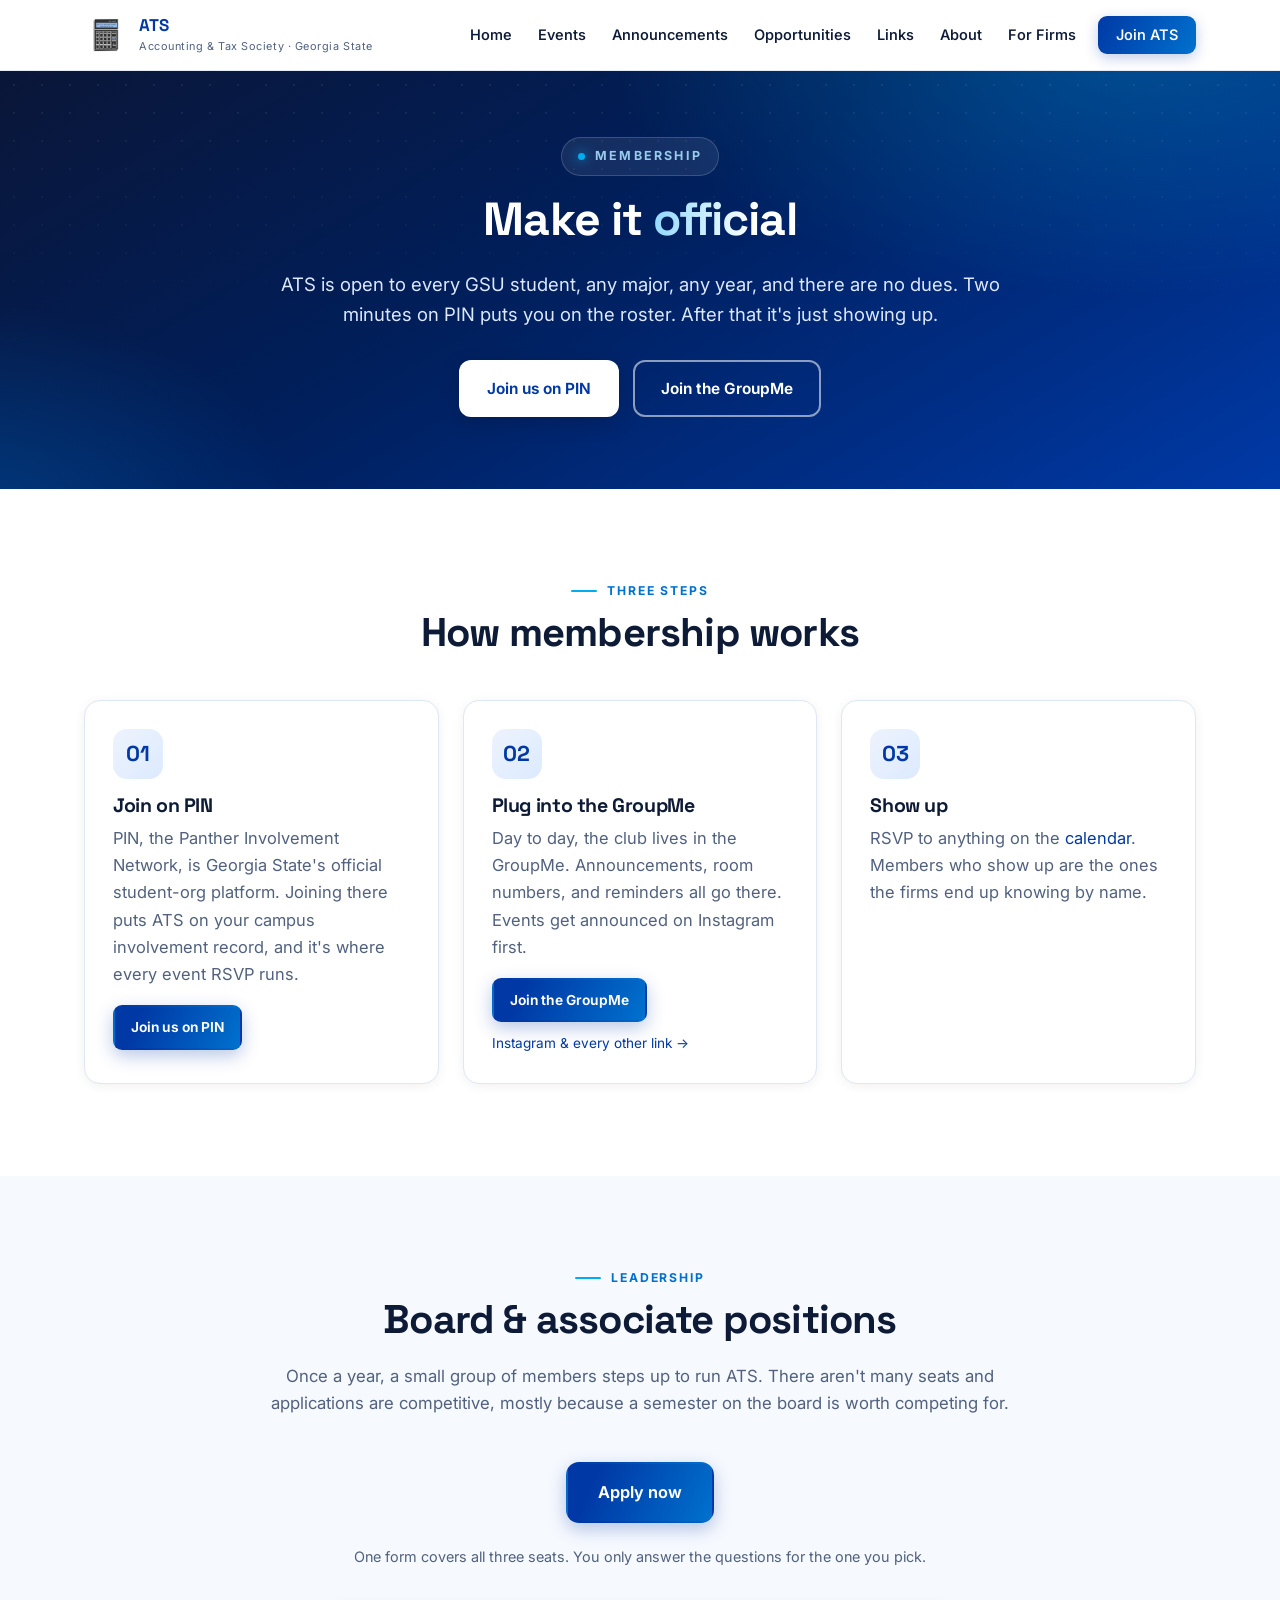
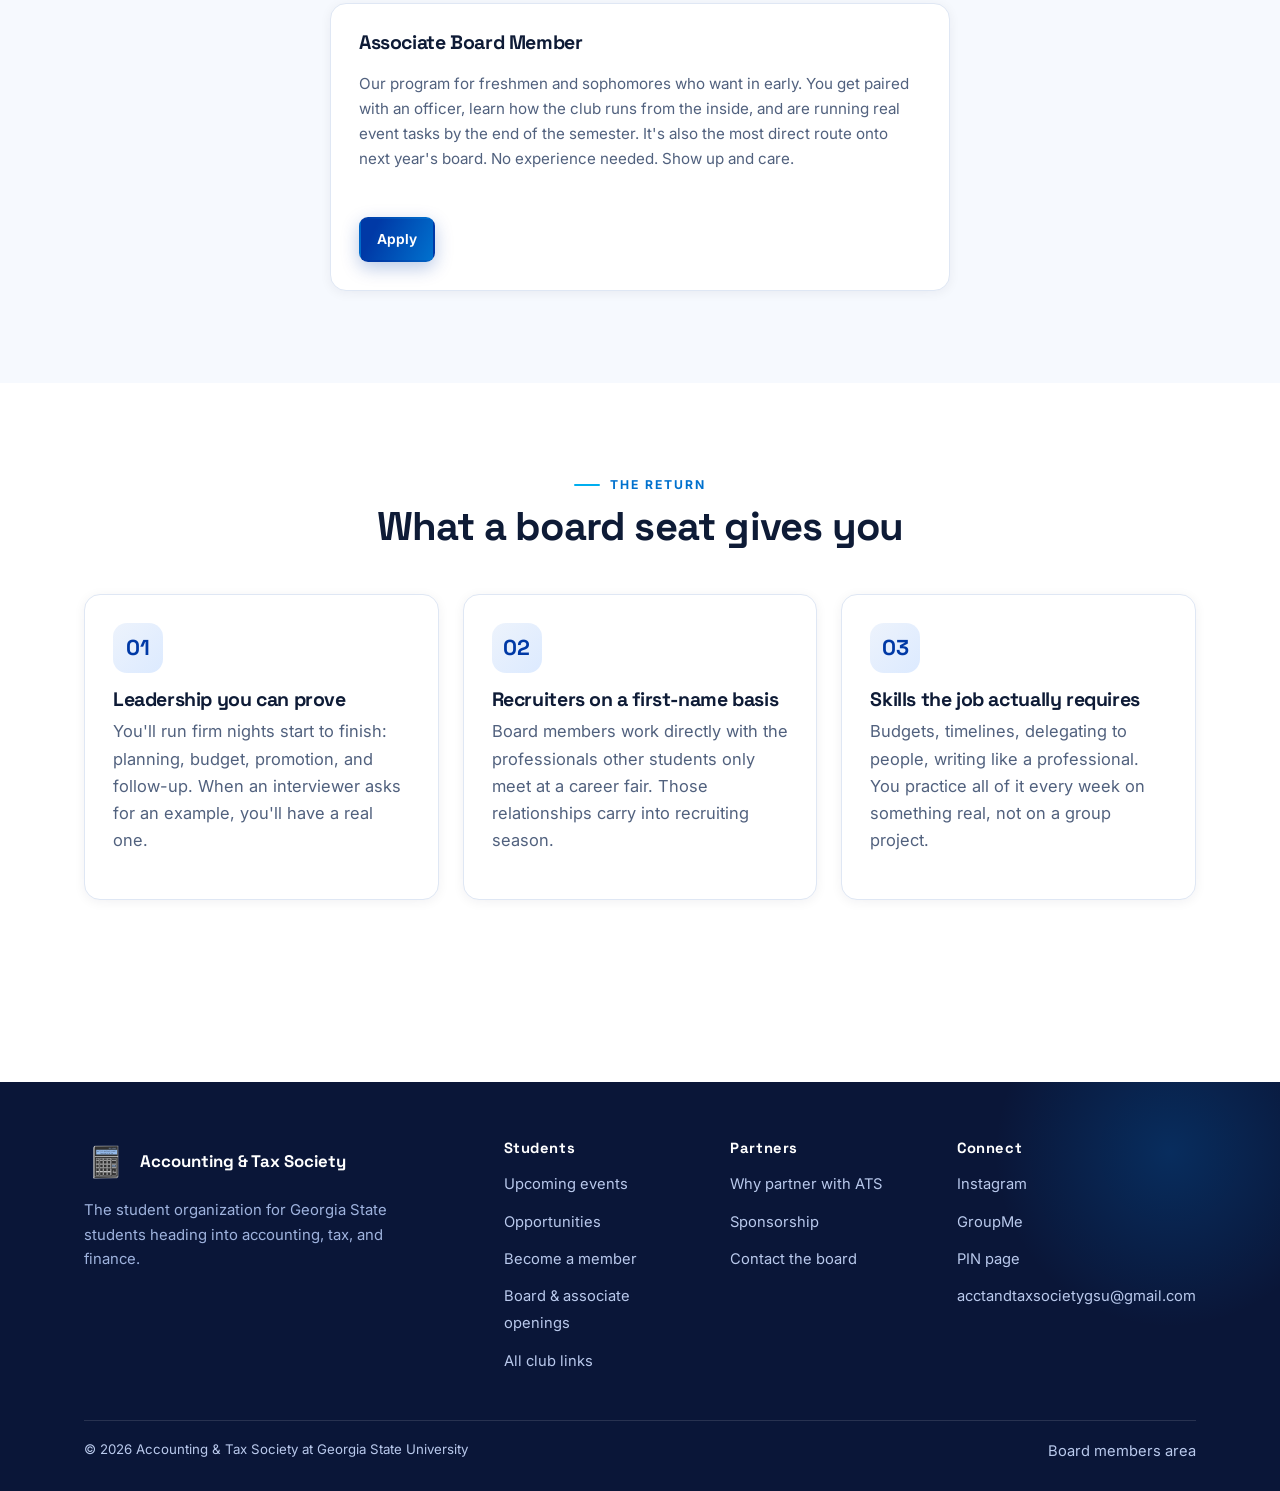
<file: join.html>
<!DOCTYPE html>
<html lang="en">
<head>
  <meta charset="UTF-8">
  <meta name="viewport" content="width=device-width, initial-scale=1.0">
  <title>Join · Accounting &amp; Tax Society at GSU</title>
  <meta name="description" content="Become a member of the Accounting & Tax Society at Georgia State University, or apply for open board and associate positions.">
  <link rel="icon" href="assets/img/favicon.svg" type="image/svg+xml">
  <meta property="og:type" content="website">
  <meta property="og:title" content="Join · Accounting & Tax Society at GSU">
  <meta property="og:description" content="Become a member of the Accounting & Tax Society at Georgia State University, or apply for open board and associate positions.">
  <meta property="og:site_name" content="Accounting & Tax Society at GSU">
  <meta name="twitter:card" content="summary">
  <meta name="theme-color" content="#001F5C">
  <meta property="og:image" content="https://atsociety.org/assets/img/og-image.png">
  <meta property="og:url" content="https://atsociety.org/join.html">
  <meta name="twitter:image" content="https://atsociety.org/assets/img/og-image.png">
  <link rel="canonical" href="https://atsociety.org/join.html">
  <!-- These four lines are preset for atsociety.org. If you buy a different domain, replace atsociety.org here (and in sitemap.xml + robots.txt). -->
  <link rel="apple-touch-icon" href="assets/img/apple-touch-icon.png">
  <link rel="preconnect" href="https://fonts.googleapis.com">
  <link rel="preconnect" href="https://fonts.gstatic.com" crossorigin>
  <link href="https://fonts.googleapis.com/css2?family=Inter:wght@400;550;600;700;800&family=Space+Grotesk:wght@500;600;700&display=swap" rel="stylesheet">
  <link rel="stylesheet" href="assets/css/style.css">
</head>
<body data-page="join">
  <a class="skip-link" href="#main">Skip to content</a>
  <header id="site-nav"></header>
  <div id="sample-note"></div>

  <main id="main">
    <section class="hero compact">
      <div class="container">
        <div class="kicker">Membership</div>
        <h1>Make it <span class="grad">official</span></h1>
        <p class="lead">ATS is open to every GSU student, any major, any year, and there are no dues. Two minutes on PIN puts you on the roster. After that it's just showing up.</p>
        <div class="hero-actions">
          <a class="btn btn-white" href="https://pin.gsu.edu/actioncenter/organization/accounting-and-tax-society" target="_blank" rel="noopener">Join us on PIN</a>
          <a class="btn btn-ghost on-dark" href="https://groupme.com/join_group/99381560/o0oduSKH" target="_blank" rel="noopener">Join the GroupMe</a>
        </div>
      </div>
    </section>

    <section class="section">
      <div class="container">
        <div class="section-head center">
          <div class="kicker">Three steps</div>
          <h2>How membership works</h2>
        </div>
        <div class="grid grid-3">
          <div class="card">
            <div class="icon">01</div>
            <h3>Join on PIN</h3>
            <p class="muted">PIN, the Panther Involvement Network, is Georgia State's official student-org platform. Joining there puts ATS on your campus involvement record, and it's where every event RSVP runs.</p>
            <a class="btn btn-primary btn-sm" href="https://pin.gsu.edu/actioncenter/organization/accounting-and-tax-society" target="_blank" rel="noopener">Join us on PIN</a>
          </div>
          <div class="card">
            <div class="icon">02</div>
            <h3>Plug into the GroupMe</h3>
            <p class="muted">Day to day, the club lives in the GroupMe. Announcements, room numbers, and reminders all go there. Events get announced on Instagram first.</p>
            <a class="btn btn-primary btn-sm" href="https://groupme.com/join_group/99381560/o0oduSKH" target="_blank" rel="noopener">Join the GroupMe</a>
            <p class="muted" style="margin: 10px 0 0; font-size: 0.85rem;"><a href="links.html">Instagram &amp; every other link →</a></p>
          </div>
          <div class="card">
            <div class="icon">03</div>
            <h3>Show up</h3>
            <p class="muted">RSVP to anything on the <a href="events.html">calendar</a>. Members who show up are the ones the firms end up knowing by name.</p>
          </div>
        </div>
      </div>
    </section>

    <section class="section tint" id="positions">
      <div class="container">
        <div class="section-head center">
          <div class="kicker">Leadership</div>
          <h2>Board &amp; associate positions</h2>
          <p>Once a year, a small group of members steps up to run ATS. There aren't many seats and applications are competitive, mostly because a semester on the board is worth competing for.</p>
        </div>
        <div class="center mb-3" id="positions-cta"></div>
        <div class="grid grid-2" id="positions-list"></div>
      </div>
    </section>

    <section class="section">
      <div class="container">
        <div class="section-head center">
          <div class="kicker">The return</div>
          <h2>What a board seat gives you</h2>
        </div>
        <div class="grid grid-3">
          <div class="card">
            <div class="icon">01</div>
            <h3>Leadership you can prove</h3>
            <p class="muted">You'll run firm nights start to finish: planning, budget, promotion, and follow-up. When an interviewer asks for an example, you'll have a real one.</p>
          </div>
          <div class="card">
            <div class="icon">02</div>
            <h3>Recruiters on a first-name basis</h3>
            <p class="muted">Board members work directly with the professionals other students only meet at a career fair. Those relationships carry into recruiting season.</p>
          </div>
          <div class="card">
            <div class="icon">03</div>
            <h3>Skills the job actually requires</h3>
            <p class="muted">Budgets, timelines, delegating to people, writing like a professional. You practice all of it every week on something real, not on a group project.</p>
          </div>
        </div>
      </div>
    </section>
  </main>

  <footer id="site-footer"></footer>

  <script src="assets/js/config.js"></script>
  <script src="assets/js/content-default.js"></script>
  <script src="assets/js/sheet.js"></script>
  <script src="assets/js/main.js"></script>
</body>
</html>
</file>
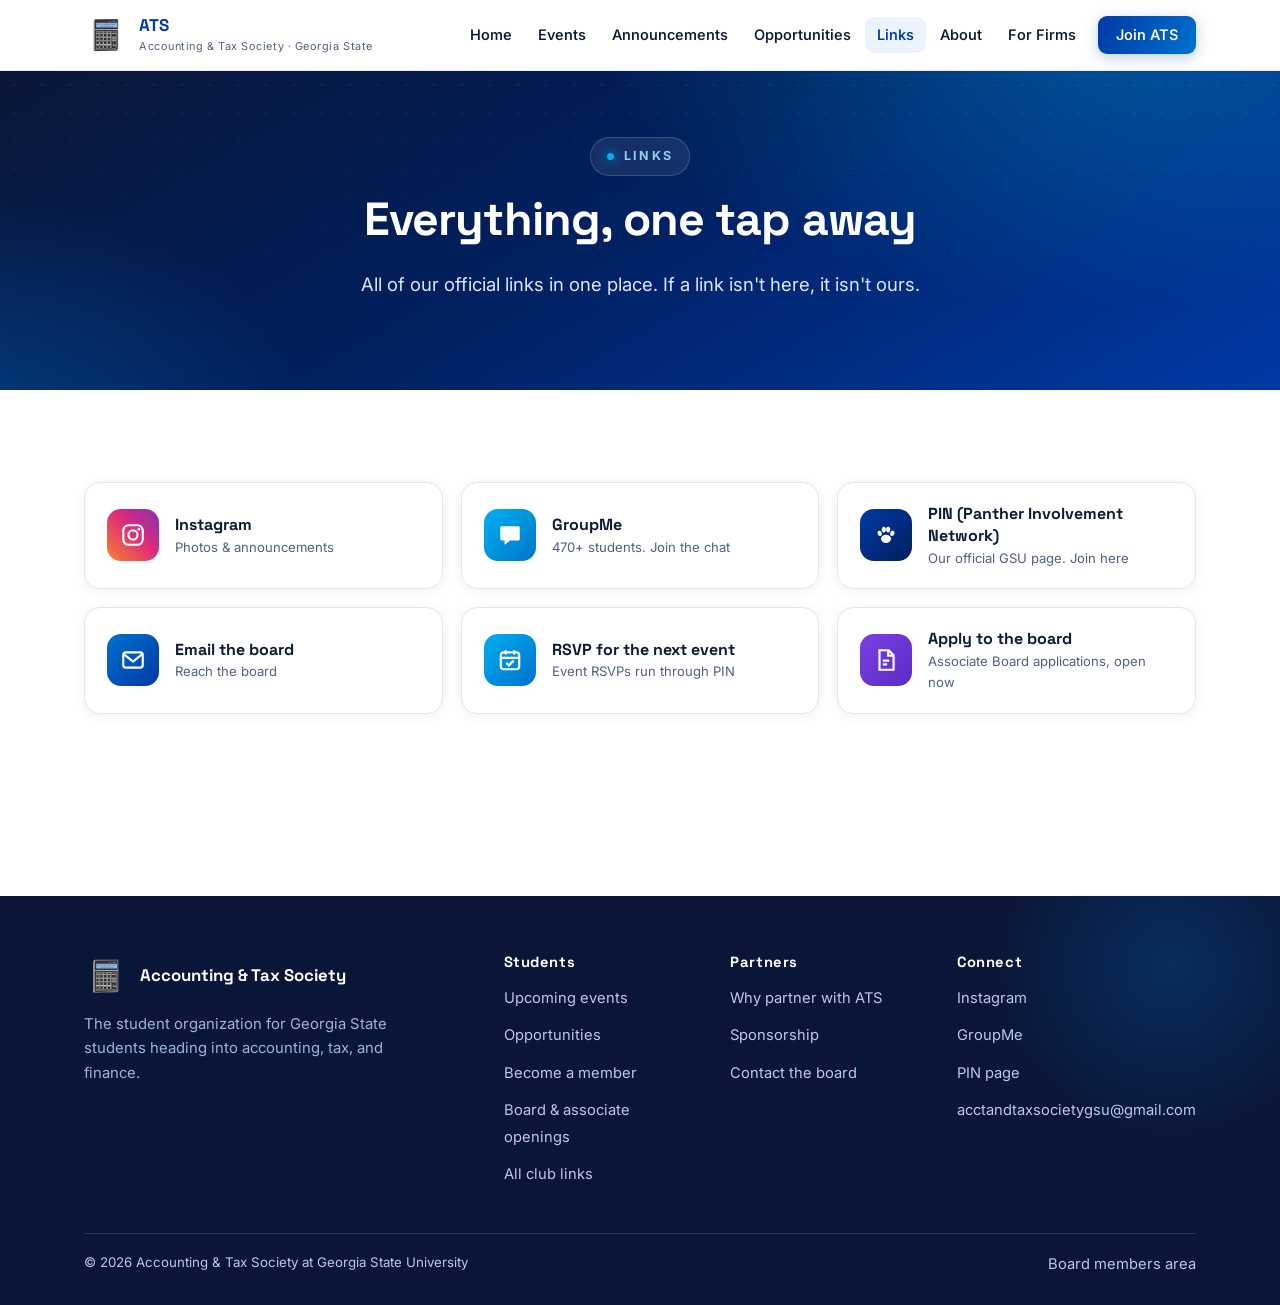
<file: links.html>
<!DOCTYPE html>
<html lang="en">
<head>
  <meta charset="UTF-8">
  <meta name="viewport" content="width=device-width, initial-scale=1.0">
  <title>Links · Accounting &amp; Tax Society at GSU</title>
  <meta name="description" content="Every Accounting & Tax Society link in one place: Instagram, GroupMe, PIN, RSVP forms, and how to reach the board.">
  <link rel="icon" href="assets/img/favicon.svg" type="image/svg+xml">
  <meta property="og:type" content="website">
  <meta property="og:title" content="Links · Accounting & Tax Society at GSU">
  <meta property="og:description" content="Every Accounting & Tax Society link in one place: Instagram, GroupMe, PIN, RSVP forms, and how to reach the board.">
  <meta property="og:site_name" content="Accounting & Tax Society at GSU">
  <meta name="twitter:card" content="summary">
  <meta name="theme-color" content="#001F5C">
  <meta property="og:image" content="https://atsociety.org/assets/img/og-image.png">
  <meta property="og:url" content="https://atsociety.org/links.html">
  <meta name="twitter:image" content="https://atsociety.org/assets/img/og-image.png">
  <link rel="canonical" href="https://atsociety.org/links.html">
  <!-- These four lines are preset for atsociety.org. If you buy a different domain, replace atsociety.org here (and in sitemap.xml + robots.txt). -->
  <link rel="apple-touch-icon" href="assets/img/apple-touch-icon.png">
  <link rel="preconnect" href="https://fonts.googleapis.com">
  <link rel="preconnect" href="https://fonts.gstatic.com" crossorigin>
  <link href="https://fonts.googleapis.com/css2?family=Inter:wght@400;550;600;700;800&family=Space+Grotesk:wght@500;600;700&display=swap" rel="stylesheet">
  <link rel="stylesheet" href="assets/css/style.css">
</head>
<body data-page="links">
  <a class="skip-link" href="#main">Skip to content</a>
  <header id="site-nav"></header>
  <div id="sample-note"></div>

  <main id="main">
    <section class="hero compact">
      <div class="container">
        <div class="kicker">Links</div>
        <h1>Everything, one tap away</h1>
        <p class="lead">All of our official links in one place. If a link isn't here, it isn't ours.</p>
      </div>
    </section>

    <section class="section">
      <div class="container">
        <div class="tile-grid" id="links-list"></div>
      </div>
    </section>
  </main>

  <footer id="site-footer"></footer>

  <script src="assets/js/config.js"></script>
  <script src="assets/js/content-default.js"></script>
  <script src="assets/js/sheet.js"></script>
  <script src="assets/js/main.js"></script>
</body>
</html>
</file>
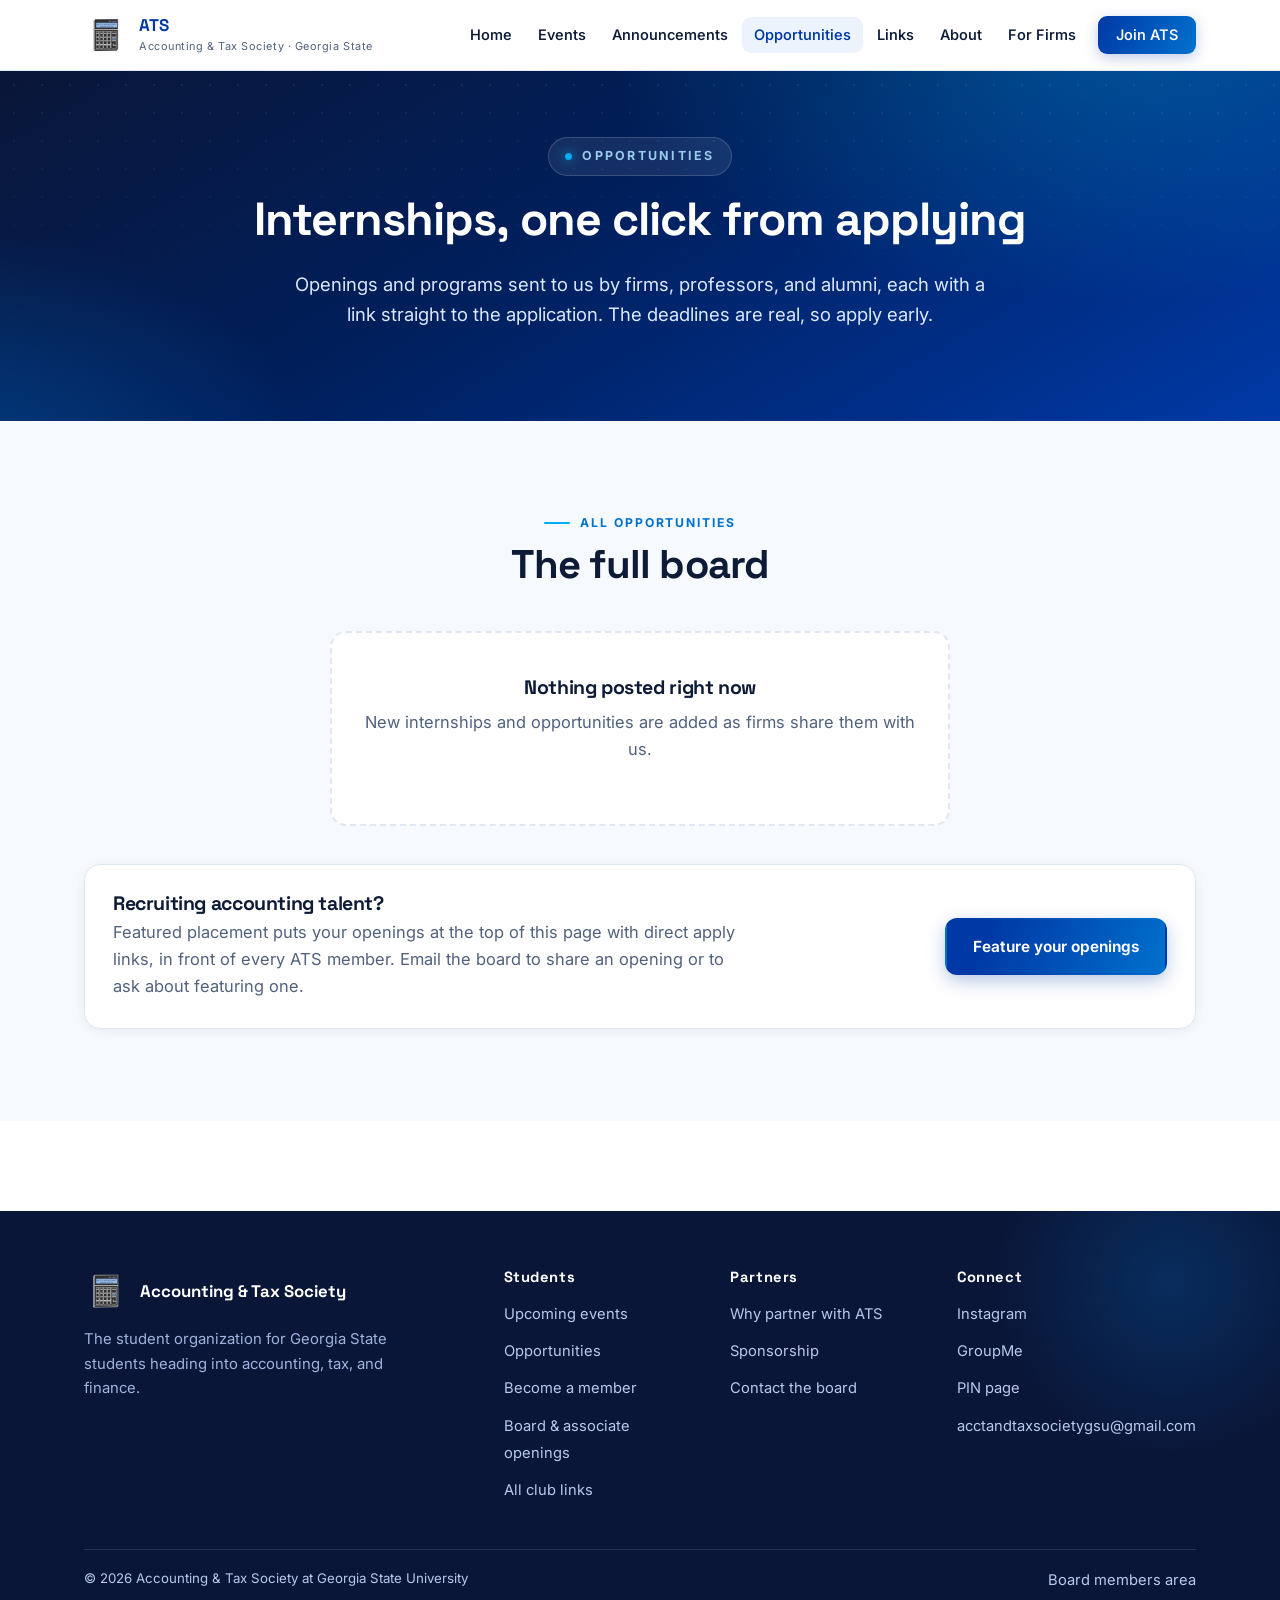
<file: opportunities.html>
<!DOCTYPE html>
<html lang="en">
<head>
  <meta charset="UTF-8">
  <meta name="viewport" content="width=device-width, initial-scale=1.0">
  <title>Opportunities · Accounting &amp; Tax Society at GSU</title>
  <meta name="description" content="Internships, scholarships, and professional development opportunities shared with the Accounting & Tax Society at Georgia State University, each with a direct application link.">
  <link rel="icon" href="assets/img/favicon.svg" type="image/svg+xml">
  <meta property="og:type" content="website">
  <meta property="og:title" content="Opportunities · Accounting & Tax Society at GSU">
  <meta property="og:description" content="Internships, scholarships, and professional development opportunities shared with the Accounting & Tax Society at Georgia State University, each with a direct application link.">
  <meta property="og:site_name" content="Accounting & Tax Society at GSU">
  <meta name="twitter:card" content="summary">
  <meta name="theme-color" content="#001F5C">
  <meta property="og:image" content="https://atsociety.org/assets/img/og-image.png">
  <meta property="og:url" content="https://atsociety.org/opportunities.html">
  <meta name="twitter:image" content="https://atsociety.org/assets/img/og-image.png">
  <link rel="canonical" href="https://atsociety.org/opportunities.html">
  <!-- These four lines are preset for atsociety.org. If you buy a different domain, replace atsociety.org here (and in sitemap.xml + robots.txt). -->
  <link rel="apple-touch-icon" href="assets/img/apple-touch-icon.png">
  <link rel="preconnect" href="https://fonts.googleapis.com">
  <link rel="preconnect" href="https://fonts.gstatic.com" crossorigin>
  <link href="https://fonts.googleapis.com/css2?family=Inter:wght@400;550;600;700;800&family=Space+Grotesk:wght@500;600;700&display=swap" rel="stylesheet">
  <link rel="stylesheet" href="assets/css/style.css">
</head>
<body data-page="opportunities">
  <a class="skip-link" href="#main">Skip to content</a>
  <header id="site-nav"></header>
  <div id="sample-note"></div>

  <main id="main">
    <section class="hero compact">
      <div class="container">
        <div class="kicker">Opportunities</div>
        <h1>Internships, one click from applying</h1>
        <p class="lead">Openings and programs sent to us by firms, professors, and alumni, each with a link straight to the application. The deadlines are real, so apply early.</p>
      </div>
    </section>

    <section class="section" id="opps-featured-wrap">
      <div class="container">
        <div class="section-head center">
          <div class="kicker">Featured by our partners</div>
          <h2>Front of the line</h2>
          <p>Roles our partner firms want ATS members to see first.</p>
        </div>
        <div class="grid grid-2" id="opps-featured"></div>
      </div>
    </section>

    <section class="section tint">
      <div class="container">
        <div class="section-head center">
          <div class="kicker">All opportunities</div>
          <h2>The full board</h2>
        </div>
        <div class="grid grid-2" id="opps-list"></div>
        <div class="card mt-3" style="display:flex; flex-wrap:wrap; align-items:center; justify-content:space-between; gap:16px;">
          <div style="max-width:640px;">
            <h3 style="margin-bottom:4px;">Recruiting accounting talent?</h3>
            <p class="muted" style="margin:0;">Featured placement puts your openings at the top of this page with direct apply links, in front of every ATS member. Email the board to share an opening or to ask about featuring one.</p>
          </div>
          <a class="btn btn-primary" href="partners.html#sponsorship">Feature your openings</a>
        </div>
      </div>
    </section>
  </main>

  <footer id="site-footer"></footer>

  <script src="assets/js/config.js"></script>
  <script src="assets/js/content-default.js"></script>
  <script src="assets/js/sheet.js"></script>
  <script src="assets/js/main.js"></script>
</body>
</html>
</file>
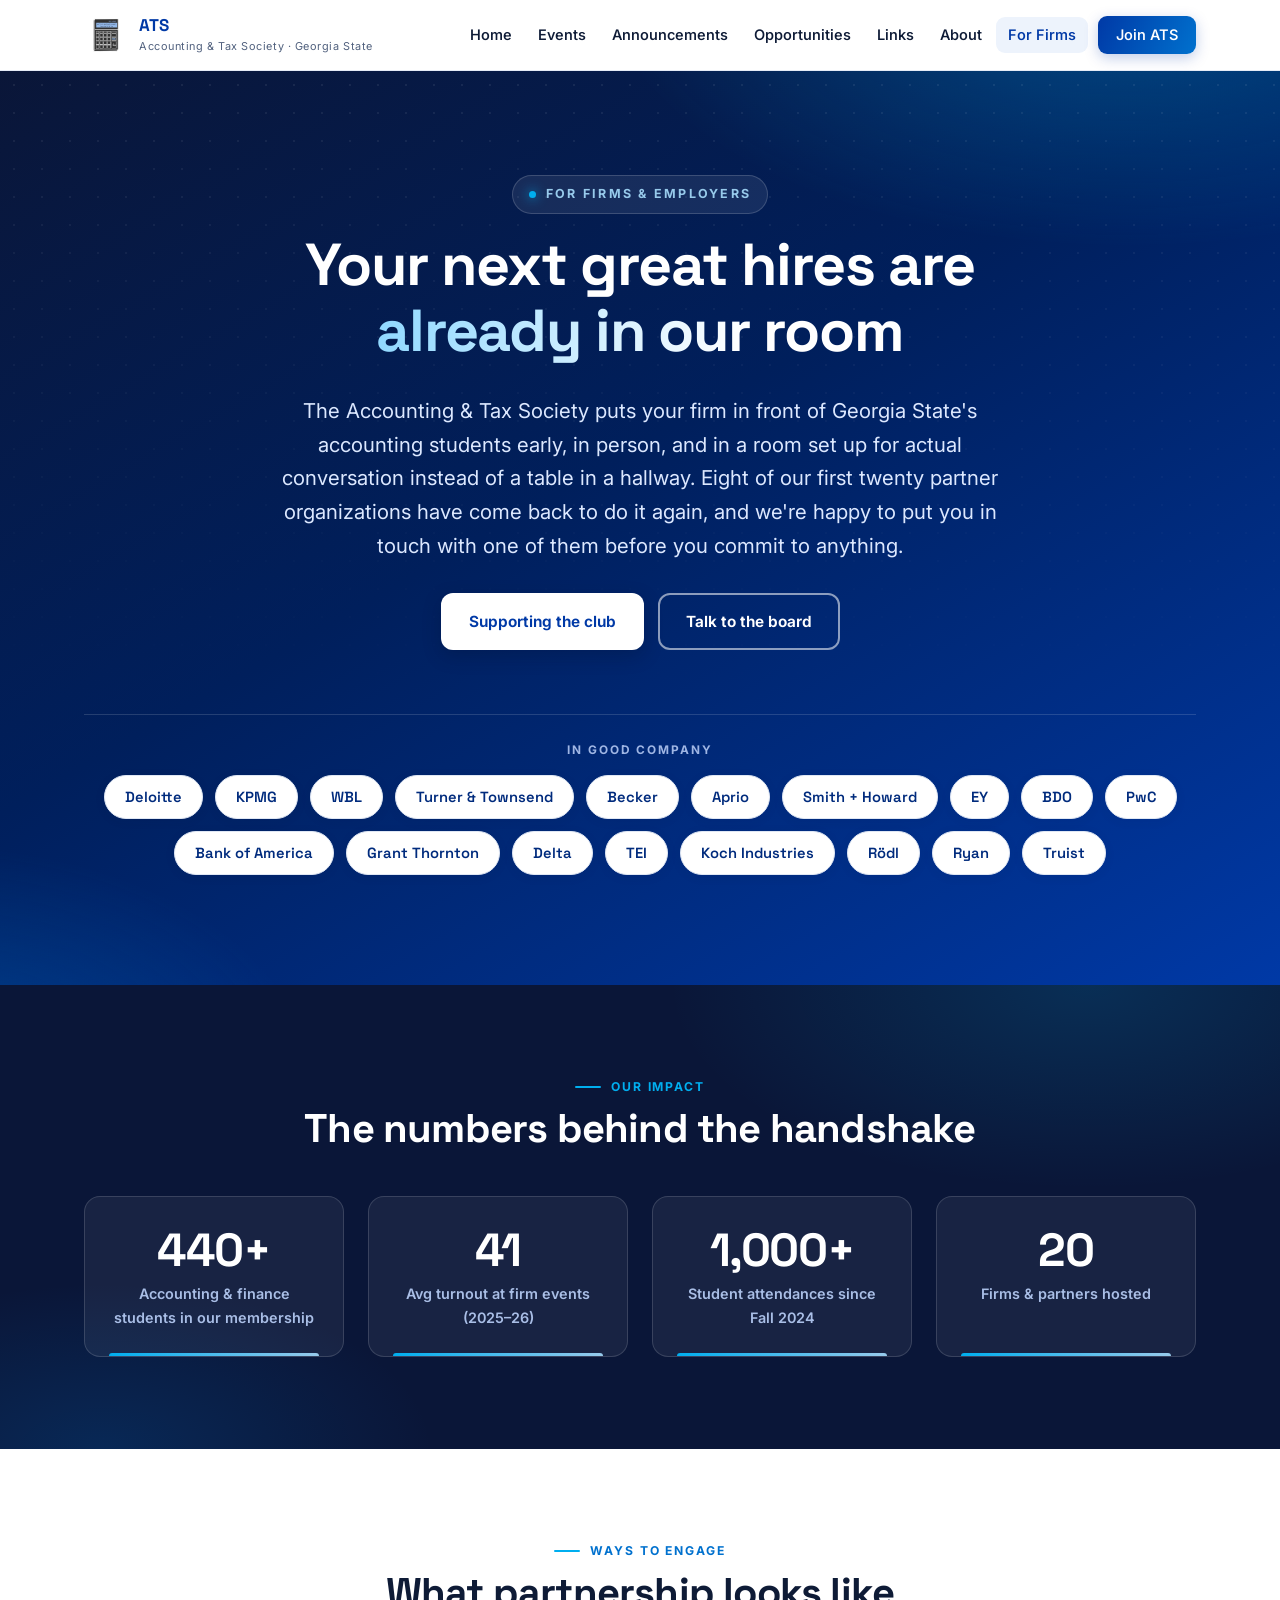
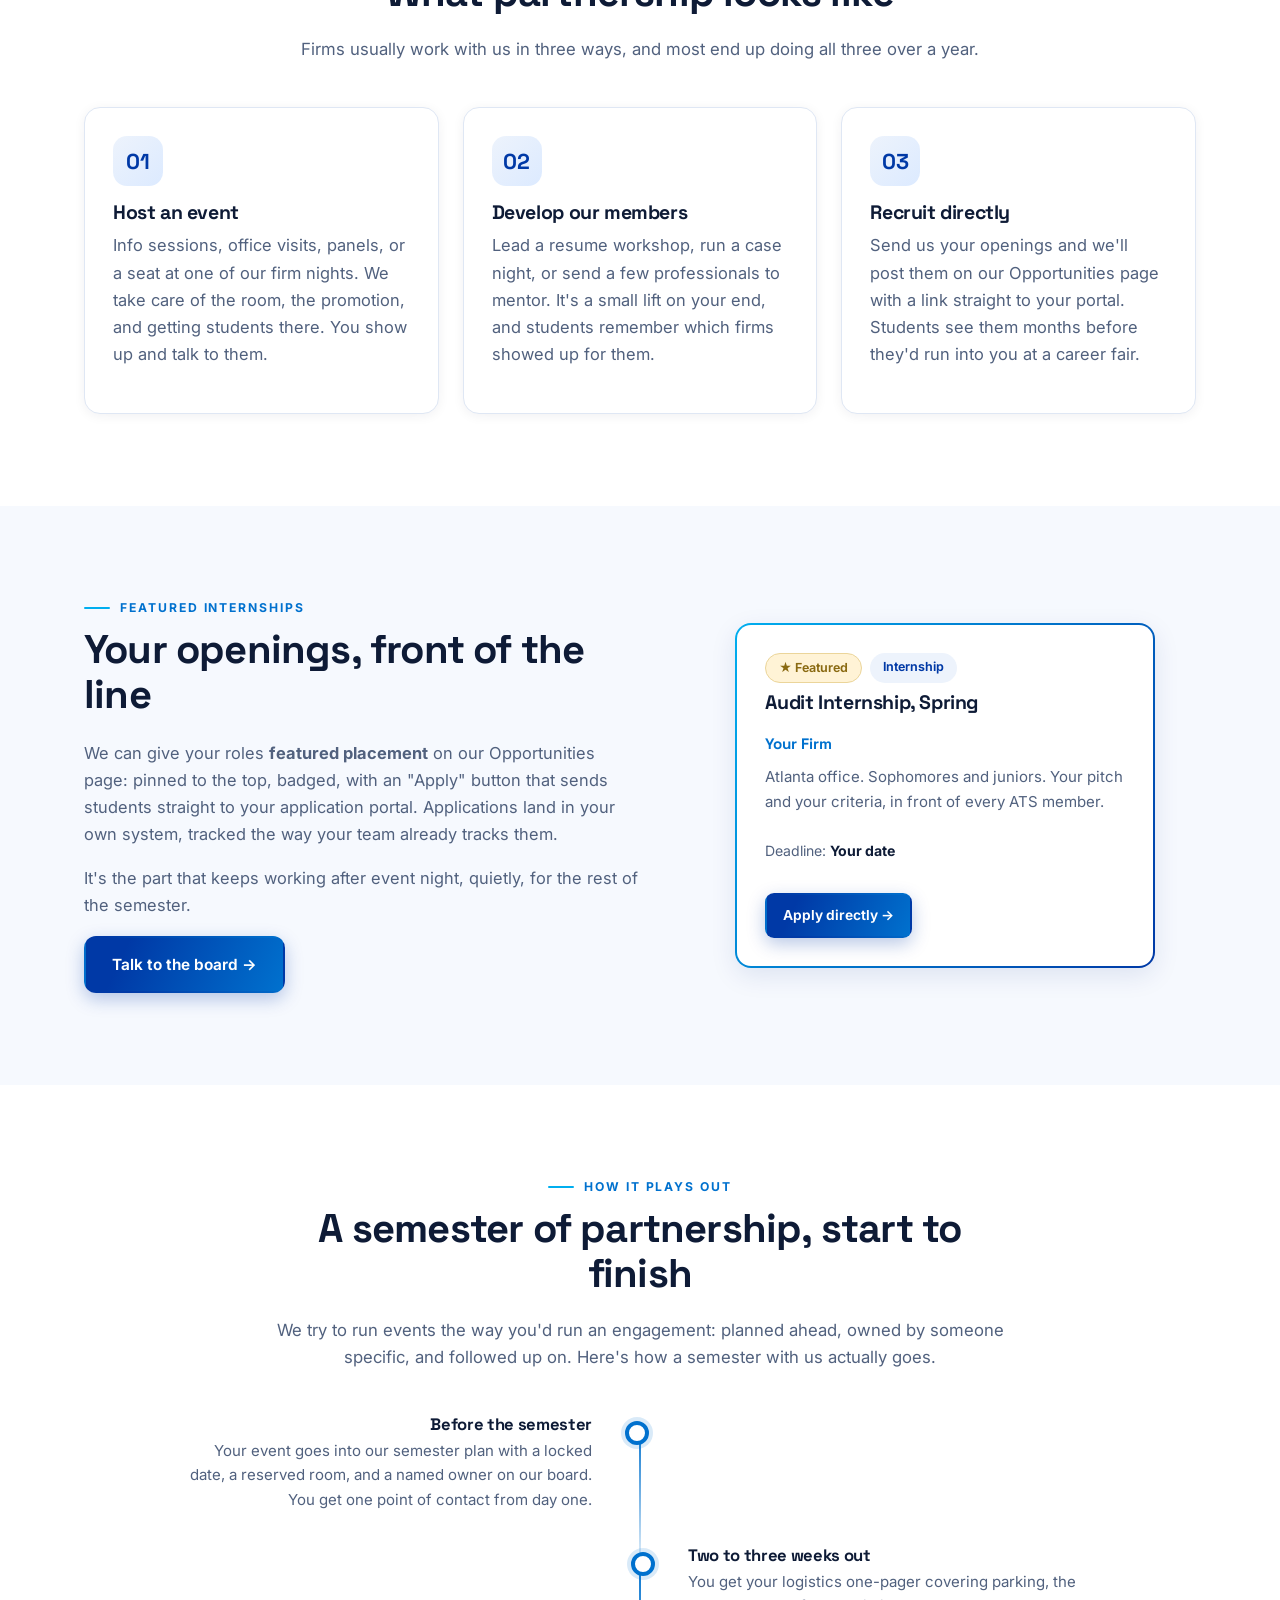
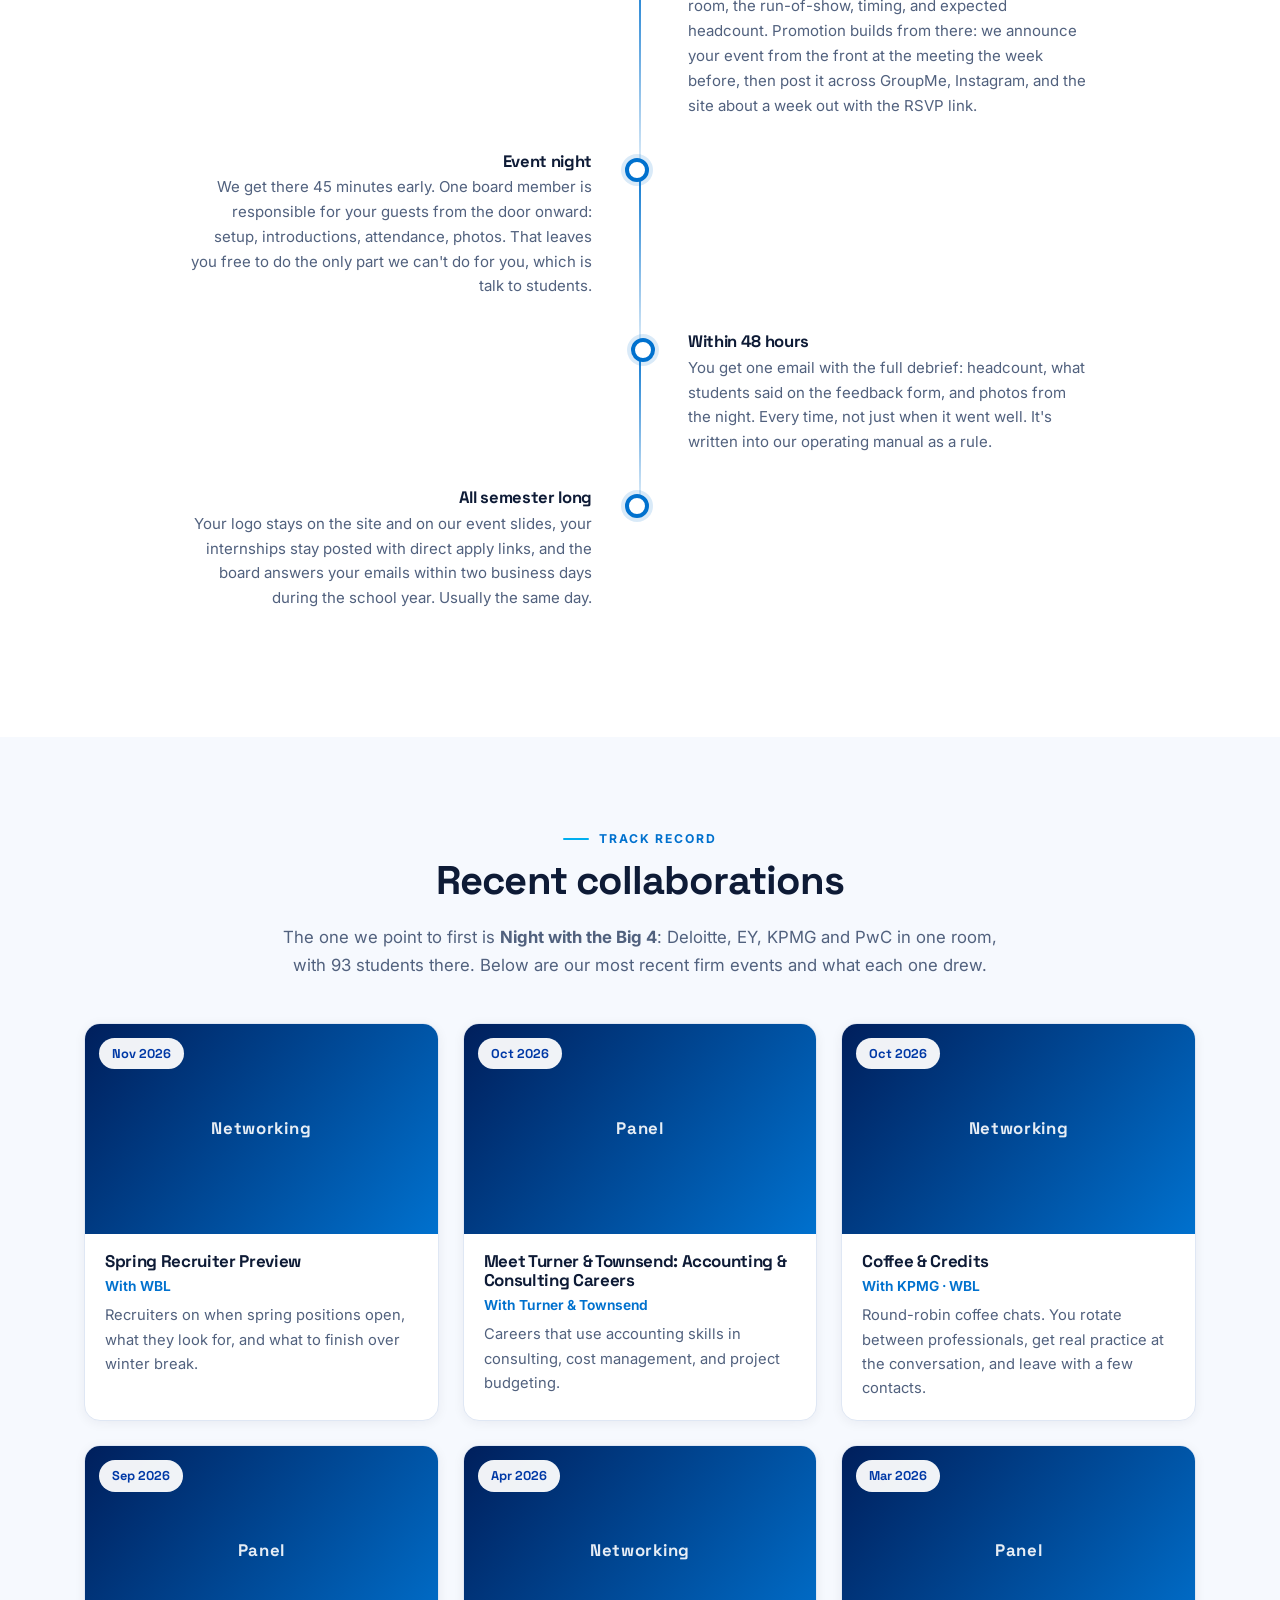
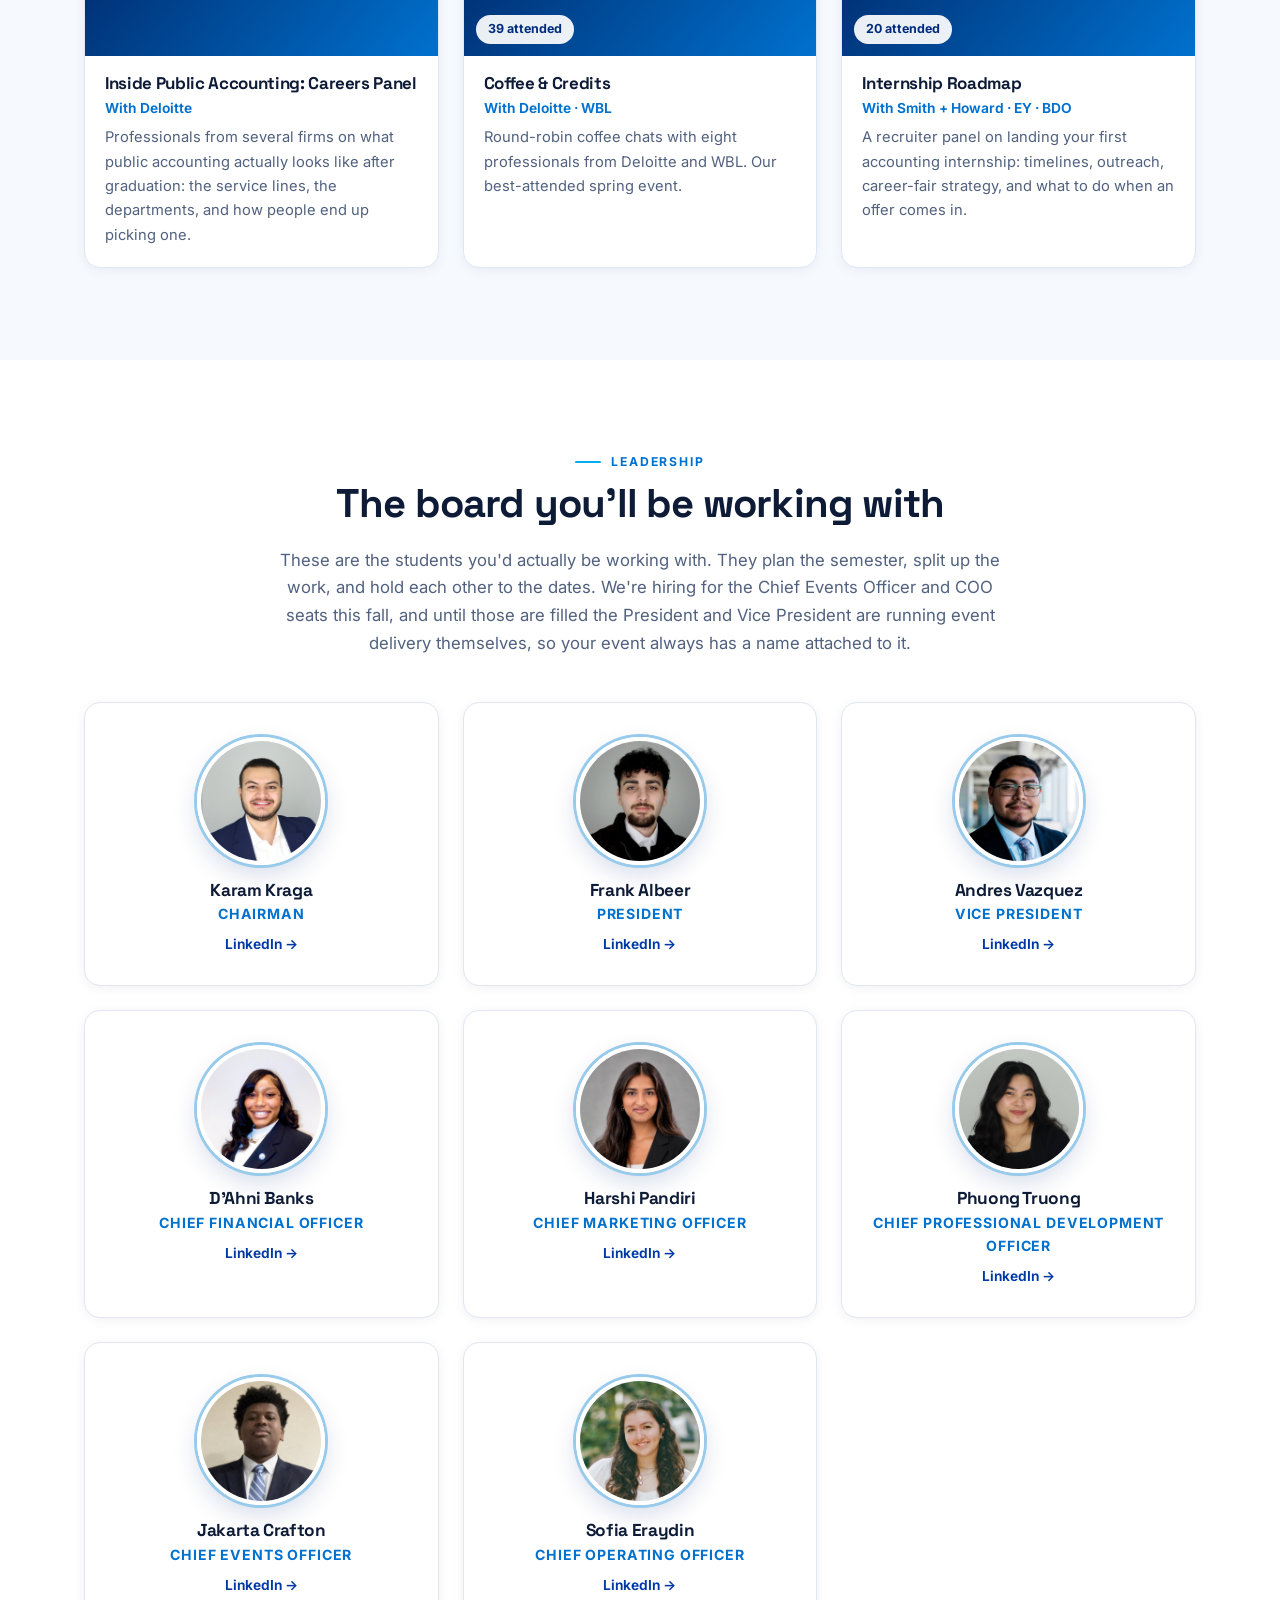
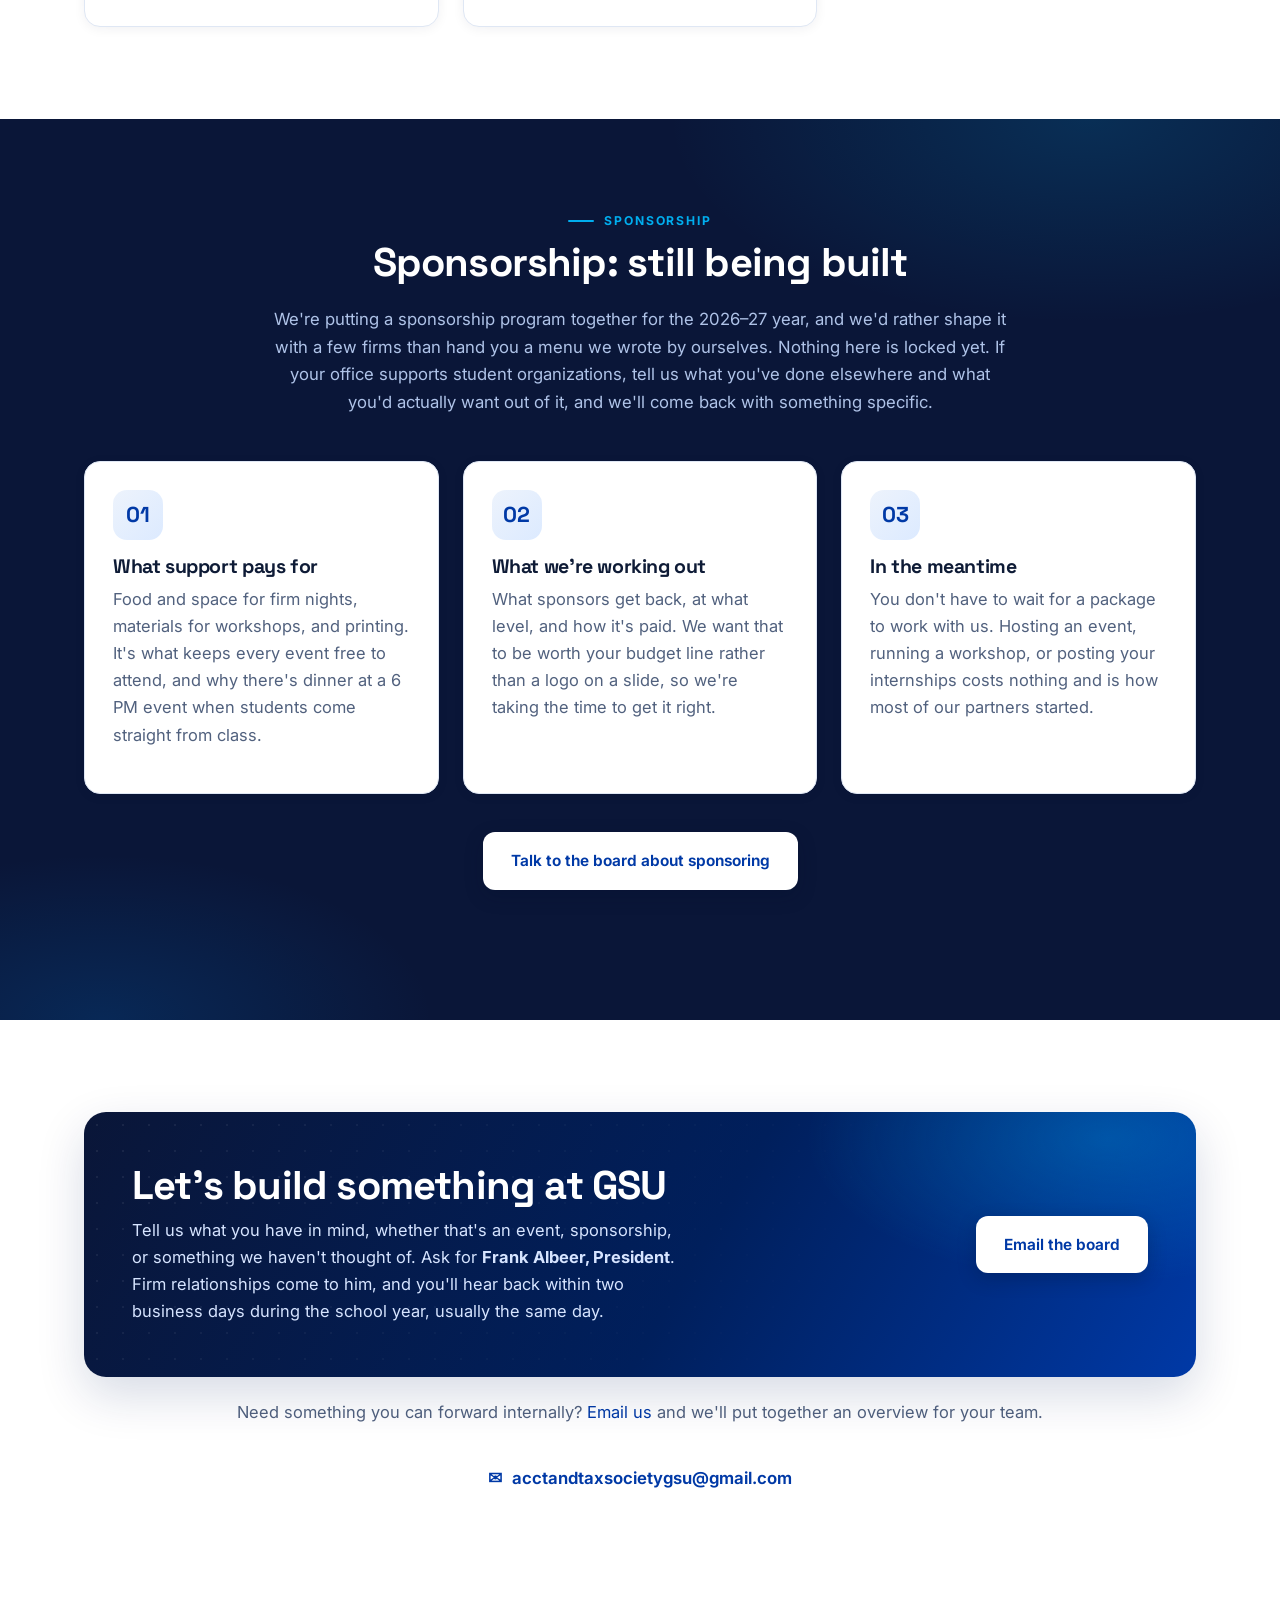
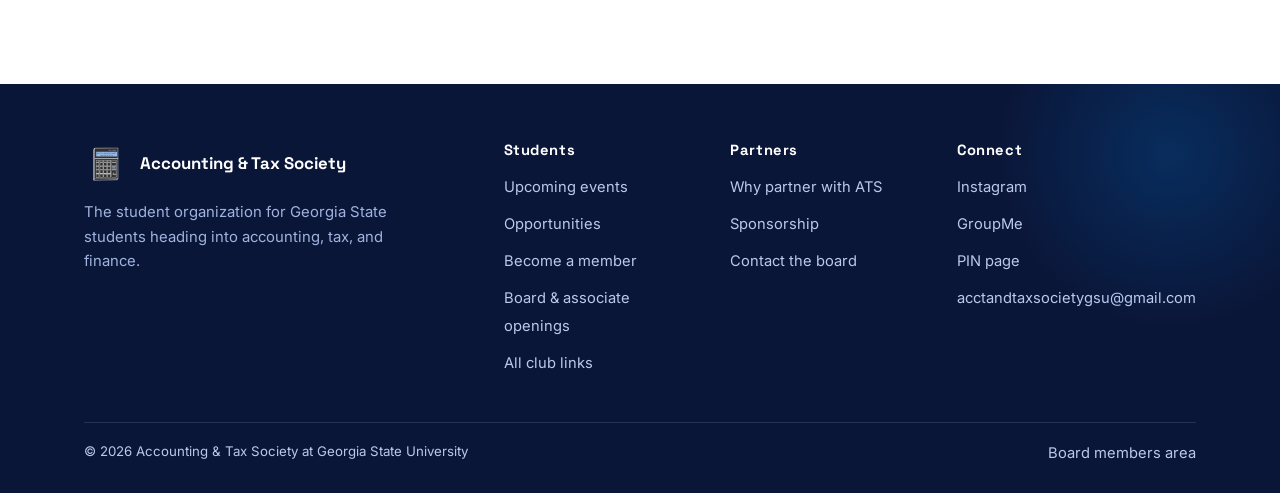
<file: partners.html>
<!DOCTYPE html>
<html lang="en">
<head>
  <meta charset="UTF-8">
  <meta name="viewport" content="width=device-width, initial-scale=1.0">
  <title>Partner with Us · Accounting &amp; Tax Society at GSU</title>
  <meta name="description" content="Partner with the Accounting & Tax Society at Georgia State University. Meet motivated accounting students early, feature your internships, host events, and build your campus brand.">
  <link rel="icon" href="assets/img/favicon.svg" type="image/svg+xml">
  <meta property="og:type" content="website">
  <meta property="og:title" content="Partner with Us · Accounting & Tax Society at GSU">
  <meta property="og:description" content="Partner with the Accounting & Tax Society at Georgia State University. Meet motivated accounting students early, feature your internships, host events, and build your campus brand.">
  <meta property="og:site_name" content="Accounting & Tax Society at GSU">
  <meta name="twitter:card" content="summary">
  <meta name="theme-color" content="#001F5C">
  <meta property="og:image" content="https://atsociety.org/assets/img/og-image.png">
  <meta property="og:url" content="https://atsociety.org/partners.html">
  <meta name="twitter:image" content="https://atsociety.org/assets/img/og-image.png">
  <link rel="canonical" href="https://atsociety.org/partners.html">
  <!-- These four lines are preset for atsociety.org. If you buy a different domain, replace atsociety.org here (and in sitemap.xml + robots.txt). -->
  <link rel="apple-touch-icon" href="assets/img/apple-touch-icon.png">
  <link rel="preconnect" href="https://fonts.googleapis.com">
  <link rel="preconnect" href="https://fonts.gstatic.com" crossorigin>
  <link href="https://fonts.googleapis.com/css2?family=Inter:wght@400;550;600;700;800&family=Space+Grotesk:wght@500;600;700&display=swap" rel="stylesheet">
  <link rel="stylesheet" href="assets/css/style.css">
</head>
<body data-page="partners">
  <a class="skip-link" href="#main">Skip to content</a>
  <header id="site-nav"></header>
  <div id="sample-note"></div>

  <main id="main">
    <section class="hero">
      <div class="container">
        <div class="kicker">For Firms &amp; Employers</div>
        <h1>Your next great hires are <span class="grad">already in our room</span></h1>
        <p class="lead">The Accounting &amp; Tax Society puts your firm in front of Georgia State's accounting students early, in person, and in a room set up for actual conversation instead of a table in a hallway. Eight of our first twenty partner organizations have come back to do it again, and we're happy to put you in touch with one of them before you commit to anything.</p>
        <div class="hero-actions">
          <a class="btn btn-white" href="#sponsorship">Supporting the club</a>
          <a class="btn btn-ghost on-dark" href="#contact">Talk to the board</a>
        </div>
        <div class="firm-band">
          <div class="fb-label">In good company</div>
          <div id="partner-firms"></div>
        </div>
      </div>
    </section>

    <section class="section dark">
      <div class="container">
        <div class="section-head center">
          <div class="kicker">Our impact</div>
          <h2>The numbers behind the handshake</h2>
        </div>
        <div class="grid grid-4" id="impact-stats"></div>
      </div>
    </section>

    <section class="section">
      <div class="container">
        <div class="section-head center">
          <div class="kicker">Ways to engage</div>
          <h2>What partnership looks like</h2>
          <p>Firms usually work with us in three ways, and most end up doing all three over a year.</p>
        </div>
        <div class="grid grid-3">
          <div class="card">
            <div class="icon">01</div>
            <h3>Host an event</h3>
            <p class="muted">Info sessions, office visits, panels, or a seat at one of our firm nights. We take care of the room, the promotion, and getting students there. You show up and talk to them.</p>
          </div>
          <div class="card">
            <div class="icon">02</div>
            <h3>Develop our members</h3>
            <p class="muted">Lead a resume workshop, run a case night, or send a few professionals to mentor. It's a small lift on your end, and students remember which firms showed up for them.</p>
          </div>
          <div class="card">
            <div class="icon">03</div>
            <h3>Recruit directly</h3>
            <p class="muted">Send us your openings and we'll post them on our Opportunities page with a link straight to your portal. Students see them months before they'd run into you at a career fair.</p>
          </div>
        </div>
      </div>
    </section>

    <section class="section tint">
      <div class="container">
        <div class="feature-split">
          <div class="split-text">
            <div class="section-head" style="margin-bottom: 0;">
              <div class="kicker">Featured internships</div>
              <h2>Your openings, front of the line</h2>
            </div>
            <p class="mt-2">We can give your roles <strong>featured placement</strong> on our Opportunities page: pinned to the top, badged, with an "Apply" button that sends students straight to your application portal. Applications land in your own system, tracked the way your team already tracks them.</p>
            <p>It's the part that keeps working after event night, quietly, for the rest of the semester.</p>
            <a class="btn btn-primary" href="#contact">Talk to the board →</a>
          </div>
          <div>
            <article class="card opp-card featured-opp" style="max-width: 420px; margin: 0 auto;">
              <div class="event-meta"><span class="tag gold">★ Featured</span><span class="tag">Internship</span></div>
              <h3>Audit Internship, Spring</h3>
              <div class="opp-company">Your Firm</div>
              <p class="muted" style="font-size:0.94rem;">Atlanta office. Sophomores and juniors. Your pitch and your criteria, in front of every ATS member.</p>
              <div class="opp-deadline">Deadline: <strong>Your date</strong></div>
              <div class="mt-2"><span class="btn btn-primary btn-sm" style="pointer-events: none;" aria-hidden="true">Apply directly →</span></div>
            </article>
          </div>
        </div>
      </div>
    </section>

    <section class="section">
      <div class="container">
        <div class="section-head center">
          <div class="kicker">How it plays out</div>
          <h2>A semester of partnership, start to finish</h2>
          <p>We try to run events the way you'd run an engagement: planned ahead, owned by someone specific, and followed up on. Here's how a semester with us actually goes.</p>
        </div>
        <ul class="timeline">
          <li>
            <h3>Before the semester</h3>
            <p>Your event goes into our semester plan with a locked date, a reserved room, and a named owner on our board. You get one point of contact from day one.</p>
          </li>
          <li>
            <h3>Two to three weeks out</h3>
            <p>You get your logistics one-pager covering parking, the room, the run-of-show, timing, and expected headcount. Promotion builds from there: we announce your event from the front at the meeting the week before, then post it across GroupMe, Instagram, and the site about a week out with the RSVP link.</p>
          </li>
          <li>
            <h3>Event night</h3>
            <p>We get there 45 minutes early. One board member is responsible for your guests from the door onward: setup, introductions, attendance, photos. That leaves you free to do the only part we can't do for you, which is talk to students.</p>
          </li>
          <li>
            <h3>Within 48 hours</h3>
            <p>You get one email with the full debrief: headcount, what students said on the feedback form, and photos from the night. Every time, not just when it went well. It's written into our operating manual as a rule.</p>
          </li>
          <li>
            <h3>All semester long</h3>
            <p>Your logo stays on the site and on our event slides, your internships stay posted with direct apply links, and the board answers your emails within two business days during the school year. Usually the same day.</p>
          </li>
        </ul>
      </div>
    </section>

    <section class="section tint">
      <div class="container">
        <div class="section-head center">
          <div class="kicker">Track record</div>
          <h2>Recent collaborations</h2>
          <p>The one we point to first is <strong>Night with the Big 4</strong>: Deloitte, EY, KPMG and PwC in one room, with 93 students there. Below are our most recent firm events and what each one drew.</p>
        </div>
        <div class="memory-grid" id="collab-list"></div>
      </div>
    </section>

    <section class="section">
      <div class="container">
        <div class="section-head center">
          <div class="kicker">Leadership</div>
          <h2>The board you'll be working with</h2>
          <p>These are the students you'd actually be working with. They plan the semester, split up the work, and hold each other to the dates. We're hiring for the Chief Events Officer and COO seats this fall, and until those are filled the President and Vice President are running event delivery themselves, so your event always has a name attached to it.</p>
        </div>
        <div class="grid grid-3" id="board-grid"></div>
      </div>
    </section>

    <section class="section dark" id="sponsorship">
      <div class="container">
        <div class="section-head center">
          <div class="kicker">Sponsorship</div>
          <h2>Sponsorship: still being built</h2>
          <p>We're putting a sponsorship program together for the 2026&ndash;27 year, and we'd rather shape it with a few firms than hand you a menu we wrote by ourselves. Nothing here is locked yet. If your office supports student organizations, tell us what you've done elsewhere and what you'd actually want out of it, and we'll come back with something specific.</p>
        </div>
        <!-- BOARD NOTE: tiers and amounts are deliberately not published while the package is in development.
             Add them here once the board approves the final structure. -->
        <div class="grid grid-3">
          <div class="card">
            <div class="icon">01</div>
            <h3>What support pays for</h3>
            <p class="muted">Food and space for firm nights, materials for workshops, and printing. It's what keeps every event free to attend, and why there's dinner at a 6 PM event when students come straight from class.</p>
          </div>
          <div class="card">
            <div class="icon">02</div>
            <h3>What we're working out</h3>
            <p class="muted">What sponsors get back, at what level, and how it's paid. We want that to be worth your budget line rather than a logo on a slide, so we're taking the time to get it right.</p>
          </div>
          <div class="card">
            <div class="icon">03</div>
            <h3>In the meantime</h3>
            <p class="muted">You don't have to wait for a package to work with us. Hosting an event, running a workshop, or posting your internships costs nothing and is how most of our partners started.</p>
          </div>
        </div>
        <p class="center mt-3"><a class="btn btn-white" href="#contact">Talk to the board about sponsoring</a></p>
        <p class="center mt-3" id="sponsor-packet"></p>
      </div>
    </section>

    <section class="section" id="contact">
      <div class="container">
        <div class="cta-band">
          <div>
            <h2>Let's build something at GSU</h2>
            <p>Tell us what you have in mind, whether that's an event, sponsorship, or something we haven't thought of. Ask for <strong>Frank Albeer, President</strong>. Firm relationships come to him, and you'll hear back within two business days during the school year, usually the same day.</p>
          </div>
          <a class="btn btn-white hidden" id="partner-cta-mail" href="#">Email the board</a>
        </div>
        <p class="center mt-2 muted">Need something you can forward internally? <a href="mailto:acctandtaxsocietygsu@gmail.com?subject=ATS%20partnership%20overview">Email us</a> and we'll put together an overview for your team.</p>
        <div class="mt-3 center" style="max-width: 720px; margin-left:auto; margin-right:auto;" id="partner-contact"></div>
      </div>
    </section>
  </main>

  <footer id="site-footer"></footer>

  <script src="assets/js/config.js"></script>
  <script src="assets/js/content-default.js"></script>
  <script src="assets/js/sheet.js"></script>
  <script src="assets/js/main.js"></script>
</body>
</html>
</file>
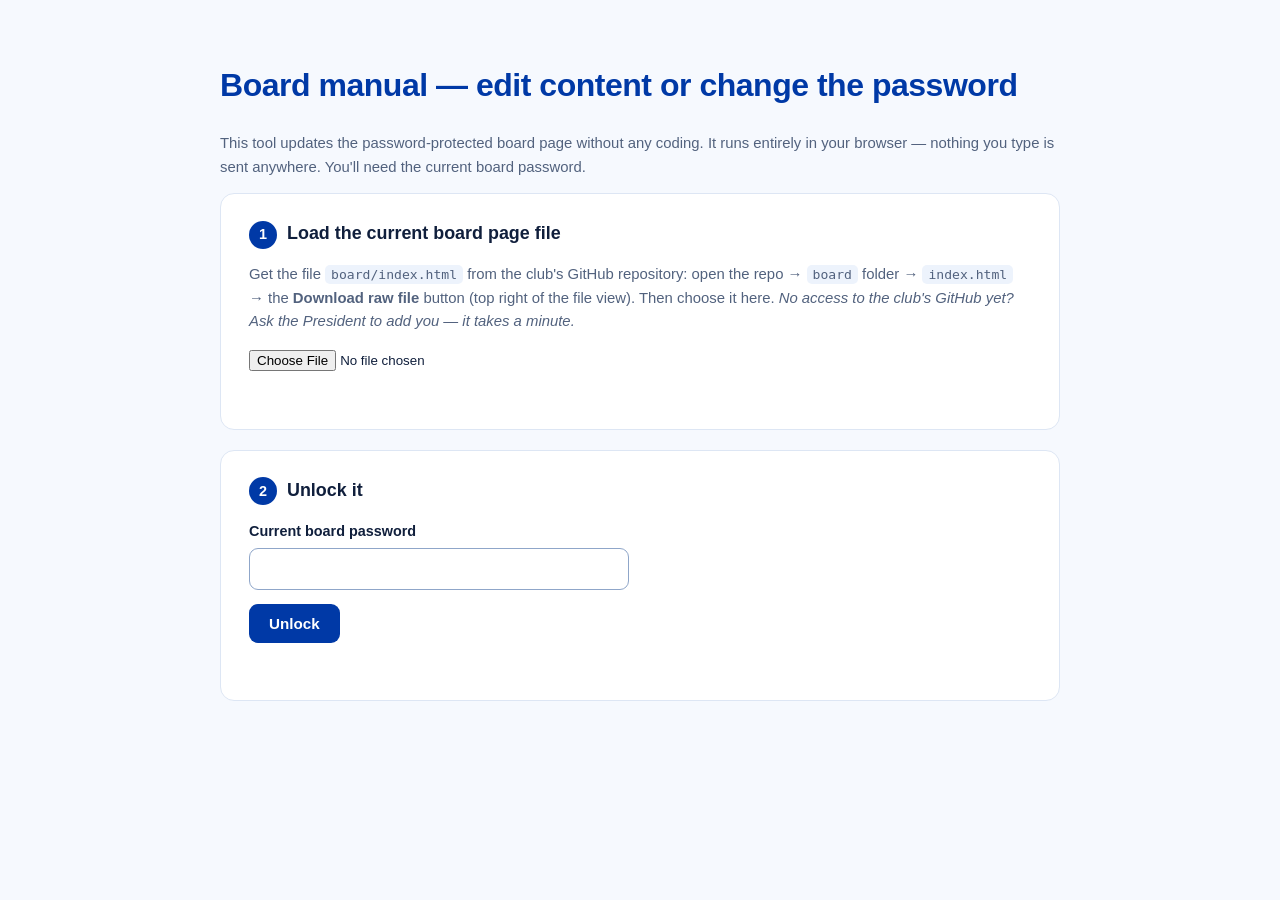
<file: tools/rekey.html>
<!DOCTYPE html>
<html lang="en">
<head>
  <meta charset="UTF-8">
  <meta name="viewport" content="width=device-width, initial-scale=1.0">
  <title>Board Manual — Edit &amp; Change Password</title>
  <meta name="robots" content="noindex, nofollow">
  <style>
    :root { --blue:#0039A6; --deep:#001F5C; --pale:#EDF3FC; --border:#DDE6F4; --ink:#101F3C; --muted:#52627E; }
    * { box-sizing: border-box; }
    body { font-family: "Inter", -apple-system, "Segoe UI", Roboto, Arial, sans-serif; color: var(--ink); background:#F6F9FE; margin:0; line-height:1.55; }
    .wrap { max-width: 880px; margin: 0 auto; padding: 40px 20px 90px; }
    h1 { color: var(--blue); letter-spacing:-0.015em; }
    .step { background:#fff; border:1px solid var(--border); border-radius:14px; padding:26px 28px; margin-bottom:20px; }
    .step h2 { margin-top:0; font-size:1.12rem; }
    .step h2 .n { display:inline-flex; width:28px; height:28px; border-radius:50%; background:var(--blue); color:#fff; align-items:center; justify-content:center; font-size:0.9rem; margin-right:10px; }
    .muted { color: var(--muted); font-size: 0.93rem; }
    input[type=password], input[type=text] { width:100%; max-width:380px; padding:11px 13px; border:1.5px solid #8FA6C9; border-radius:9px; font-size:1rem; font-family:inherit; }
    input:focus { border-color: var(--blue); }
    label { display:block; font-weight:600; font-size:0.9rem; margin:14px 0 6px; }
    button { background:var(--blue); color:#fff; border:none; border-radius:9px; padding:11px 20px; font-size:0.95rem; font-weight:600; cursor:pointer; font-family:inherit; margin-top:14px; }
    button:hover { background:var(--deep); }
    button.secondary { background:#fff; color:var(--blue); border:2px solid var(--blue); }
    .ok { color:#0B7A3B; font-weight:600; font-size:0.92rem; }
    .err { color:#B3261E; font-weight:600; font-size:0.92rem; }
    .status { margin-top:10px; min-height:1.3em; }
    #editor { border:1.5px solid var(--border); border-radius:10px; background:#fff; padding:22px 26px; margin-top:14px; min-height:200px; max-height:520px; overflow:auto; }
    #editor:focus { outline:2px solid var(--blue); }
    #editor h2 { color:var(--blue); border-bottom:2px solid var(--pale); padding-bottom:6px; }
    #editor table { border-collapse:collapse; width:100%; font-size:0.9rem; }
    #editor th, #editor td { border:1px solid var(--border); padding:7px 10px; text-align:left; }
    #editor th { background:var(--pale); }
    .notice { background:#FFF8E1; border:1px solid #E6C56A; border-radius:10px; padding:12px 16px; font-size:0.9rem; margin:14px 0; }
    .hidden { display:none; }
    ol li { margin-bottom:8px; }
    code { background:var(--pale); padding:2px 6px; border-radius:5px; font-size:0.88em; }
  </style>
</head>
<body>
  <div class="wrap">
    <h1>Board manual — edit content or change the password</h1>
    <p class="muted">This tool updates the password-protected board page without any coding. It runs entirely in your browser — nothing you type is sent anywhere. You'll need the current board password.</p>

    <div class="step">
      <h2><span class="n">1</span>Load the current board page file</h2>
      <p class="muted">Get the file <code>board/index.html</code> from the club's GitHub repository: open the repo → <code>board</code> folder → <code>index.html</code> → the <strong>Download raw file</strong> button (top right of the file view). Then choose it here. <em>No access to the club's GitHub yet? Ask the President to add you — it takes a minute.</em></p>
      <input type="file" id="fileInput" accept=".html,.htm,text/html">
      <div class="status" id="fileStatus" role="status" aria-live="polite"></div>
    </div>

    <div class="step">
      <h2><span class="n">2</span>Unlock it</h2>
      <label for="curPw">Current board password</label>
      <input type="password" id="curPw" autocomplete="off">
      <br><button id="unlockBtn" type="button">Unlock</button>
      <div class="status" id="unlockStatus" role="status" aria-live="polite"></div>
    </div>

    <div class="step hidden" id="editStep">
      <h2><span class="n">3</span>Edit the manual (optional)</h2>
      <p class="muted">Click into the text below and edit it like a document. Keep the section headings — they become the page's menu. If you only want to change the password, leave the text as it is.</p>
      <div id="editor" contenteditable="true" spellcheck="true" role="textbox" aria-multiline="true" aria-label="Manual content"></div>
    </div>

    <div class="step hidden" id="pwStep">
      <h2><span class="n">4</span>Set the password</h2>
      <p class="muted">Leave both boxes empty to keep the current password. At handover each year, set a fresh one here.</p>
      <label for="newPw">New password</label>
      <input type="password" id="newPw" autocomplete="new-password">
      <label for="newPw2">Repeat new password</label>
      <input type="password" id="newPw2" autocomplete="new-password">
    </div>

    <div class="step hidden" id="genStep">
      <h2><span class="n">5</span>Generate the updated file</h2>
      <p class="muted">Relax — this only downloads a file to your computer. Nothing on the live site changes until you upload it in the next step, and even then GitHub keeps every old version under the file's <strong>History</strong>, so any mistake can be undone.</p>
      <button id="genBtn" type="button">Generate &amp; download index.html</button>
      <div class="status" id="genStatus" role="status" aria-live="polite"></div>
      <div class="notice hidden" id="afterNotice">
        <strong>Last step — put the new file on the site:</strong>
        <ol>
          <li>Open the club's GitHub repository and go into the <code>board</code> folder. <strong>Important:</strong> the address bar must end in <code>/board</code> before you upload — uploading this file at the top level of the repository would replace the site's homepage, because both files are named <code>index.html</code>.</li>
          <li>Open <code>index.html</code> → click the pencil (Edit) → select everything and delete it.</li>
          <li>Open the file you just downloaded in a text editor (Notepad / TextEdit), select all, copy, and paste it in. <em>Or</em>: in the <code>board</code> folder choose <strong>Add file → Upload files</strong> and upload the download — it replaces the old one because the name matches.</li>
          <li>Click <strong>Commit changes</strong>. The live site updates in about a minute.</li>
          <li>If you changed the password, share the new one with the board privately (not in writing on the site or repo).</li>
        </ol>
      </div>
    </div>
  </div>

  <script>
    "use strict";
    const ITER = 310000;
    let fileText = null;
    let currentPw = null;

    const $ = (id) => document.getElementById(id);
    const enc = new TextEncoder();
    const b64ToBytes = (b64) => Uint8Array.from(atob(b64), c => c.charCodeAt(0));
    const bytesToB64 = (bytes) => {
      let out = "";
      for (let i = 0; i < bytes.length; i += 0x8000) {
        out += String.fromCharCode.apply(null, bytes.subarray(i, i + 0x8000));
      }
      return btoa(out);
    };

    function getBlob(text) {
      const m = text.match(/\/\*ENC-START\*\/(.*?)\/\*ENC-END\*\//s);
      if (!m) return null;
      try {
        const b = JSON.parse(m[1]);
        if (!b || typeof b !== "object" || typeof b.s !== "string" || typeof b.i !== "string" || typeof b.c !== "string" || !b.c.length) return null;
        return b;
      } catch (e) { return null; }
    }

    async function deriveKey(password, salt, usages) {
      const km = await crypto.subtle.importKey("raw", enc.encode(password), "PBKDF2", false, ["deriveKey"]);
      return crypto.subtle.deriveKey({ name: "PBKDF2", salt, iterations: ITER, hash: "SHA-256" },
        km, { name: "AES-GCM", length: 256 }, false, usages);
    }

    $("fileInput").addEventListener("change", async (ev) => {
      const f = ev.target.files[0];
      const st = $("fileStatus");
      if (!f) return;
      fileText = await f.text();
      if (getBlob(fileText)) {
        st.innerHTML = '<span class="ok">✓ File loaded — it contains the protected manual.</span>';
      } else {
        fileText = null;
        st.innerHTML = '<span class="err">That doesn\'t look like the board page file. Make sure you downloaded board/index.html.</span>';
      }
    });

    $("unlockBtn").addEventListener("click", async () => {
      const st = $("unlockStatus");
      if (!fileText) { st.innerHTML = '<span class="err">Load the file in step 1 first.</span>'; return; }
      const pw = $("curPw").value;
      if (!pw) { st.innerHTML = '<span class="err">Enter the current password.</span>'; return; }
      const blob = getBlob(fileText);
      try {
        const key = await deriveKey(pw, b64ToBytes(blob.s), ["decrypt"]);
        const plain = await crypto.subtle.decrypt({ name: "AES-GCM", iv: b64ToBytes(blob.i) }, key, b64ToBytes(blob.c));
        $("editor").innerHTML = new TextDecoder().decode(plain);
        currentPw = pw;
        st.innerHTML = '<span class="ok">✓ Unlocked.</span>';
        $("editStep").classList.remove("hidden");
        $("pwStep").classList.remove("hidden");
        $("genStep").classList.remove("hidden");
      } catch (e) {
        st.innerHTML = '<span class="err">Wrong password (or the file is damaged). Try again.</span>';
      }
    });

    $("genBtn").addEventListener("click", async () => {
      const st = $("genStatus");
      st.textContent = "";
      try {
      if (!fileText || currentPw === null) { st.innerHTML = '<span class="err">Complete steps 1 and 2 first.</span>'; return; }

      const p1 = $("newPw").value, p2 = $("newPw2").value;
      if (p1 !== p2) { st.innerHTML = '<span class="err">The two password boxes don\'t match.</span>'; return; }
      if (p1 && p1.length < 8) { st.innerHTML = '<span class="err">Use at least 8 characters.</span>'; return; }
      const password = p1 || currentPw;

      const content = $("editor").innerHTML.trim();
      if (!content) { st.innerHTML = '<span class="err">The manual text is empty — that\'s probably a mistake.</span>'; return; }

      const salt = crypto.getRandomValues(new Uint8Array(16));
      const iv = crypto.getRandomValues(new Uint8Array(12));
      const key = await deriveKey(password, salt, ["encrypt"]);
      const ct = new Uint8Array(await crypto.subtle.encrypt({ name: "AES-GCM", iv }, key, enc.encode(content)));

      const blob = JSON.stringify({ s: bytesToB64(salt), i: bytesToB64(iv), c: bytesToB64(ct) });
      const newText = fileText.replace(/\/\*ENC-START\*\/(.*?)\/\*ENC-END\*\//s, "/*ENC-START*/" + blob + "/*ENC-END*/");

      const dl = new Blob([newText], { type: "text/html" });
      const a = document.createElement("a");
      a.href = URL.createObjectURL(dl);
      a.download = "index.html";
      a.click();
      URL.revokeObjectURL(a.href);

      st.innerHTML = '<span class="ok">✓ Downloaded. Now follow the last step below.</span>' + (p1 ? ' <span class="ok">Password changed.</span>' : '');
      $("afterNotice").classList.remove("hidden");
      } catch (err) {
        st.innerHTML = '<span class="err">Something went wrong: ' + String(err && err.message || err).replace(/</g, "&lt;") + '. Nothing was changed — try again.</span>';
      }
    });
  </script>
</body>
</html>
</file>
<file: assets/css/style.css>
/* ============================================================
   Accounting & Tax Society at Georgia State University
   Site stylesheet v2 — premium pass. GSU brand palette.
   ============================================================ */

:root {
  --gsu-blue: #0039A6;      /* Georgia State Blue — PMS 286 */
  --gsu-blue-dark: #002B7D;
  --gsu-blue-deep: #001F5C;
  --navy: #0A1638;          /* rich dark for premium bands */
  --cool-blue: #0071CE;     /* PMS 285 */
  --vibrant-blue: #00AEEF;
  --light-blue: #97CAEB;    /* PMS 291 */
  --pale-blue: #EDF3FC;
  --ink: #0E1B36;
  --muted: #51617E;
  --border: #DFE7F4;
  --surface: #F6F9FE;
  --white: #FFFFFF;
  --note-bg: #FFF8E1;
  --note-border: #E6C56A;
  --radius: 16px;
  --shadow: 0 2px 12px rgba(10, 22, 56, 0.06);
  --shadow-md: 0 8px 26px rgba(0, 43, 125, 0.10);
  --shadow-lg: 0 18px 48px rgba(0, 31, 92, 0.16);
  --maxw: 1160px;
  --font-display: "Space Grotesk", "Inter", -apple-system, "Segoe UI", sans-serif;
  --font-body: "Inter", -apple-system, BlinkMacSystemFont, "Segoe UI", Roboto, Arial, sans-serif;
}

* { box-sizing: border-box; }

html { scroll-behavior: smooth; }

body {
  margin: 0;
  font-family: var(--font-body);
  color: var(--ink);
  background: var(--white);
  line-height: 1.65;
  font-size: 16.5px;
  -webkit-font-smoothing: antialiased;
}

img { max-width: 100%; display: block; }

a { color: var(--gsu-blue); text-decoration: none; }
a:hover { text-decoration: underline; }

h1, h2, h3, h4 {
  font-family: var(--font-display);
  line-height: 1.12; margin: 0 0 0.5em; font-weight: 700; letter-spacing: -0.02em;
}
h1 { font-size: clamp(2.3rem, 5.6vw, 3.7rem); }
h2 { font-size: clamp(1.7rem, 3.6vw, 2.5rem); }
h3 { font-size: 1.22rem; }

p { margin: 0 0 1em; }

.container { max-width: var(--maxw); margin: 0 auto; padding: 0 24px; }

.section { padding: 92px 0; }
.section.snug { padding: 64px 0; }
.section.tint { background: var(--surface); }
.section.dark {
  background:
    radial-gradient(700px 340px at 85% 0%, rgba(0, 174, 239, 0.16), transparent 60%),
    radial-gradient(600px 300px at 8% 100%, rgba(0, 113, 206, 0.20), transparent 55%),
    var(--navy);
  color: #E9F0FF;
}
.section.dark .section-head p { color: #AFC3E8; }
.section.dark h2 { color: var(--white); }
.section-head { max-width: 740px; margin-bottom: 44px; }
.section-head .kicker {
  text-transform: uppercase; letter-spacing: 0.16em; font-size: 0.76rem;
  font-weight: 700; color: var(--cool-blue); margin-bottom: 10px;
  display: flex; align-items: center; gap: 10px;
}
.section-head .kicker::before {
  content: ""; width: 26px; height: 2px; background: var(--vibrant-blue); border-radius: 2px;
}
.section.dark .kicker { color: var(--vibrant-blue); }
.section-head p { color: var(--muted); font-size: 1.05rem; }
.section-head.center { margin-left: auto; margin-right: auto; text-align: center; }
.section-head.center .kicker { justify-content: center; }

/* ---------- Buttons ---------- */
.btn {
  display: inline-block; padding: 14px 26px; border-radius: 12px;
  font-weight: 650; font-size: 0.96rem; border: 2px solid transparent;
  cursor: pointer; transition: transform 0.16s ease, box-shadow 0.16s ease, background 0.16s ease;
  text-decoration: none !important; font-family: var(--font-body);
}
.btn-primary {
  background: linear-gradient(115deg, var(--gsu-blue) 20%, var(--cool-blue) 100%);
  color: var(--white); box-shadow: 0 6px 18px rgba(0, 57, 166, 0.28);
}
.btn-primary:hover { transform: translateY(-2px); box-shadow: 0 10px 26px rgba(0, 57, 166, 0.36); }
.btn-white { background: var(--white); color: var(--gsu-blue); box-shadow: 0 6px 18px rgba(0, 15, 45, 0.25); }
.btn-white:hover { transform: translateY(-2px); box-shadow: 0 10px 26px rgba(0, 15, 45, 0.32); }
.btn-ghost { border-color: rgba(0, 57, 166, 0.45); color: var(--gsu-blue); background: transparent; }
.btn-ghost:hover { background: var(--pale-blue); transform: translateY(-2px); }
.btn-ghost.on-dark { border-color: rgba(255,255,255,0.55); color: var(--white); }
.btn-ghost.on-dark:hover { background: rgba(255,255,255,0.12); }
.btn-sm { padding: 9px 16px; font-size: 0.86rem; border-radius: 9px; }
.btn-lg { padding: 15px 30px; font-size: 1.02rem; border-radius: 13px; }

/* ---------- Navigation ---------- */
.site-nav {
  position: sticky; top: 0; z-index: 60; background: rgba(255,255,255,0.86);
  backdrop-filter: blur(14px); -webkit-backdrop-filter: blur(14px);
  border-bottom: 1px solid rgba(223, 231, 244, 0.8);
  transition: box-shadow 0.2s ease;
}
.site-nav.scrolled { box-shadow: 0 6px 24px rgba(10, 22, 56, 0.08); }
.nav-inner { display: flex; align-items: center; justify-content: space-between; gap: 18px; height: 70px; }
.brand { display: flex; align-items: center; gap: 11px; text-decoration: none !important; }
.brand img { height: 44px; width: 44px; transition: transform 0.2s ease; }
.brand:hover img { transform: rotate(-6deg) scale(1.05); }
.brand-text { line-height: 1.12; }
.brand-text .brand-name { font-family: var(--font-display); font-weight: 700; color: var(--gsu-blue); font-size: 1.06rem; display: block; letter-spacing: -0.01em; }
.brand-text .brand-sub { font-size: 0.68rem; color: var(--muted); letter-spacing: 0.05em; white-space: nowrap; }
.nav-links { display: flex; align-items: center; gap: 2px; list-style: none; margin: 0; padding: 0; }
.nav-links a {
  padding: 9px 12px; border-radius: 9px; color: var(--ink); white-space: nowrap;
  font-weight: 550; font-size: 0.91rem; text-decoration: none !important;
  position: relative; transition: color 0.15s ease, background 0.15s ease;
}
.nav-links a:hover { background: var(--pale-blue); color: var(--gsu-blue); }
.nav-links a.active { color: var(--gsu-blue); background: var(--pale-blue); }
.nav-links a.nav-cta {
  background: linear-gradient(115deg, var(--gsu-blue), var(--cool-blue));
  color: var(--white); margin-left: 8px; padding: 10px 18px;
  box-shadow: 0 4px 14px rgba(0, 57, 166, 0.25);
}
.nav-links a.nav-cta:hover { box-shadow: 0 6px 18px rgba(0, 57, 166, 0.35); }
.nav-toggle { display: none; background: none; border: none; cursor: pointer; padding: 8px; }
.nav-toggle span { display: block; width: 24px; height: 2.6px; background: var(--gsu-blue); margin: 5px 0; border-radius: 2px; transition: 0.2s; }

/* 1080px (not 960): 8 nav items + the CTA overflow between 960–1040px
   (iPad landscape lives there) — hamburger in before that happens. */
@media (max-width: 1080px) {
  .nav-toggle { display: block; }
  .nav-links {
    position: absolute; top: 70px; left: 0; right: 0; background: var(--white);
    flex-direction: column; align-items: stretch; padding: 10px 18px 18px;
    border-bottom: 1px solid var(--border); box-shadow: var(--shadow-lg);
    display: none;
  }
  .nav-links.open { display: flex; }
  .nav-links a { display: block; padding: 13px 12px; }
  .nav-links a.nav-cta { display: block; margin: 6px 0 0; text-align: center; }
  .site-footer a, .a-link { display: inline-block; padding: 10px 0; }
}
.nav-toggle.open span:nth-child(1) { transform: translateY(7.6px) rotate(45deg); }
.nav-toggle.open span:nth-child(2) { opacity: 0; }
.nav-toggle.open span:nth-child(3) { transform: translateY(-7.6px) rotate(-45deg); }

/* ---------- Hero ---------- */
.hero {
  position: relative; overflow: hidden; color: var(--white);
  background:
    radial-gradient(900px 460px at 88% -10%, rgba(0, 174, 239, 0.32), transparent 58%),
    radial-gradient(700px 420px at -6% 110%, rgba(0, 113, 206, 0.38), transparent 55%),
    linear-gradient(150deg, var(--navy) 0%, var(--gsu-blue-deep) 45%, var(--gsu-blue) 100%);
  padding: 104px 0 110px;
}
.hero::before {
  content: ""; position: absolute; inset: 0;
  background-image: radial-gradient(rgba(255, 255, 255, 0.10) 1px, transparent 1.4px);
  background-size: 28px 28px;
  mask-image: linear-gradient(180deg, rgba(0,0,0,0.7), transparent 70%);
  -webkit-mask-image: linear-gradient(180deg, rgba(0,0,0,0.7), transparent 70%);
}
.hero .container { position: relative; z-index: 1; text-align: center; }
.hero .kicker {
  text-transform: uppercase; letter-spacing: 0.18em; font-size: 0.78rem;
  font-weight: 700; color: var(--light-blue); margin-bottom: 18px;
  display: inline-flex; align-items: center; gap: 10px;
  background: rgba(255,255,255,0.08); border: 1px solid rgba(255,255,255,0.16);
  padding: 8px 16px; border-radius: 999px;
}
.hero .kicker::before { content: ""; width: 7px; height: 7px; border-radius: 50%; background: var(--vibrant-blue); box-shadow: 0 0 12px var(--vibrant-blue); }
.hero h1 { max-width: 880px; margin-left: auto; margin-right: auto; }
.hero h1 .grad {
  background: linear-gradient(95deg, #8FD8FF 0%, #FFFFFF 70%);
  -webkit-background-clip: text; background-clip: text; color: transparent;
}
.hero p.lead { font-size: clamp(1.05rem, 2vw, 1.28rem); max-width: 720px; color: #DCE8FF; margin-left: auto; margin-right: auto; }
.hero p.motto { font-family: var(--font-display); font-weight: 600; font-size: clamp(1.1rem, 2.2vw, 1.35rem); color: #CFE4FF; max-width: 760px; margin-left: auto; margin-right: auto; }
.hero p.motto em { font-style: normal; color: var(--white); }
.hero-actions { display: flex; gap: 14px; flex-wrap: wrap; margin-top: 30px; justify-content: center; }
.hero.compact { padding: 66px 0 72px; }
.hero.compact h1 { font-size: clamp(2rem, 4vw, 2.9rem); }
.hero.compact p.lead { font-size: clamp(1rem, 1.7vw, 1.16rem); }

/* firm marquee */
.firm-band { margin-top: 64px; border-top: 1px solid rgba(255,255,255,0.14); padding-top: 26px; }
.firm-band .fb-label { font-size: 0.74rem; letter-spacing: 0.16em; text-transform: uppercase; color: #9FB6E4; margin-bottom: 14px; font-weight: 700; }
.marquee { overflow: hidden; position: relative; }
.marquee .mq-track { display: flex; gap: 12px; width: max-content; animation: mq 30s linear infinite; }
.marquee:hover .mq-track, .marquee:focus-within .mq-track, .marquee.paused .mq-track { animation-play-state: paused; }
#firm-marquee { position: relative; }
.mq-pause { /* WCAG 2.2.2 — touch users need a way to pause moving content */
  position: absolute; top: -44px; right: 0;
  background: none; border: 1px solid rgba(255,255,255,0.35); color: #C7D6F5;
  border-radius: 999px; width: 30px; height: 30px; cursor: pointer; font-size: 0.7rem;
  display: flex; align-items: center; justify-content: center; padding: 0;
}
.mq-pause:hover { color: var(--white); border-color: rgba(255,255,255,0.75); }
@keyframes mq { from { transform: translateX(0); } to { transform: translateX(-50%); } }
.firm-chip {
  display: inline-block; white-space: nowrap; padding: 9px 20px; border-radius: 999px;
  border: 1px solid rgba(255,255,255,0.22); background: rgba(255,255,255,0.07);
  color: #EAF2FF; font-weight: 600; font-size: 0.92rem; font-family: var(--font-display);
}
.firm-chips-static { display: flex; flex-wrap: wrap; gap: 12px; justify-content: center; }
.firm-chips-static .firm-chip { border-color: var(--border); background: var(--white); color: var(--gsu-blue-dark); box-shadow: var(--shadow); }
@media (prefers-reduced-motion: reduce) {
  .marquee .mq-track { animation: none; flex-wrap: wrap; width: auto; }
  html { scroll-behavior: auto; }
}

/* ---------- Cards & grids ---------- */
.grid { display: grid; gap: 24px; }
.grid-2 { grid-template-columns: repeat(auto-fit, minmax(min(100%, 310px), 1fr)); }
.grid-3 { grid-template-columns: repeat(auto-fit, minmax(min(100%, 262px), 1fr)); }
.grid-4 { grid-template-columns: repeat(auto-fit, minmax(min(100%, 215px), 1fr)); }
.grid > :only-child { max-width: 620px; margin-left: auto; margin-right: auto; width: 100%; }
/* Note for future editors: grid-2/3/4 set MINIMUM card widths (auto-fit),
   not column counts — grid-2 can show three columns on a wide screen. */

/* FAQ as a two-column grid */
.faq-grid { display: grid; gap: 14px; grid-template-columns: repeat(auto-fit, minmax(min(100%, 360px), 1fr)); align-items: start; }
.faq-grid .faq-item { margin-bottom: 0; }

.card {
  background: var(--white); border: 1px solid var(--border); border-radius: var(--radius);
  padding: 28px; box-shadow: var(--shadow); color: var(--ink);
  transition: transform 0.18s ease, box-shadow 0.18s ease, border-color 0.18s ease;
}
.section.dark .card h2, .section.dark .card h3 { color: var(--ink); }
.card:hover { transform: translateY(-4px); box-shadow: var(--shadow-md); border-color: #C9D9F2; }
.card h3 { margin-bottom: 8px; }
.card .icon {
  width: 50px; height: 50px; border-radius: 14px;
  background: linear-gradient(135deg, var(--pale-blue), #DCEAFF);
  display: flex; align-items: center; justify-content: center; margin-bottom: 16px;
  color: var(--gsu-blue); font-size: 1.35rem; font-weight: 700; font-family: var(--font-display);
}

/* ---------- Events ---------- */
.event-card {
  background: var(--white); border: 1px solid var(--border); border-radius: var(--radius);
  overflow: hidden; box-shadow: var(--shadow); display: flex; flex-direction: column;
  transition: transform 0.18s ease, box-shadow 0.18s ease;
}
.event-card:hover { transform: translateY(-4px); box-shadow: var(--shadow-md); }
.event-card .event-top {
  background:
    radial-gradient(240px 120px at 100% 0%, rgba(0,174,239,0.35), transparent 60%),
    linear-gradient(120deg, var(--gsu-blue-deep), var(--gsu-blue) 60%, var(--cool-blue));
  color: var(--white); padding: 18px 22px; display: flex; gap: 14px; align-items: center;
  /* Fixed header height so the blue band is identical on every card,
     whether the title runs one line or three. */
  min-height: 120px;
}
.event-top h3 {
  display: -webkit-box; -webkit-line-clamp: 3; -webkit-box-orient: vertical; overflow: hidden;
}
.event-date-badge {
  background: var(--white); color: var(--gsu-blue); border-radius: 12px;
  text-align: center; padding: 8px 13px; min-width: 64px; font-weight: 800; line-height: 1.05;
  font-family: var(--font-display); box-shadow: 0 4px 12px rgba(0,0,0,0.18);
}
.event-date-badge .m { display: block; font-size: 0.72rem; text-transform: uppercase; letter-spacing: 0.06em; }
.event-date-badge .d { display: block; font-size: 1.5rem; }
.event-top .event-when { font-size: 0.87rem; opacity: 0.92; }
.event-top h3 { margin: 0 0 2px; font-size: 1.1rem; color: var(--white); }
.event-card .event-body { padding: 20px 22px 22px; display: flex; flex-direction: column; gap: 11px; flex: 1; }
.event-meta { display: flex; flex-wrap: wrap; gap: 8px; }
.event-card .event-desc { color: var(--muted); font-size: 0.95rem; margin: 0; flex: 1; }
.event-card .event-actions { margin-top: 6px; }

.event-card.featured-event { border: none; position: relative; box-shadow: var(--shadow-lg); }
.event-card.featured-event::before {
  content: ""; position: absolute; inset: 0; border-radius: var(--radius); padding: 2px;
  background: linear-gradient(120deg, var(--vibrant-blue), var(--gsu-blue), var(--vibrant-blue));
  -webkit-mask: linear-gradient(#fff 0 0) content-box, linear-gradient(#fff 0 0);
  -webkit-mask-composite: xor; mask-composite: exclude; pointer-events: none;
}

/* Featured event banner — the spotlight (home + events pages) */
.event-banner {
  position: relative; overflow: hidden; border-radius: 24px; color: var(--white);
  background:
    radial-gradient(640px 300px at 90% 4%, rgba(0,174,239,0.22), transparent 62%),
    radial-gradient(460px 280px at 2% 100%, rgba(0,113,206,0.30), transparent 60%),
    linear-gradient(118deg, var(--navy), var(--gsu-blue-deep) 52%, var(--gsu-blue));
  box-shadow: 0 26px 70px -22px rgba(0, 31, 92, 0.55);
  display: grid; grid-template-columns: 1.5fr 0.9fr; gap: 36px;
  padding: 46px 50px; align-items: center; text-align: left;
  /* a few pulses to catch the eye, then settle — no infinite paint work */
  animation: ebGlow 4.5s ease-in-out 3;
}
.event-banner::before {
  content: ""; position: absolute; inset: 0;
  background-image: radial-gradient(rgba(255,255,255,0.09) 1px, transparent 1.4px);
  background-size: 26px 26px;
  mask-image: linear-gradient(115deg, rgba(0,0,0,0.8), transparent 65%);
  -webkit-mask-image: linear-gradient(115deg, rgba(0,0,0,0.8), transparent 65%);
}
.event-banner::after { /* gradient edge ring */
  content: ""; position: absolute; inset: 0; border-radius: 24px; padding: 2px;
  background: linear-gradient(120deg, rgba(0,174,239,0.85), rgba(255,255,255,0.28) 35%, rgba(0,174,239,0.12) 62%, rgba(0,174,239,0.8));
  -webkit-mask: linear-gradient(#fff 0 0) content-box, linear-gradient(#fff 0 0);
  -webkit-mask-composite: xor; mask-composite: exclude; pointer-events: none;
}
.event-banner > * { position: relative; }
.eb-sheen {
  position: absolute; inset: 0; pointer-events: none;
  background: linear-gradient(105deg, transparent 35%, rgba(255,255,255,0.07) 46%, rgba(255,255,255,0.16) 50%, rgba(255,255,255,0.07) 54%, transparent 65%);
  transform: translateX(-130%);
  animation: ebSheen 6s ease-in-out 2;
}
@keyframes ebSheen {
  0%, 55% { transform: translateX(-130%); }
  90%, 100% { transform: translateX(130%); }
}
@keyframes ebGlow {
  0%, 100% { box-shadow: 0 26px 70px -22px rgba(0, 31, 92, 0.55); }
  50% { box-shadow: 0 26px 70px -22px rgba(0, 31, 92, 0.6), 0 0 52px -8px rgba(0, 174, 239, 0.5); }
}
.eb-flag {
  display: inline-flex; align-items: center; gap: 9px;
  background: rgba(0,174,239,0.16); border: 1px solid rgba(0,174,239,0.5);
  color: #D6F1FF; border-radius: 999px; padding: 6px 15px;
  font-size: 0.76rem; font-weight: 700; letter-spacing: 0.1em; text-transform: uppercase;
  margin-bottom: 18px;
}
.eb-pulse {
  width: 9px; height: 9px; border-radius: 50%; background: var(--vibrant-blue); flex: none;
  animation: ebPulse 1.8s ease-out infinite;
}
@keyframes ebPulse {
  0% { box-shadow: 0 0 0 0 rgba(0, 174, 239, 0.65); }
  70% { box-shadow: 0 0 0 9px rgba(0, 174, 239, 0); }
  100% { box-shadow: 0 0 0 0 rgba(0, 174, 239, 0); }
}
.eb-title {
  font-size: clamp(1.65rem, 3.4vw, 2.55rem); line-height: 1.07;
  margin: 0 0 16px; color: var(--white); letter-spacing: -0.02em;
}
.eb-facts { display: flex; flex-wrap: wrap; gap: 9px 24px; margin-bottom: 14px; }
.eb-fact { display: inline-flex; align-items: center; gap: 8px; color: #EAF2FF; font-weight: 600; font-size: 0.98rem; }
.eb-ic { width: 17px; height: 17px; color: var(--vibrant-blue); flex: none; }
.event-banner .tag { background: rgba(255,255,255,0.14); color: var(--white); }
.event-banner .tag.outline { background: transparent; border-color: rgba(255,255,255,0.45); color: #EAF2FF; }
.event-banner .eb-desc { color: #D9E6FF; font-size: 1rem; max-width: 60ch; margin: 14px 0 0; }
.eb-actions { display: flex; flex-wrap: wrap; gap: 12px; align-items: center; margin-top: 24px; }
.eb-side { text-align: center; }
.eb-date-tile {
  width: 118px; margin: 0 auto 20px; border-radius: 18px; overflow: hidden;
  background: var(--white); color: var(--gsu-blue-dark);
  font-family: var(--font-display); transform: rotate(-3deg);
  box-shadow: 0 18px 40px rgba(0, 0, 0, 0.32);
}
.eb-date-tile .m {
  display: block; background: linear-gradient(120deg, var(--gsu-blue), var(--cool-blue));
  color: var(--white); font-size: 0.78rem; font-weight: 700; letter-spacing: 0.22em;
  text-transform: uppercase; padding: 7px 0 6px;
}
.eb-date-tile .d { display: block; font-size: 3.1rem; font-weight: 700; line-height: 1.05; padding-top: 6px; }
.eb-date-tile .wd {
  display: block; font-size: 0.7rem; font-weight: 700; letter-spacing: 0.12em;
  text-transform: uppercase; color: var(--muted); padding: 2px 0 10px;
}
.eb-label { font-size: 0.74rem; letter-spacing: 0.16em; text-transform: uppercase; color: #C7D6F5; font-weight: 700; margin-bottom: 12px; }
.event-banner .eb-side .countdown { justify-content: center; margin: 0; }
.event-banner .eb-side .cd-cell {
  background: rgba(255,255,255,0.10); border: 1px solid rgba(255,255,255,0.18);
  min-width: 62px; border-radius: 12px; padding: 10px 0; backdrop-filter: blur(3px);
}
.event-banner .eb-side .cd-num { color: var(--white); font-size: 1.5rem; }
.event-banner .eb-side .cd-lab { color: #C7D6F5; }
@media (max-width: 880px) {
  .event-banner { grid-template-columns: 1fr; padding: 32px 26px; gap: 26px; }
  .eb-side { border-top: 1px solid rgba(255,255,255,0.16); padding-top: 26px; }
  .eb-title { font-size: clamp(1.5rem, 6vw, 2rem); }
}

/* Photo mosaic (Who we are) */
.photo-stack { position: relative; display: grid; grid-template-columns: 1fr 1fr; gap: 16px; }
.photo-stack::before {
  content: ""; position: absolute; top: -20px; right: -20px; width: 58%; height: 52%;
  border: 3px solid var(--light-blue); border-radius: 22px; opacity: 0.55; z-index: 0;
}
.photo-stack::after {
  content: ""; position: absolute; bottom: -20px; left: -20px; width: 44%; height: 40%;
  background: var(--pale-blue); border-radius: 22px; z-index: 0;
}
.photo-stack img {
  position: relative; z-index: 1; width: 100%; object-fit: cover;
  border-radius: 16px; box-shadow: var(--shadow-md); border: 1px solid var(--border);
}
.photo-stack img:nth-child(1) { grid-column: span 2; aspect-ratio: 16 / 8.5; }
.photo-stack img:nth-child(2), .photo-stack img:nth-child(3) { aspect-ratio: 4 / 3; }

.countdown { display: flex; gap: 10px; margin-top: 4px; }
.countdown .cd-cell {
  background: var(--pale-blue); border-radius: 10px; padding: 8px 0; text-align: center; min-width: 62px;
}
.countdown .cd-num { font-family: var(--font-display); font-weight: 700; font-size: 1.25rem; color: var(--gsu-blue); line-height: 1.1; }
.countdown .cd-lab { font-size: 0.66rem; text-transform: uppercase; letter-spacing: 0.08em; color: var(--muted); font-weight: 700; }

.tag {
  display: inline-block; background: var(--pale-blue); color: var(--gsu-blue);
  border-radius: 999px; padding: 4px 13px; font-size: 0.78rem; font-weight: 650;
}
.tag.outline { background: var(--white); border: 1px solid var(--border); color: var(--muted); }
.tag.gold { background: #FFF3D6; color: #8A6A12; border: 1px solid #EBD59A; }

/* Events page: type filter chips */
.filter-row { display: flex; flex-wrap: wrap; gap: 10px; justify-content: center; margin: 0 0 26px; }
.filter-chip {
  font: inherit; font-size: 0.86rem; font-weight: 650; cursor: pointer;
  background: var(--white); color: var(--muted);
  border: 1px solid var(--border); border-radius: 999px; padding: 8px 18px;
  transition: border-color 0.15s ease, color 0.15s ease, background 0.15s ease;
}
.filter-chip:hover { border-color: var(--gsu-blue); color: var(--gsu-blue); }
.filter-chip.active { background: var(--gsu-blue); border-color: var(--gsu-blue); color: var(--white); }

/* past events — photo-forward cards */
.past-semester { margin-bottom: 54px; }
/* Older semesters fold closed so the archive stays browsable */
.past-fold {
  border: 1px solid var(--border); border-radius: var(--radius); background: var(--white);
  margin-bottom: 18px; box-shadow: var(--shadow); overflow: hidden;
}
.past-fold summary {
  cursor: pointer; display: flex; align-items: baseline; gap: 14px;
  padding: 18px 24px; list-style: none;
}
.past-fold summary::-webkit-details-marker { display: none; }
.past-fold .pf-title { font-family: var(--font-display); font-weight: 700; font-size: 1.2rem; }
.past-fold .pf-count { margin-left: auto; font-size: 0.85rem; font-weight: 650; color: var(--muted); }
.past-fold summary::after { content: "+"; font-size: 1.4rem; color: var(--gsu-blue); font-weight: 600; line-height: 1; }
.past-fold[open] summary::after { content: "–"; }
.past-fold summary:hover .pf-title { color: var(--gsu-blue); }
.past-fold .memory-grid { padding: 4px 24px 24px; }
.past-semester > h3 {
  font-size: 1.45rem; display: flex; align-items: center; gap: 14px; margin-bottom: 24px;
}
.past-semester > h3::after { content: ""; flex: 1; height: 1px; background: var(--border); }
.memory-grid { display: grid; gap: 24px; grid-template-columns: repeat(auto-fit, minmax(min(100%, 330px), 1fr)); }
.memory-card {
  background: var(--white); border: 1px solid var(--border); border-radius: var(--radius);
  overflow: hidden; box-shadow: var(--shadow); display: flex; flex-direction: column;
  transition: transform 0.18s ease, box-shadow 0.18s ease;
}
.memory-card:hover { transform: translateY(-4px); box-shadow: var(--shadow-md); }
.memory-cover { position: relative; aspect-ratio: 16 / 9.5; overflow: hidden; background: linear-gradient(130deg, var(--gsu-blue-deep), var(--cool-blue)); }
.memory-cover img { width: 100%; height: 100%; object-fit: cover; transition: transform 0.35s ease; }
.memory-card:hover .memory-cover img { transform: scale(1.05); }
.memory-cover .mc-date {
  position: absolute; top: 14px; left: 14px; background: rgba(255,255,255,0.94); color: var(--gsu-blue);
  font-weight: 700; font-size: 0.8rem; border-radius: 999px; padding: 5px 13px; font-family: var(--font-display);
}
.memory-cover .mc-count {
  position: absolute; bottom: 12px; right: 12px; background: rgba(10,22,56,0.72); color: var(--white);
  font-size: 0.78rem; font-weight: 600; border-radius: 999px; padding: 4px 12px; backdrop-filter: blur(4px);
}
.memory-cover .mc-att {
  position: absolute; bottom: 12px; left: 12px; background: rgba(255,255,255,0.92); color: var(--gsu-blue-dark);
  font-size: 0.78rem; font-weight: 700; border-radius: 999px; padding: 4px 12px;
}
.memory-cover .mc-type {
  position: absolute; inset: 0; display: flex; align-items: center; justify-content: center;
  color: rgba(255,255,255,0.9); font-family: var(--font-display); font-weight: 700; font-size: 1.05rem; letter-spacing: 0.04em;
}
.memory-body { padding: 18px 20px 20px; }
.memory-body h4 { margin: 0 0 4px; font-size: 1.06rem; }
.memory-body .mb-partner { color: var(--cool-blue); font-weight: 650; font-size: 0.86rem; margin-bottom: 6px; }
.memory-body p { color: var(--muted); font-size: 0.92rem; margin: 0; }
.memory-thumbs { display: flex; gap: 8px; padding: 0 20px 18px; }
.memory-thumbs a { display: block; }
.memory-thumbs img {
  width: 66px; height: 48px; object-fit: cover; border-radius: 8px; border: 1px solid var(--border);
  transition: transform 0.15s ease;
}
.memory-thumbs img:hover { transform: scale(1.08); }

/* ---------- Announcements ---------- */
.news-layout { display: grid; grid-template-columns: 1fr 340px; gap: 40px; align-items: start; }
@media (max-width: 980px) { .news-layout { grid-template-columns: 1fr; } }
.news-rail { position: sticky; top: 92px; display: flex; flex-direction: column; gap: 20px; }
.rail-box { background: var(--white); border: 1px solid var(--border); border-radius: var(--radius); padding: 22px; box-shadow: var(--shadow); }
.rail-box h3 { font-size: 0.82rem; text-transform: uppercase; letter-spacing: 0.12em; color: var(--muted); margin-bottom: 14px; }

.announce-feature {
  background:
    radial-gradient(420px 200px at 100% 0%, rgba(0,174,239,0.28), transparent 60%),
    linear-gradient(130deg, var(--navy), var(--gsu-blue));
  color: var(--white); border-radius: var(--radius); padding: 34px 36px; margin-bottom: 26px;
  box-shadow: var(--shadow-lg);
}
.announce-feature .a-date { color: var(--light-blue); font-size: 0.8rem; font-weight: 700; text-transform: uppercase; letter-spacing: 0.08em; }
.announce-feature h3 { font-size: 1.55rem; margin: 8px 0 10px; color: var(--white); }
.announce-feature p { color: #D9E6FF; margin: 0; font-size: 1.02rem; }
.announce-feature a.a-link { color: var(--white); font-weight: 700; display: inline-block; margin-top: 14px; }

.announce-grid { display: grid; gap: 18px; grid-template-columns: repeat(auto-fit, minmax(min(100%, 300px), 1fr)); }
.announce-item {
  background: var(--white); border: 1px solid var(--border); border-left: 4px solid var(--gsu-blue);
  border-radius: 12px; padding: 20px 22px;
  transition: transform 0.16s ease, box-shadow 0.16s ease;
}
.announce-item:hover { transform: translateY(-3px); box-shadow: var(--shadow-md); }
.announce-item .a-date { color: var(--muted); font-size: 0.78rem; font-weight: 700; text-transform: uppercase; letter-spacing: 0.06em; }
.announce-item h3 { margin: 5px 0 6px; font-size: 1.05rem; }
.announce-item p { margin: 0; color: var(--muted); font-size: 0.94rem; }
.announce-item a.a-link { font-size: 0.9rem; font-weight: 650; display: inline-block; margin-top: 8px; }

/* ---------- Opportunities ---------- */
.opp-card { display: flex; flex-direction: column; gap: 9px; position: relative; }
.opp-card .opp-company { color: var(--cool-blue); font-weight: 700; font-size: 0.95rem; font-family: var(--font-display); }
.opp-card .opp-deadline { font-size: 0.88rem; color: var(--muted); }
.opp-card .opp-deadline strong { color: var(--ink); }
.opp-card .opp-deadline.past strong { color: #A33; }
.opp-card.featured-opp {
  border: none; box-shadow: var(--shadow-md);
  background: linear-gradient(var(--white), var(--white)) padding-box,
              linear-gradient(120deg, var(--vibrant-blue), var(--gsu-blue)) border-box;
  border: 2px solid transparent;
}

/* ---------- Link tiles (social hub) ---------- */
.tile-grid { display: grid; gap: 18px; grid-template-columns: repeat(auto-fill, minmax(min(100%, 300px), 1fr)); }
.link-tile {
  display: flex; align-items: center; gap: 16px;
  background: var(--white); border: 1px solid var(--border); border-radius: 16px;
  padding: 20px 22px; text-decoration: none !important;
  box-shadow: var(--shadow); transition: transform 0.16s ease, box-shadow 0.16s ease, border-color 0.16s ease;
}
.link-tile:hover { transform: translateY(-4px); box-shadow: var(--shadow-md); border-color: #BFD4F2; }
.link-tile .lt-icon {
  width: 52px; height: 52px; border-radius: 14px; flex: none;
  display: flex; align-items: center; justify-content: center; color: var(--white);
}
.link-tile .lt-icon svg { width: 26px; height: 26px; }
.link-tile .lt-text { line-height: 1.3; }
.link-tile .lt-label { font-weight: 700; color: var(--ink); font-size: 1rem; font-family: var(--font-display); }
.link-tile .lt-sub { font-size: 0.82rem; color: var(--muted); }
.section.dark .link-tile { background: rgba(255,255,255,0.06); border-color: rgba(255,255,255,0.16); }
.section.dark .link-tile .lt-label { color: var(--white); }
.section.dark .link-tile .lt-sub { color: #A9BEE6; }
.section.dark .link-tile:hover { border-color: rgba(255,255,255,0.35); box-shadow: 0 14px 34px rgba(0,0,0,0.35); }

/* ---------- FAQ accordion ---------- */
.faq-item { border: 1px solid var(--border); border-radius: 14px; margin-bottom: 12px; background: var(--white); overflow: hidden; transition: box-shadow 0.15s ease; }
.faq-item:hover { box-shadow: var(--shadow); }
.faq-item summary {
  cursor: pointer; padding: 18px 22px; font-weight: 650; list-style: none;
  display: flex; justify-content: space-between; align-items: center; gap: 12px;
  font-family: var(--font-display);
}
.faq-item summary::-webkit-details-marker { display: none; }
.faq-item summary::after { content: "+"; color: var(--gsu-blue); font-size: 1.4rem; font-weight: 700; transition: transform 0.2s ease; }
.faq-item[open] summary::after { transform: rotate(45deg); }
.faq-item .faq-body { padding: 0 22px 18px; color: var(--muted); }

/* ---------- Stat tiles ---------- */
.stat-tile {
  background: var(--white); border: 1px solid var(--border); border-radius: var(--radius);
  padding: 30px 24px 26px; text-align: center; position: relative; overflow: hidden;
}
.stat-tile::after {
  content: ""; position: absolute; left: 24px; right: 24px; bottom: 0; height: 3px;
  background: linear-gradient(90deg, var(--gsu-blue), var(--vibrant-blue)); border-radius: 3px 3px 0 0;
}
.stat-tile .stat-value {
  font-family: var(--font-display); font-size: 2.9rem; font-weight: 700; color: var(--gsu-blue);
  line-height: 1.02; letter-spacing: -0.03em;
}
.stat-tile .stat-label { color: var(--muted); font-weight: 600; font-size: 0.9rem; margin-top: 8px; }
.section.dark .stat-tile { background: rgba(255,255,255,0.06); border-color: rgba(255,255,255,0.14); }
.section.dark .stat-tile .stat-value { color: var(--white); }
.section.dark .stat-tile .stat-label { color: #A9BEE6; }
.section.dark .stat-tile::after { background: linear-gradient(90deg, var(--vibrant-blue), var(--light-blue)); }

/* ---------- Board members ---------- */
.board-card { text-align: center; padding-top: 34px; }
.board-card img {
  width: 128px; height: 128px; border-radius: 50%; object-fit: cover;
  margin: 0 auto 16px; border: 4px solid var(--white);
  box-shadow: 0 0 0 3px var(--light-blue), 0 10px 24px rgba(0, 43, 125, 0.16);
  transition: transform 0.2s ease;
}
.board-card:hover img { transform: scale(1.05); }
.board-card h3 { margin-bottom: 2px; font-size: 1.08rem; }
.board-card .role { color: var(--cool-blue); font-weight: 700; font-size: 0.88rem; text-transform: uppercase; letter-spacing: 0.06em; }
.board-card a.li { font-size: 0.86rem; font-weight: 650; display: inline-block; margin-top: 8px; }
.board-card.is-open { border: 2px dashed #BBD0F0; background: linear-gradient(180deg, var(--surface), var(--white)); box-shadow: none; }
.board-card.is-open:hover { border-color: var(--gsu-blue); transform: translateY(-4px); }
.board-card .open-role { color: var(--muted); }
.board-card .open-note { color: var(--muted); font-size: 0.9rem; margin: 10px 0 0; }
.board-avatar.open {
  background: var(--pale-blue); color: var(--gsu-blue); font-size: 2.8rem; font-weight: 600;
  border: 4px solid var(--white); box-shadow: 0 0 0 3px #DDE9FB;
}
.board-avatar { /* initials disc shown until real headshots are added */
  width: 128px; height: 128px; border-radius: 50%; margin: 0 auto 16px;
  display: flex; align-items: center; justify-content: center;
  background: linear-gradient(135deg, var(--gsu-blue), var(--cool-blue));
  color: var(--white); font-family: var(--font-display); font-weight: 700; font-size: 2.3rem;
  border: 4px solid var(--white);
  box-shadow: 0 0 0 3px var(--light-blue), 0 10px 24px rgba(0, 43, 125, 0.16);
}

/* ---------- Sponsorship tiers ---------- */
.tier-card { position: relative; display: flex; flex-direction: column; padding-top: 34px; }
.tier-card .tier-name { font-family: var(--font-display); font-size: 1.2rem; font-weight: 700; color: var(--gsu-blue); }
.tier-card .tier-price { font-family: var(--font-display); font-size: 2.4rem; font-weight: 700; margin: 8px 0 2px; letter-spacing: -0.02em; }
.tier-card .tier-per { color: var(--muted); font-size: 0.85rem; margin-bottom: 18px; }
.tier-card ul { margin: 0 0 22px; padding-left: 0; list-style: none; color: var(--muted); font-size: 0.94rem; }
.tier-card ul li { margin-bottom: 10px; padding-left: 26px; position: relative; }
.tier-card ul li::before {
  content: "✓"; position: absolute; left: 0; top: 0; color: var(--cool-blue); font-weight: 800;
}
.tier-card.featured { border: 2px solid var(--gsu-blue); box-shadow: var(--shadow-lg); transform: scale(1.02); }
.tier-card.featured:hover { transform: scale(1.02) translateY(-4px); }
.tier-card .tier-flag {
  position: absolute; top: -14px; left: 50%; transform: translateX(-50%);
  background: linear-gradient(115deg, var(--gsu-blue), var(--cool-blue)); color: var(--white);
  font-size: 0.72rem; font-weight: 700; letter-spacing: 0.09em; text-transform: uppercase;
  padding: 5px 16px; border-radius: 999px; box-shadow: 0 4px 12px rgba(0,57,166,0.3); white-space: nowrap;
}
.tier-card .btn { margin-top: auto; text-align: center; }

/* ---------- Timeline (partnership year) ---------- */
.timeline { position: relative; margin: 10px 0 0; padding-left: 0; list-style: none; }
.timeline li { position: relative; padding: 0 0 30px 44px; }
.timeline li::before {
  content: ""; position: absolute; left: 11px; top: 8px; bottom: -2px; width: 2px;
  background: linear-gradient(var(--cool-blue), rgba(0,113,206,0.15));
}
.timeline li:last-child::before { display: none; }
.timeline li::after {
  content: ""; position: absolute; left: 4px; top: 5px; width: 16px; height: 16px; border-radius: 50%;
  background: var(--white); border: 4px solid var(--cool-blue); box-shadow: 0 0 0 4px rgba(0,113,206,0.15);
}
.timeline h3, .timeline h4 { margin: 0 0 4px; font-size: 1.04rem; }
.timeline p { margin: 0; color: var(--muted); font-size: 0.94rem; }
.section.dark .timeline p { color: #AFC3E8; }
.section.dark .timeline li::after { background: var(--navy); }

/* Wide screens: centered spine, alternating sides */
@media (min-width: 920px) {
  .timeline { max-width: 900px; margin-left: auto; margin-right: auto; }
  .timeline li { width: 50%; padding: 0 48px 34px 0; text-align: right; }
  .timeline li::before { left: auto; right: -1px; top: 8px; bottom: -8px; }
  .timeline li::after { left: auto; right: -9px; }
  .timeline li:nth-child(even) { margin-left: 50%; padding: 0 0 34px 48px; text-align: left; }
  .timeline li:nth-child(even)::before { right: auto; left: -1px; }
  .timeline li:nth-child(even)::after { right: auto; left: -9px; }
}

/* ---------- Split layouts ---------- */
.about-split { display: grid; grid-template-columns: 1.05fr 1fr; gap: 54px; align-items: center; }
.feature-split { display: grid; grid-template-columns: 1fr 0.9fr; gap: 54px; align-items: center; }
@media (max-width: 920px) {
  .about-split, .feature-split { grid-template-columns: 1fr; gap: 34px; }
}
.split-text h2 { margin-bottom: 16px; }
.split-text p { color: var(--muted); font-size: 1.03rem; }
.section.dark .split-text p { color: #B9CBEF; }
.motto-line {
  font-family: var(--font-display); font-weight: 600; font-size: 1.18rem; color: var(--gsu-blue);
  border-left: 4px solid var(--vibrant-blue); padding: 6px 0 6px 18px; margin: 22px 0;
}
.section.dark .motto-line { color: var(--white); }

/* ---------- Notes, empty states ---------- */
.placeholder-note {
  background: var(--note-bg); border: 1px solid var(--note-border); border-radius: 12px;
  padding: 13px 18px; font-size: 0.88rem; color: #6B5A1E; margin: 18px 0;
}
.empty-state {
  border: 2px dashed var(--border); border-radius: var(--radius); padding: 44px 24px;
  text-align: center; color: var(--muted); background: var(--white);
}
.empty-state h3 { color: var(--ink); }

/* ---------- Contact / forms ---------- */
.form-embed { border: 1px solid var(--border); border-radius: var(--radius); overflow: hidden; background: var(--white); }
.form-embed iframe { display: block; width: 100%; border: none; min-height: 640px; }
.contact-row { display: flex; align-items: center; gap: 10px; margin-bottom: 10px; font-weight: 650; font-size: 1.05rem; }
.center .contact-row { justify-content: center; }
.contact-row .c-ic { color: var(--gsu-blue); }

/* ---------- CTA band ---------- */
.cta-band {
  position: relative; overflow: hidden;
  background:
    radial-gradient(500px 240px at 92% 10%, rgba(0,174,239,0.30), transparent 60%),
    linear-gradient(120deg, var(--navy), var(--gsu-blue-deep) 55%, var(--gsu-blue));
  color: var(--white); border-radius: 22px; padding: 52px 48px;
  display: flex; align-items: center; justify-content: space-between; gap: 24px; flex-wrap: wrap;
  box-shadow: var(--shadow-lg);
}
.cta-band::before {
  content: ""; position: absolute; inset: 0;
  background-image: radial-gradient(rgba(255,255,255,0.09) 1px, transparent 1.4px);
  background-size: 26px 26px;
  mask-image: linear-gradient(120deg, rgba(0,0,0,0.8), transparent 70%);
  -webkit-mask-image: linear-gradient(120deg, rgba(0,0,0,0.8), transparent 70%);
}
.cta-band > * { position: relative; }
.cta-band h2 { margin: 0 0 8px; }
.cta-band p { margin: 0; color: #D6E4FF; max-width: 560px; }

/* ---------- Footer ---------- */
.site-footer { background: var(--navy); color: #B9C9EC; margin-top: 90px; position: relative; overflow: hidden; }
.site-footer::before {
  content: ""; position: absolute; top: -120px; right: -80px; width: 380px; height: 380px; border-radius: 50%;
  background: radial-gradient(circle, rgba(0,113,206,0.25), transparent 65%);
}
.footer-inner { position: relative; display: grid; grid-template-columns: 2fr 1fr 1fr 1fr; gap: 34px; padding: 58px 0 36px; }
.site-footer h4 { color: var(--white); font-size: 0.92rem; margin-bottom: 14px; letter-spacing: 0.04em; }
.site-footer ul { list-style: none; margin: 0; padding: 0; }
.site-footer li { margin-bottom: 10px; }
.site-footer a { color: #B9C9EC; font-size: 0.92rem; }
.site-footer a:hover { color: var(--white); }
.footer-brand { display: flex; align-items: center; gap: 12px; margin-bottom: 14px; }
.footer-brand img { height: 44px; width: 44px; }
.footer-brand .fb-name { color: var(--white); font-weight: 700; font-family: var(--font-display); font-size: 1.05rem; }
.footer-motto { font-size: 0.93rem; max-width: 320px; color: #9FB3DE; }
.footer-note { position: relative; border-top: 1px solid rgba(255,255,255,0.12); padding: 18px 0 28px; font-size: 0.83rem; display: flex; justify-content: space-between; gap: 12px; flex-wrap: wrap; }
@media (max-width: 880px) { .footer-inner { grid-template-columns: 1fr 1fr; } }
@media (max-width: 540px) { .footer-inner { grid-template-columns: 1fr; } }

/* ---------- Reveal animations ----------
   Keyframe-based (not transition-based) so revealed cards keep their own
   snappy 0.18s hover transitions — a lingering 0.6s transition on .reveal
   used to make every hover feel gluey. */
.reveal { opacity: 0; }
.reveal.in { opacity: 1; animation: revealRise 0.6s ease backwards; }
@keyframes revealRise {
  from { opacity: 0; transform: translateY(22px); }
  to { opacity: 1; transform: none; }
}
@media (prefers-reduced-motion: reduce) {
  .reveal { opacity: 1; transform: none; }
  .reveal.in { animation: none; }
  .card, .event-card, .memory-card, .link-tile, .announce-item, .btn { transition: none; }
  .event-banner, .eb-pulse { animation: none; }
  .eb-sheen { display: none; }
}

/* ---------- Utility ---------- */
.mt-2 { margin-top: 22px; } .mt-3 { margin-top: 38px; }
.mb-3 { margin-bottom: 34px; }
.center { text-align: center; }
.muted { color: var(--muted); }
.hidden { display: none !important; }
.skip-link {
  position: absolute; left: -9999px; top: 0; background: var(--white); color: var(--gsu-blue);
  padding: 10px 16px; z-index: 100; border-radius: 0 0 8px 0; font-weight: 700;
}
.skip-link:focus { left: 0; }
:focus-visible { outline: 3px solid var(--gsu-blue); outline-offset: 2px; }
.section.dark :focus-visible, .hero :focus-visible, .cta-band :focus-visible,
.site-footer :focus-visible, .event-banner :focus-visible, .announce-feature :focus-visible {
  outline-color: var(--white);
}
.sr-only {
  position: absolute; width: 1px; height: 1px; padding: 0; margin: -1px;
  overflow: hidden; clip: rect(0, 0, 0, 0); white-space: nowrap; border: 0;
}
</file>
